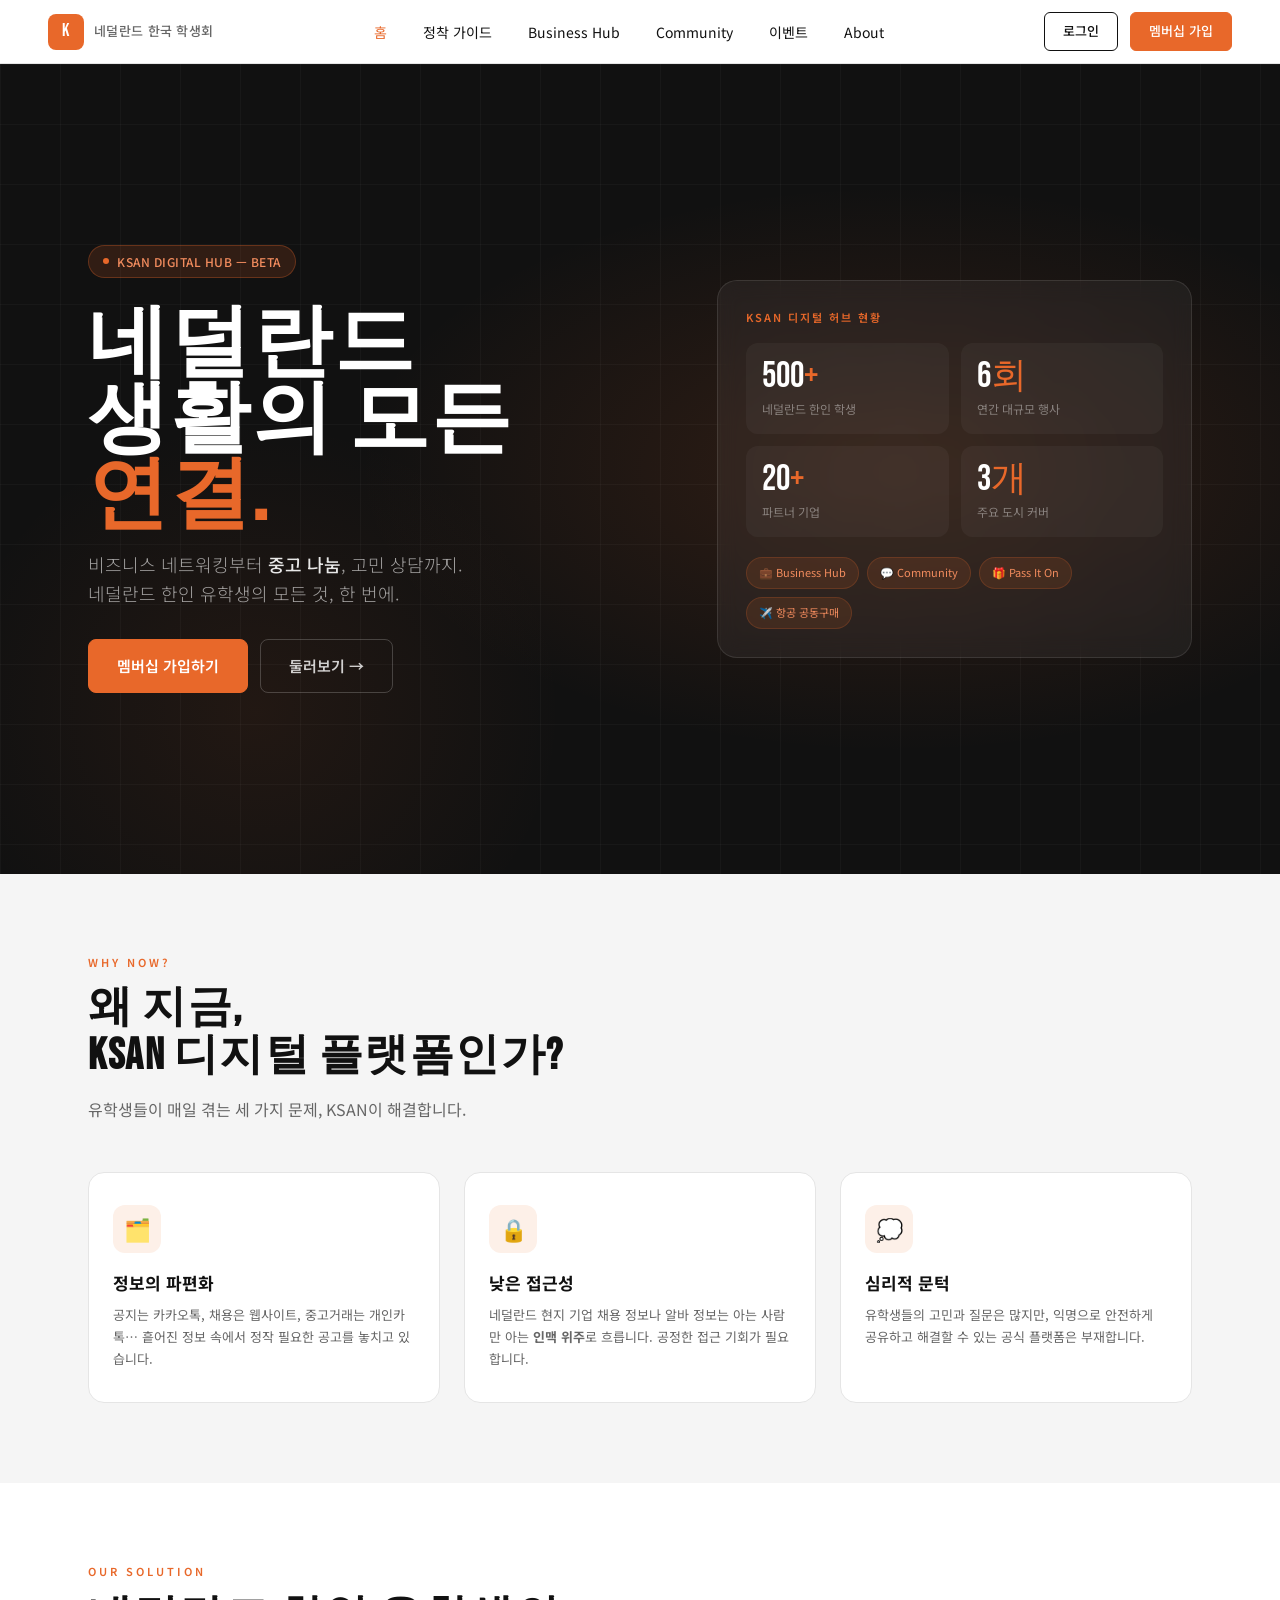
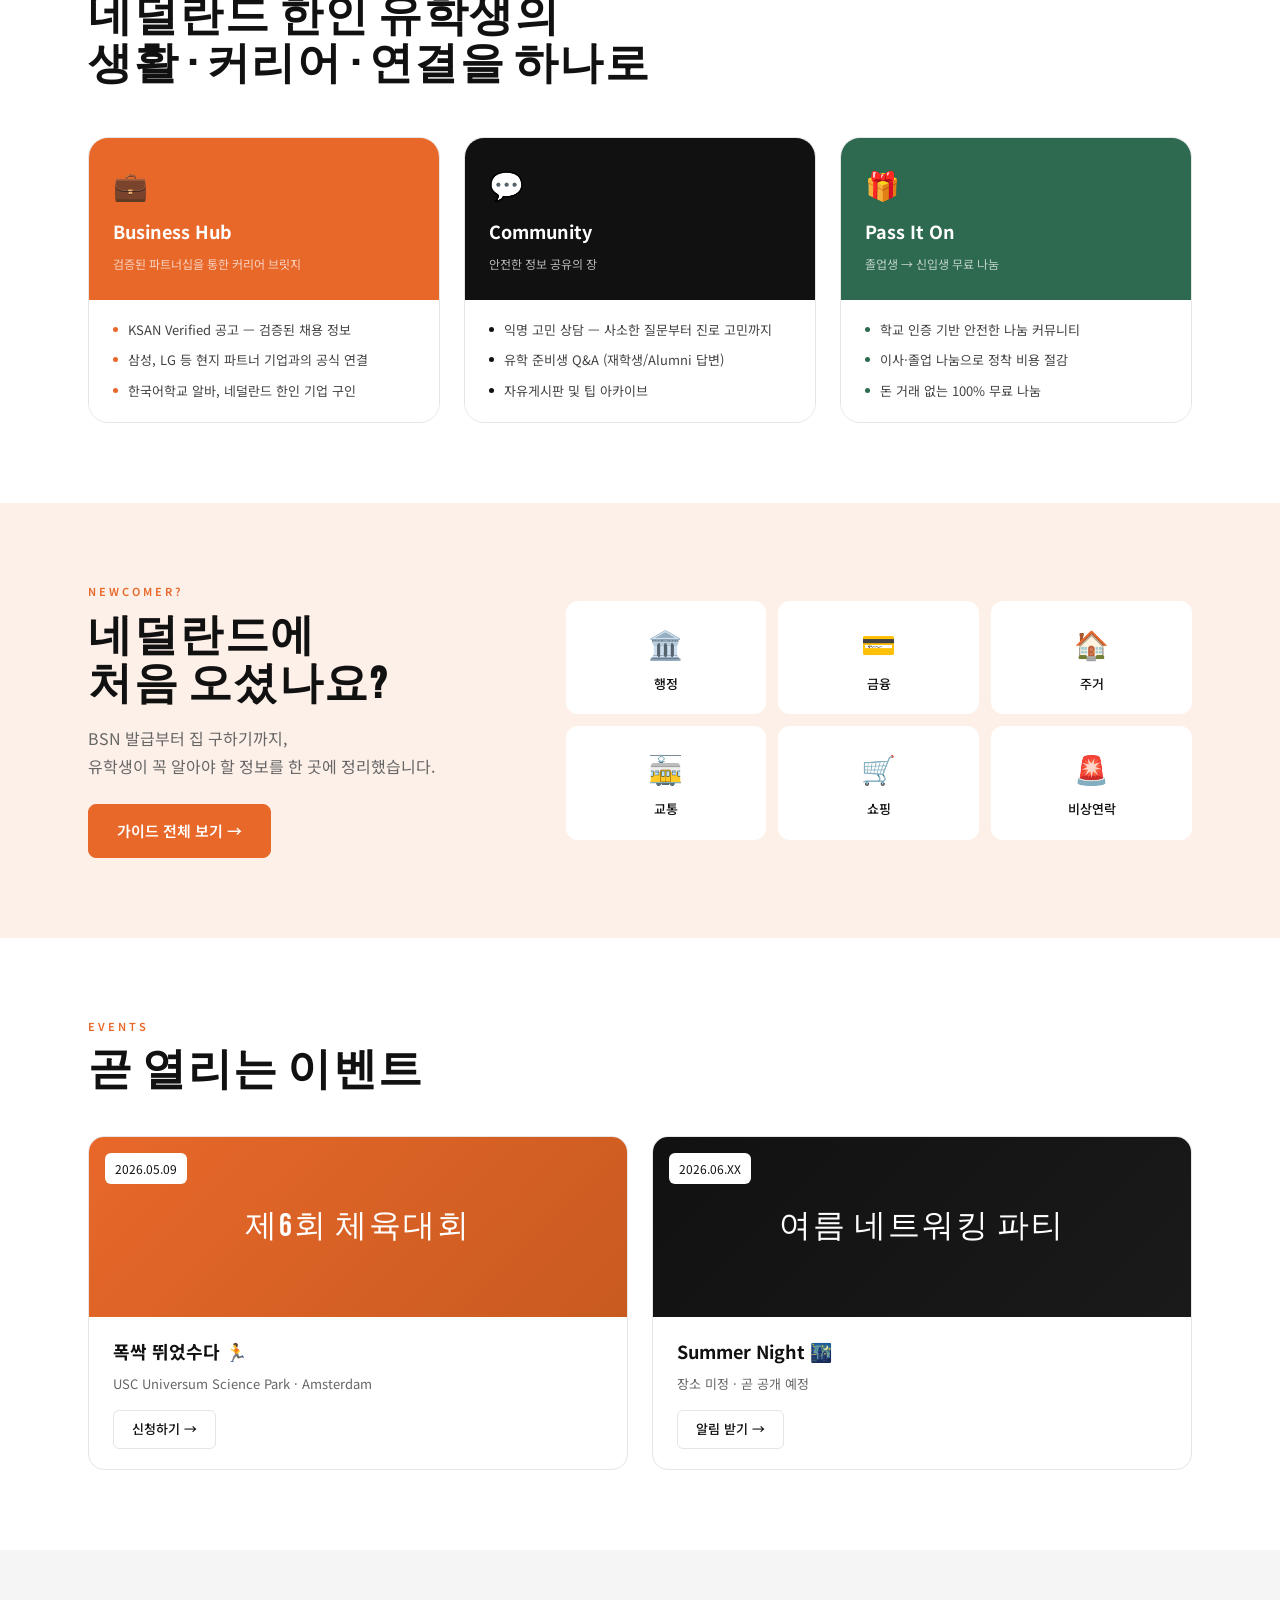
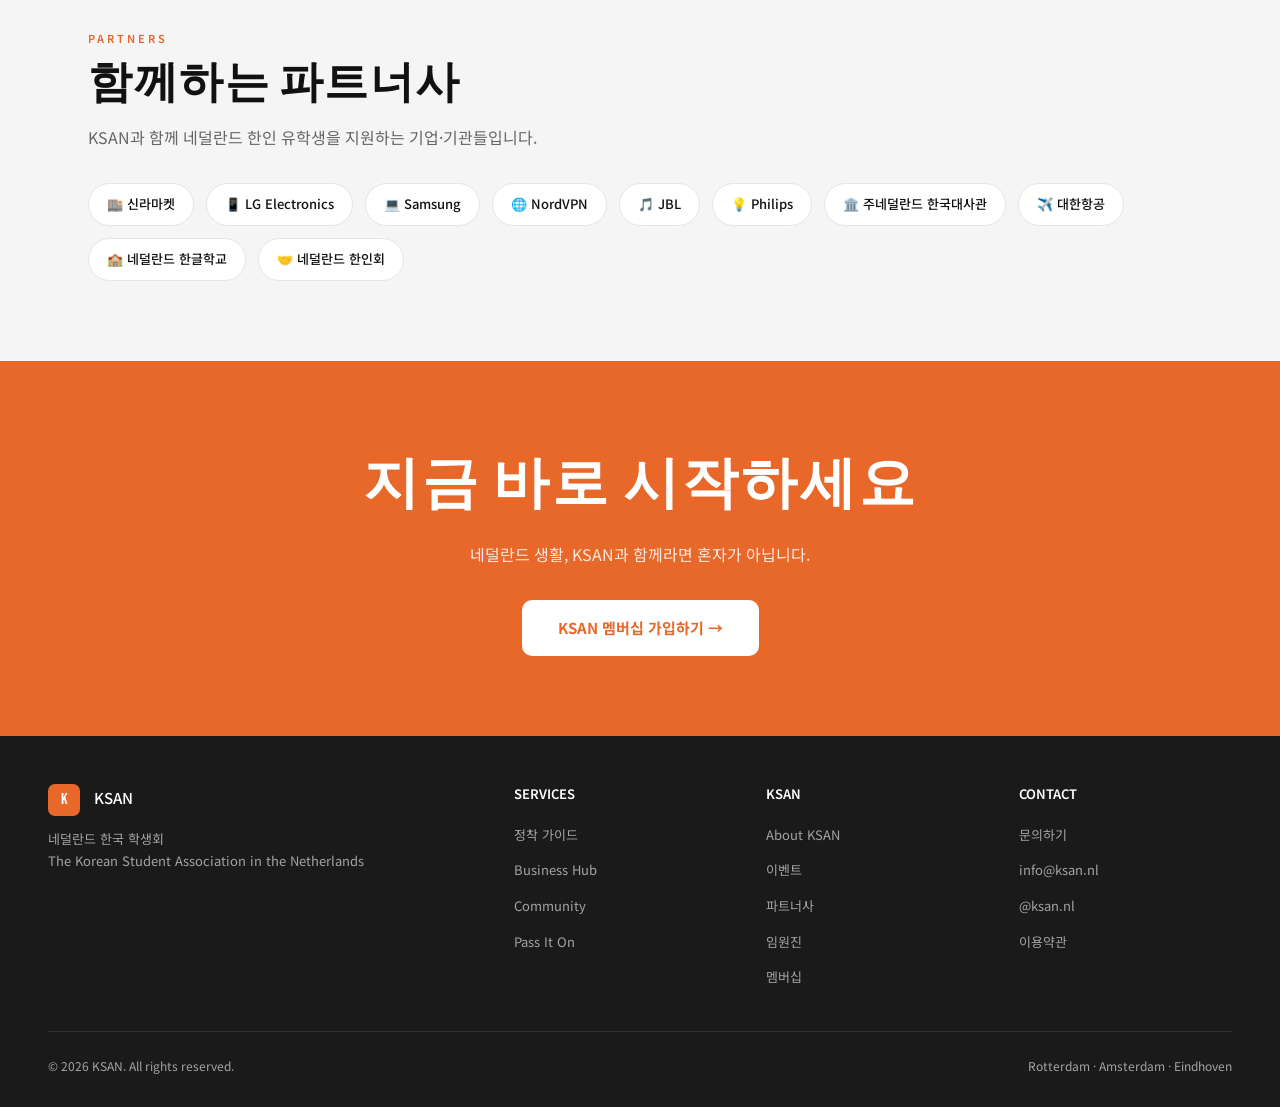
<file: index.html>
<!DOCTYPE html>
<html lang="ko">
<head>
<meta charset="UTF-8">
<meta name="viewport" content="width=device-width, initial-scale=1.0">
<title>KSAN — 네덜란드 한국 학생회</title>
<link href="https://fonts.googleapis.com/css2?family=Noto+Sans+KR:wght@300;400;500;700;900&family=Bebas+Neue&family=DM+Sans:wght@300;400;500&display=swap" rel="stylesheet">
<link rel="stylesheet" href="styles.css">
<style>
  /* 홈 전용 스타일 */
  .hero {
    min-height: 90vh;
    display: flex;
    align-items: center;
    background: var(--black);
    position: relative;
    overflow: hidden;
    padding: 80px 0;
  }

  .hero-bg {
    position: absolute; inset: 0;
    background: 
      radial-gradient(ellipse 60% 50% at 70% 50%, rgba(232,104,42,0.15) 0%, transparent 70%),
      radial-gradient(ellipse 40% 60% at 20% 80%, rgba(232,104,42,0.08) 0%, transparent 60%);
  }

  .hero-grid {
    position: absolute; inset: 0;
    background-image: 
      linear-gradient(rgba(255,255,255,0.03) 1px, transparent 1px),
      linear-gradient(90deg, rgba(255,255,255,0.03) 1px, transparent 1px);
    background-size: 60px 60px;
  }

  .hero-content {
    position: relative; z-index: 2;
    display: grid;
    grid-template-columns: 1.2fr 1fr;
    gap: 60px;
    align-items: center;
  }

  .hero-badge {
    display: inline-flex;
    align-items: center; gap: 8px;
    background: rgba(232,104,42,0.15);
    border: 1px solid rgba(232,104,42,0.3);
    border-radius: 100px;
    padding: 6px 14px;
    margin-bottom: 28px;
  }

  .hero-badge-dot {
    width: 6px; height: 6px;
    background: var(--orange);
    border-radius: 50%;
    animation: pulse 2s infinite;
  }

  @keyframes pulse {
    0%, 100% { opacity: 1; }
    50% { opacity: 0.4; }
  }

  .hero-badge span {
    font-size: 12px;
    color: var(--orange-light);
    font-weight: 500;
    letter-spacing: 0.5px;
  }

  .hero-title {
    font-family: 'Bebas Neue', sans-serif;
    font-size: 80px;
    line-height: 0.95;
    color: white;
    letter-spacing: 2px;
    margin-bottom: 16px;
  }

  .hero-title .accent { color: var(--orange); }

  .hero-subtitle {
    font-size: 18px;
    color: rgba(255,255,255,0.6);
    font-weight: 300;
    margin-bottom: 32px;
    line-height: 1.6;
  }

  .hero-subtitle strong {
    color: rgba(255,255,255,0.9);
    font-weight: 500;
  }

  .hero-cta { display: flex; gap: 12px; }

  .btn-hero-ghost {
    background: transparent;
    border: 1.5px solid rgba(255,255,255,0.2);
    color: rgba(255,255,255,0.8);
  }

  .btn-hero-ghost:hover {
    border-color: rgba(255,255,255,0.5);
    color: white;
  }

  .hero-card {
    background: rgba(255,255,255,0.05);
    border: 1px solid rgba(255,255,255,0.1);
    border-radius: 20px;
    padding: 28px;
    backdrop-filter: blur(10px);
  }

  .hero-card-label {
    font-size: 11px;
    text-transform: uppercase;
    letter-spacing: 2px;
    color: var(--orange);
    font-weight: 600;
    margin-bottom: 16px;
  }

  .hero-stats {
    display: grid;
    grid-template-columns: 1fr 1fr;
    gap: 12px;
    margin-bottom: 20px;
  }

  .hero-stat {
    background: rgba(255,255,255,0.04);
    border-radius: 12px;
    padding: 16px;
  }

  .hero-stat-num {
    font-family: 'Bebas Neue', sans-serif;
    font-size: 36px;
    color: white;
    line-height: 1;
    margin-bottom: 4px;
  }

  .hero-stat-num .stat-accent { color: var(--orange); }

  .hero-stat-label {
    font-size: 12px;
    color: rgba(255,255,255,0.4);
  }

  .hero-tags {
    display: flex;
    flex-wrap: wrap;
    gap: 8px;
  }

  .hero-tag {
    padding: 6px 12px;
    background: rgba(232,104,42,0.12);
    border: 1px solid rgba(232,104,42,0.2);
    border-radius: 100px;
    font-size: 11px;
    color: var(--orange-light);
  }

  /* WHY */
  .why { background: var(--light); }
  .why-grid {
    display: grid;
    grid-template-columns: repeat(3, 1fr);
    gap: 24px;
    margin-top: 48px;
  }

  .why-card {
    background: white;
    border-radius: 16px;
    padding: 32px 24px;
    border: 1px solid var(--border);
  }

  .why-icon {
    width: 48px; height: 48px;
    background: var(--orange-pale);
    border-radius: 12px;
    display: flex; align-items: center; justify-content: center;
    margin-bottom: 16px;
    font-size: 22px;
  }

  .why-card h3 {
    font-size: 17px;
    font-weight: 700;
    margin-bottom: 8px;
  }

  .why-card p {
    font-size: 13px;
    color: var(--gray);
    line-height: 1.7;
  }

  /* SOLUTION */
  .solution-grid {
    display: grid;
    grid-template-columns: repeat(3, 1fr);
    gap: 24px;
    margin-top: 48px;
  }

  .solution-card {
    border-radius: 20px;
    overflow: hidden;
    border: 1px solid var(--border);
    transition: transform 0.3s;
    text-decoration: none;
    color: inherit;
    display: block;
  }

  .solution-card:hover { transform: translateY(-4px); }

  .solution-card-header {
    padding: 24px;
    background: var(--orange);
  }

  .solution-card:nth-child(2) .solution-card-header { background: var(--black); }
  .solution-card:nth-child(3) .solution-card-header { background: var(--green); }

  .solution-card-icon {
    font-size: 28px;
    margin-bottom: 10px;
  }

  .solution-card-header h3 {
    font-size: 18px;
    color: white;
    margin-bottom: 4px;
  }

  .solution-card-header span {
    font-size: 12px;
    color: rgba(255,255,255,0.7);
  }

  .solution-card-body {
    padding: 20px 24px;
    background: white;
  }

  .solution-item {
    display: flex;
    align-items: flex-start;
    gap: 10px;
    margin-bottom: 10px;
  }

  .solution-item:last-child { margin-bottom: 0; }

  .solution-dot {
    width: 5px; height: 5px;
    background: var(--orange);
    border-radius: 50%;
    margin-top: 7px; flex-shrink: 0;
  }

  .solution-card:nth-child(2) .solution-dot { background: var(--black); }
  .solution-card:nth-child(3) .solution-dot { background: var(--green); }

  .solution-item p {
    font-size: 13px;
    color: #444;
  }

  /* GUIDE PREVIEW */
  .guide-preview {
    background: var(--orange-pale);
  }

  .guide-preview-inner {
    display: grid;
    grid-template-columns: 1fr 1.5fr;
    gap: 60px;
    align-items: center;
  }

  .guide-cats {
    display: grid;
    grid-template-columns: 1fr 1fr 1fr;
    gap: 12px;
  }

  .guide-cat {
    background: white;
    padding: 20px 16px;
    border-radius: 12px;
    text-align: center;
    text-decoration: none;
    color: inherit;
    transition: all 0.2s;
  }

  .guide-cat:hover {
    transform: translateY(-2px);
    box-shadow: 0 8px 20px rgba(0,0,0,0.05);
  }

  .guide-cat-icon { font-size: 28px; margin-bottom: 8px; }
  .guide-cat-name { font-size: 13px; font-weight: 500; }

  /* EVENTS */
  .events-grid {
    display: grid;
    grid-template-columns: 1fr 1fr;
    gap: 24px;
    margin-top: 40px;
  }

  .event-card {
    border: 1px solid var(--border);
    border-radius: 16px;
    overflow: hidden;
    transition: all 0.2s;
    text-decoration: none;
    color: inherit;
    display: block;
  }

  .event-card:hover {
    border-color: var(--orange);
    transform: translateY(-2px);
  }

  .event-image {
    height: 180px;
    background: linear-gradient(135deg, var(--orange), var(--orange-dark));
    position: relative;
    display: flex; align-items: center; justify-content: center;
    color: white;
    font-family: 'Bebas Neue', sans-serif;
    font-size: 32px;
    letter-spacing: 2px;
  }

  .event-card:nth-child(2) .event-image {
    background: linear-gradient(135deg, var(--black), var(--dark));
  }

  .event-date {
    position: absolute; top: 16px; left: 16px;
    background: white;
    color: var(--black);
    padding: 6px 10px;
    border-radius: 6px;
    font-family: 'Noto Sans KR';
    font-size: 12px;
    letter-spacing: 0;
  }

  .event-body { padding: 20px 24px; }

  .event-body h3 {
    font-size: 18px;
    margin-bottom: 8px;
  }

  .event-body p {
    font-size: 13px;
    color: var(--gray);
    margin-bottom: 16px;
  }

  /* PARTNERS */
  .partners-list {
    display: flex;
    flex-wrap: wrap;
    gap: 12px;
    margin-top: 32px;
  }

  .partner-chip {
    padding: 10px 18px;
    background: white;
    border: 1px solid var(--border);
    border-radius: 100px;
    font-size: 13px;
    font-weight: 500;
  }

  /* CTA */
  .cta-section {
    background: var(--orange);
    text-align: center;
    padding: 80px 48px;
  }

  .cta-section h2 {
    font-family: 'Bebas Neue', sans-serif;
    font-size: 56px;
    color: white;
    letter-spacing: 3px;
    margin-bottom: 12px;
  }

  .cta-section p {
    font-size: 16px;
    color: rgba(255,255,255,0.85);
    margin-bottom: 32px;
  }

  .btn-cta {
    padding: 16px 36px;
    background: white;
    color: var(--orange);
    border-radius: 10px;
    font-size: 15px;
    font-weight: 700;
    text-decoration: none;
    display: inline-block;
    transition: transform 0.2s;
  }

  .btn-cta:hover { transform: translateY(-2px); }

  @media (max-width: 768px) {
    .hero-content { grid-template-columns: 1fr; }
    .hero-title { font-size: 56px; }
    .why-grid, .solution-grid { grid-template-columns: 1fr; }
    .guide-preview-inner { grid-template-columns: 1fr; }
    .events-grid { grid-template-columns: 1fr; }
  }
</style>
</head>
<body>

<!-- NAV -->
<nav>
  <a href="index.html" class="nav-logo">
    <div class="nav-logo-box"><span>K</span></div>
    <span class="nav-logo-text">네덜란드 한국 학생회</span>
  </a>
  <ul class="nav-links">
    <li><a href="index.html" class="active">홈</a></li>
    <li><a href="guide.html">정착 가이드</a></li>
    <li><a href="business.html">Business Hub</a></li>
    <li><a href="community.html">Community</a></li>
    <li><a href="events.html">이벤트</a></li>
    <li><a href="about.html">About</a></li>
  </ul>
  <div class="nav-actions">
    <!-- shared.js가 자동 채움 -->
  </div>
</nav>

<!-- HERO -->
<section class="hero">
  <div class="hero-bg"></div>
  <div class="hero-grid"></div>
  <div class="container">
    <div class="hero-content">
      <div>
        <div class="hero-badge">
          <div class="hero-badge-dot"></div>
          <span>KSAN DIGITAL HUB — BETA</span>
        </div>
        <h1 class="hero-title">
          네덜란드<br>
          생활의 모든<br>
          <span class="accent">연결.</span>
        </h1>
        <p class="hero-subtitle">
          비즈니스 네트워킹부터 <strong>중고 나눔</strong>, 고민 상담까지.<br>
          네덜란드 한인 유학생의 모든 것, 한 번에.
        </p>
        <div class="hero-cta">
          <a href="signup.html" class="btn btn-primary btn-lg">멤버십 가입하기</a>
          <a href="#why" class="btn btn-hero-ghost btn-lg">둘러보기 →</a>
        </div>
      </div>

      <div class="hero-card">
        <div class="hero-card-label">KSAN 디지털 허브 현황</div>
        <div class="hero-stats">
          <div class="hero-stat">
            <div class="hero-stat-num">500<span class="stat-accent">+</span></div>
            <div class="hero-stat-label">네덜란드 한인 학생</div>
          </div>
          <div class="hero-stat">
            <div class="hero-stat-num">6<span class="stat-accent">회</span></div>
            <div class="hero-stat-label">연간 대규모 행사</div>
          </div>
          <div class="hero-stat">
            <div class="hero-stat-num">20<span class="stat-accent">+</span></div>
            <div class="hero-stat-label">파트너 기업</div>
          </div>
          <div class="hero-stat">
            <div class="hero-stat-num">3<span class="stat-accent">개</span></div>
            <div class="hero-stat-label">주요 도시 커버</div>
          </div>
        </div>
        <div class="hero-tags">
          <span class="hero-tag">💼 Business Hub</span>
          <span class="hero-tag">💬 Community</span>
          <span class="hero-tag">🎁 Pass It On</span>
          <span class="hero-tag">✈️ 항공 공동구매</span>
        </div>
      </div>
    </div>
  </div>
</section>

<!-- WHY -->
<section class="why" id="why">
  <div class="container">
    <div class="section-label">WHY NOW?</div>
    <h2 class="section-title">왜 지금,<br>KSAN 디지털 플랫폼인가?</h2>
    <p class="section-desc">유학생들이 매일 겪는 세 가지 문제, KSAN이 해결합니다.</p>

    <div class="why-grid">
      <div class="why-card">
        <div class="why-icon">🗂️</div>
        <h3>정보의 파편화</h3>
        <p>공지는 카카오톡, 채용은 웹사이트, 중고거래는 개인카톡… 흩어진 정보 속에서 정작 필요한 공고를 놓치고 있습니다.</p>
      </div>
      <div class="why-card">
        <div class="why-icon">🔒</div>
        <h3>낮은 접근성</h3>
        <p>네덜란드 현지 기업 채용 정보나 알바 정보는 아는 사람만 아는 <strong>인맥 위주</strong>로 흐릅니다. 공정한 접근 기회가 필요합니다.</p>
      </div>
      <div class="why-card">
        <div class="why-icon">💭</div>
        <h3>심리적 문턱</h3>
        <p>유학생들의 고민과 질문은 많지만, 익명으로 안전하게 공유하고 해결할 수 있는 공식 플랫폼은 부재합니다.</p>
      </div>
    </div>
  </div>
</section>

<!-- SOLUTION -->
<section>
  <div class="container">
    <div class="section-label">OUR SOLUTION</div>
    <h2 class="section-title">네덜란드 한인 유학생의<br>생활 · 커리어 · 연결을 하나로</h2>

    <div class="solution-grid">
      <a href="business.html" class="solution-card">
        <div class="solution-card-header">
          <div class="solution-card-icon">💼</div>
          <h3>Business Hub</h3>
          <span>검증된 파트너십을 통한 커리어 브릿지</span>
        </div>
        <div class="solution-card-body">
          <div class="solution-item">
            <div class="solution-dot"></div>
            <p>KSAN Verified 공고 — 검증된 채용 정보</p>
          </div>
          <div class="solution-item">
            <div class="solution-dot"></div>
            <p>삼성, LG 등 현지 파트너 기업과의 공식 연결</p>
          </div>
          <div class="solution-item">
            <div class="solution-dot"></div>
            <p>한국어학교 알바, 네덜란드 한인 기업 구인</p>
          </div>
        </div>
      </a>

      <a href="community.html" class="solution-card">
        <div class="solution-card-header">
          <div class="solution-card-icon">💬</div>
          <h3>Community</h3>
          <span>안전한 정보 공유의 장</span>
        </div>
        <div class="solution-card-body">
          <div class="solution-item">
            <div class="solution-dot"></div>
            <p>익명 고민 상담 — 사소한 질문부터 진로 고민까지</p>
          </div>
          <div class="solution-item">
            <div class="solution-dot"></div>
            <p>유학 준비생 Q&A (재학생/Alumni 답변)</p>
          </div>
          <div class="solution-item">
            <div class="solution-dot"></div>
            <p>자유게시판 및 팁 아카이브</p>
          </div>
        </div>
      </a>

      <a href="pass-it-on.html" class="solution-card">
        <div class="solution-card-header">
          <div class="solution-card-icon">🎁</div>
          <h3>Pass It On</h3>
          <span>졸업생 → 신입생 무료 나눔</span>
        </div>
        <div class="solution-card-body">
          <div class="solution-item">
            <div class="solution-dot"></div>
            <p>학교 인증 기반 안전한 나눔 커뮤니티</p>
          </div>
          <div class="solution-item">
            <div class="solution-dot"></div>
            <p>이사·졸업 나눔으로 정착 비용 절감</p>
          </div>
          <div class="solution-item">
            <div class="solution-dot"></div>
            <p>돈 거래 없는 100% 무료 나눔</p>
          </div>
        </div>
      </a>
    </div>
  </div>
</section>

<!-- GUIDE PREVIEW -->
<section class="guide-preview">
  <div class="container">
    <div class="guide-preview-inner">
      <div>
        <div class="section-label">NEWCOMER?</div>
        <h2 class="section-title">네덜란드에<br>처음 오셨나요?</h2>
        <p class="section-desc mb-24">
          BSN 발급부터 집 구하기까지,<br>
          유학생이 꼭 알아야 할 정보를 한 곳에 정리했습니다.
        </p>
        <a href="guide.html" class="btn btn-primary btn-lg">가이드 전체 보기 →</a>
      </div>
      <div class="guide-cats">
        <a href="guide.html" class="guide-cat">
          <div class="guide-cat-icon">🏛️</div>
          <div class="guide-cat-name">행정</div>
        </a>
        <a href="guide.html" class="guide-cat">
          <div class="guide-cat-icon">💳</div>
          <div class="guide-cat-name">금융</div>
        </a>
        <a href="guide.html" class="guide-cat">
          <div class="guide-cat-icon">🏠</div>
          <div class="guide-cat-name">주거</div>
        </a>
        <a href="guide.html" class="guide-cat">
          <div class="guide-cat-icon">🚋</div>
          <div class="guide-cat-name">교통</div>
        </a>
        <a href="guide.html" class="guide-cat">
          <div class="guide-cat-icon">🛒</div>
          <div class="guide-cat-name">쇼핑</div>
        </a>
        <a href="guide.html" class="guide-cat">
          <div class="guide-cat-icon">🚨</div>
          <div class="guide-cat-name">비상연락</div>
        </a>
      </div>
    </div>
  </div>
</section>

<!-- EVENTS -->
<section>
  <div class="container">
    <div class="section-label">EVENTS</div>
    <h2 class="section-title">곧 열리는 이벤트</h2>

    <div class="events-grid">
      <a href="events.html" class="event-card">
        <div class="event-image">
          <div class="event-date">2026.05.09</div>
          제6회 체육대회
        </div>
        <div class="event-body">
          <h3>폭싹 뛰었수다 🏃</h3>
          <p>USC Universum Science Park · Amsterdam</p>
          <span class="btn btn-ghost">신청하기 →</span>
        </div>
      </a>
      <a href="events.html" class="event-card">
        <div class="event-image">
          <div class="event-date">2026.06.XX</div>
          여름 네트워킹 파티
        </div>
        <div class="event-body">
          <h3>Summer Night 🌃</h3>
          <p>장소 미정 · 곧 공개 예정</p>
          <span class="btn btn-ghost">알림 받기 →</span>
        </div>
      </a>
    </div>
  </div>
</section>

<!-- PARTNERS -->
<section class="why">
  <div class="container">
    <div class="section-label">PARTNERS</div>
    <h2 class="section-title">함께하는 파트너사</h2>
    <p class="section-desc">KSAN과 함께 네덜란드 한인 유학생을 지원하는 기업·기관들입니다.</p>

    <div class="partners-list">
      <div class="partner-chip">🏬 신라마켓</div>
      <div class="partner-chip">📱 LG Electronics</div>
      <div class="partner-chip">💻 Samsung</div>
      <div class="partner-chip">🌐 NordVPN</div>
      <div class="partner-chip">🎵 JBL</div>
      <div class="partner-chip">💡 Philips</div>
      <div class="partner-chip">🏛️ 주네덜란드 한국대사관</div>
      <div class="partner-chip">✈️ 대한항공</div>
      <div class="partner-chip">🏫 네덜란드 한글학교</div>
      <div class="partner-chip">🤝 네덜란드 한인회</div>
    </div>
  </div>
</section>

<!-- CTA -->
<div class="cta-section">
  <h2>지금 바로 시작하세요</h2>
  <p>네덜란드 생활, KSAN과 함께라면 혼자가 아닙니다.</p>
  <a href="signup.html" class="btn-cta">KSAN 멤버십 가입하기 →</a>
</div>

<!-- FOOTER -->
<footer>
  <div class="footer-container">
    <div class="footer-brand">
      <div>
        <span class="footer-logo-box"><span>K</span></span>
        <span style="color: white; font-size: 15px; font-weight: 500;">KSAN</span>
      </div>
      <p>네덜란드 한국 학생회<br>The Korean Student Association in the Netherlands</p>
    </div>
    <div class="footer-col">
      <h4>SERVICES</h4>
      <ul>
        <li><a href="guide.html">정착 가이드</a></li>
        <li><a href="business.html">Business Hub</a></li>
        <li><a href="community.html">Community</a></li>
        <li><a href="pass-it-on.html">Pass It On</a></li>
      </ul>
    </div>
    <div class="footer-col">
      <h4>KSAN</h4>
      <ul>
        <li><a href="about.html">About KSAN</a></li>
        <li><a href="events.html">이벤트</a></li>
        <li><a href="partners.html">파트너사</a></li>
        <li><a href="team.html">임원진</a></li>
        <li><a href="membership.html">멤버십</a></li>
      </ul>
    </div>
    <div class="footer-col">
      <h4>CONTACT</h4>
      <ul>
        <li><a href="contact.html">문의하기</a></li>
        <li><a href="#">info@ksan.nl</a></li>
        <li><a href="#">@ksan.nl</a></li>
        <li><a href="#">이용약관</a></li>
      </ul>
    </div>
  </div>
  <div class="footer-bottom">
    <div>© 2026 KSAN. All rights reserved.</div>
    <div>Rotterdam · Amsterdam · Eindhoven</div>
  </div>
</footer>

<script src="shared.js"></script>
</body>
</html>
</file>
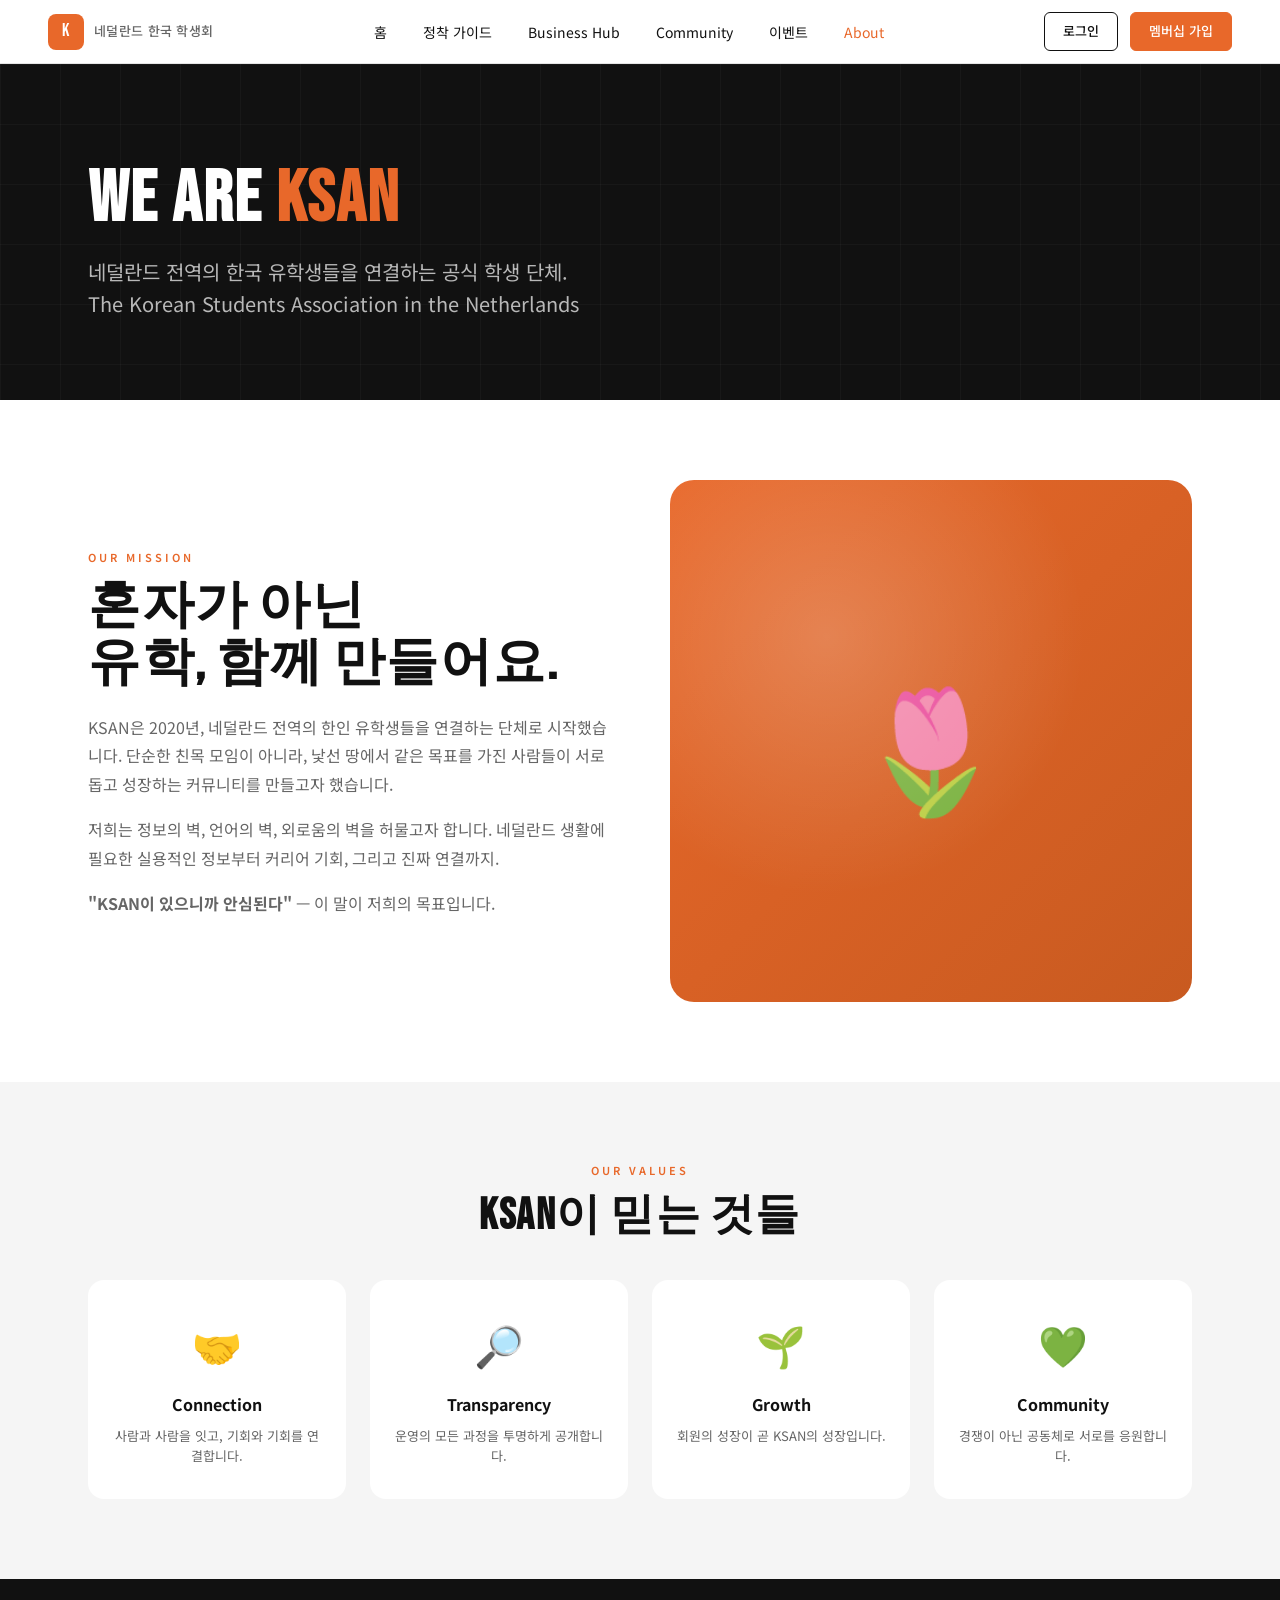
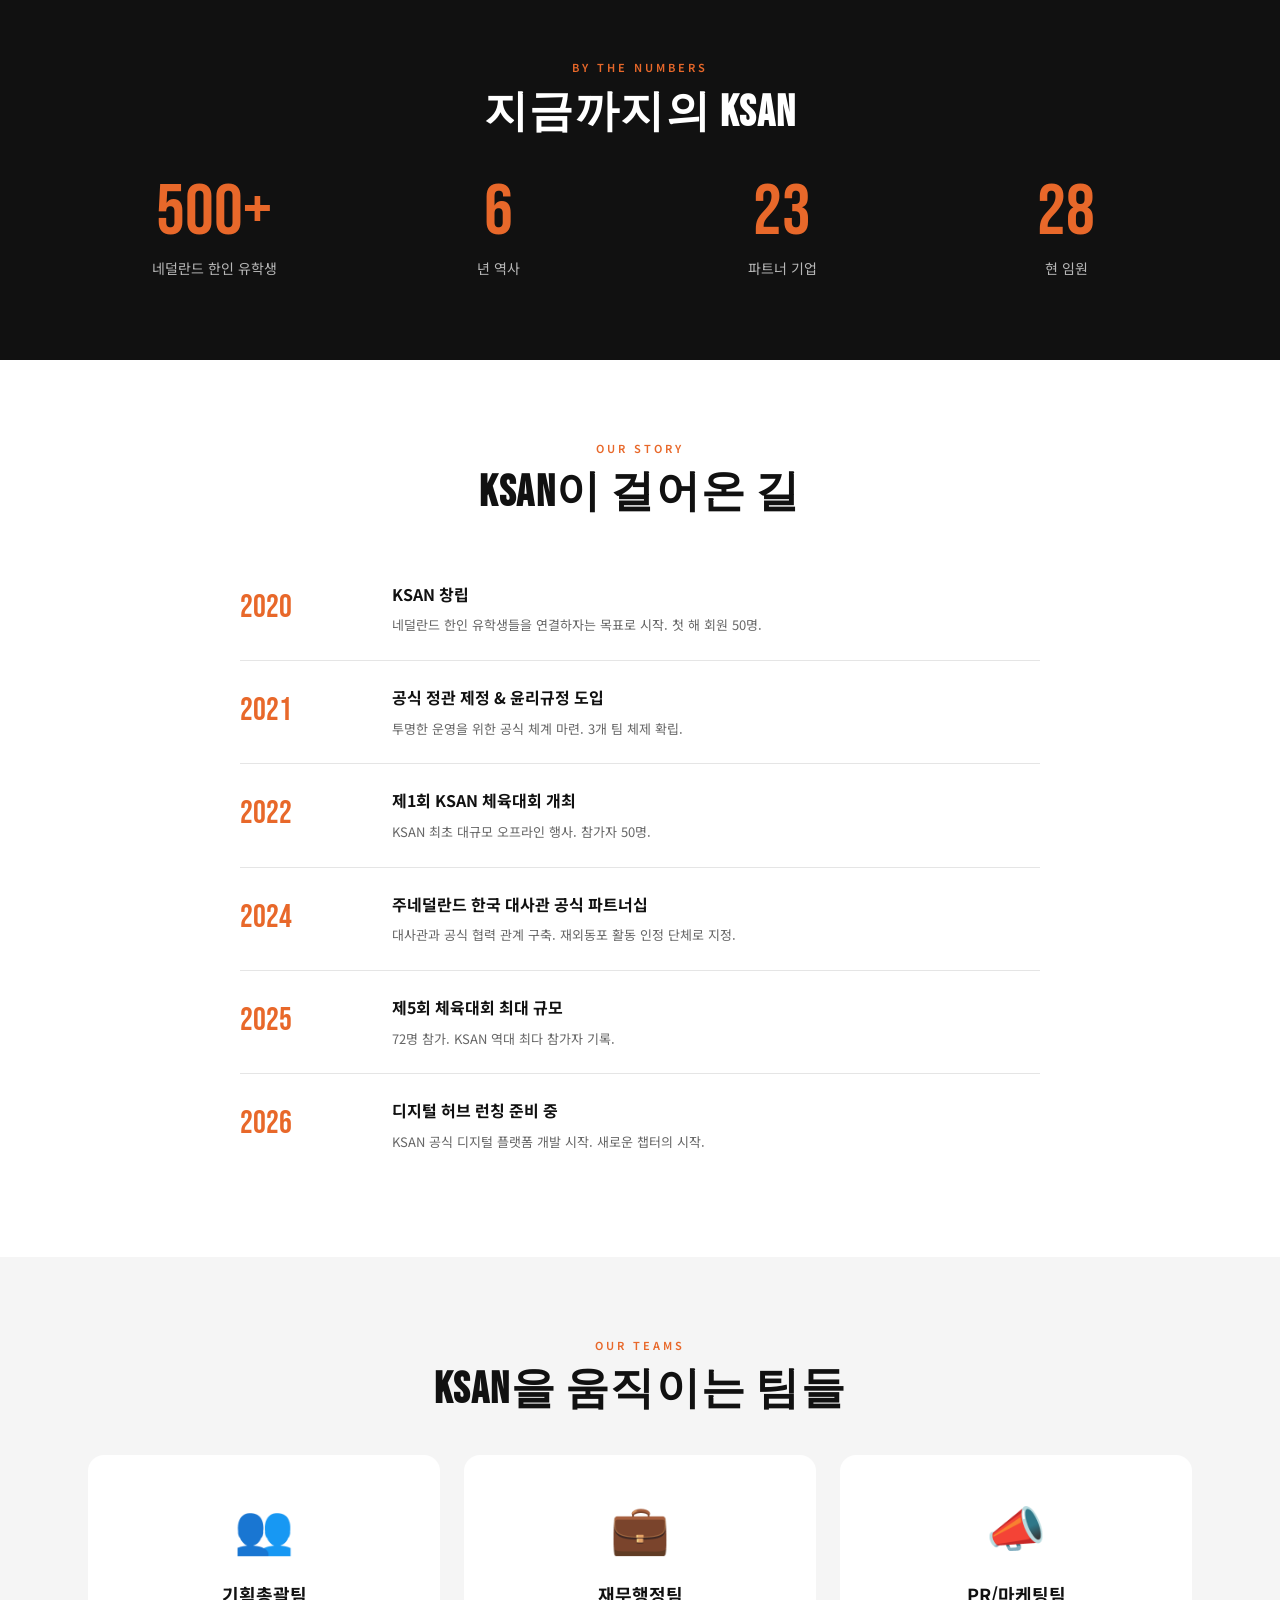
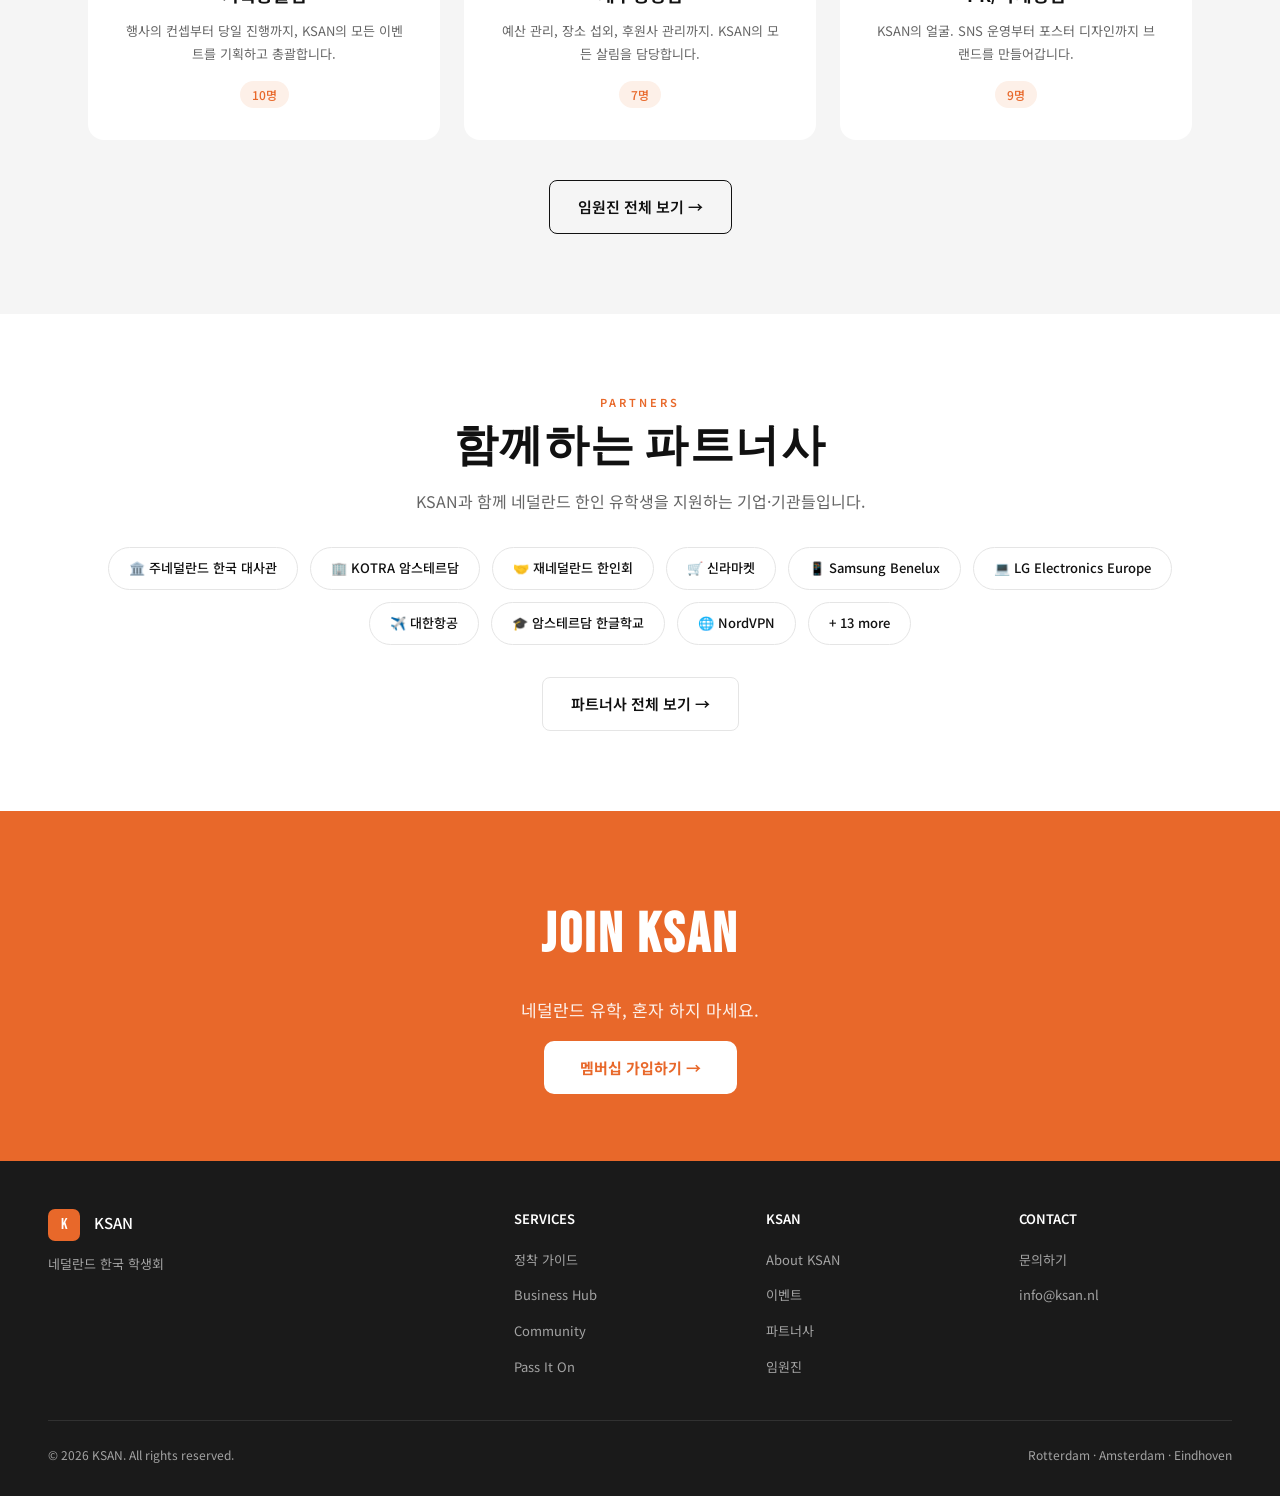
<file: about.html>
<!DOCTYPE html>
<html lang="ko">
<head>
<meta charset="UTF-8">
<meta name="viewport" content="width=device-width, initial-scale=1.0">
<title>About KSAN — 네덜란드 한국 학생회</title>
<link href="https://fonts.googleapis.com/css2?family=Noto+Sans+KR:wght@300;400;500;700;900&family=Bebas+Neue&display=swap" rel="stylesheet">
<link rel="stylesheet" href="styles.css">
<style>
  .about-hero {
    background: var(--black);
    color: white;
    padding: 100px 0 80px;
    position: relative;
    overflow: hidden;
  }
  .about-hero::before {
    content: '';
    position: absolute;
    inset: 0;
    background-image: 
      linear-gradient(rgba(255,255,255,0.03) 1px, transparent 1px),
      linear-gradient(90deg, rgba(255,255,255,0.03) 1px, transparent 1px);
    background-size: 60px 60px;
  }
  .about-hero-content { position: relative; z-index: 2; }
  .about-hero h1 {
    font-family: 'Bebas Neue', sans-serif;
    font-size: 72px;
    letter-spacing: 2px;
    line-height: 1;
    margin-bottom: 20px;
  }
  .about-hero h1 .accent { color: var(--orange); }
  .about-hero .subtitle {
    font-size: 20px;
    color: rgba(255,255,255,0.7);
    max-width: 700px;
    line-height: 1.6;
  }

  .section-block {
    padding: 80px 0;
  }

  .mission-grid {
    display: grid;
    grid-template-columns: 1fr 1fr;
    gap: 60px;
    align-items: center;
  }
  .mission-grid h2 {
    font-family: 'Bebas Neue', sans-serif;
    font-size: 52px;
    letter-spacing: 1.5px;
    line-height: 1.1;
    margin-bottom: 20px;
  }
  .mission-grid p {
    font-size: 16px;
    color: var(--gray);
    line-height: 1.8;
    margin-bottom: 16px;
  }

  .mission-visual {
    aspect-ratio: 1;
    background: linear-gradient(135deg, var(--orange), var(--orange-dark));
    border-radius: 24px;
    display: flex;
    align-items: center;
    justify-content: center;
    font-size: 120px;
    position: relative;
    overflow: hidden;
  }
  .mission-visual::before {
    content: '';
    position: absolute;
    inset: 0;
    background: radial-gradient(circle at 30% 30%, rgba(255,255,255,0.2), transparent 50%);
  }

  .values-section {
    background: var(--light);
  }
  .values-grid {
    display: grid;
    grid-template-columns: repeat(4, 1fr);
    gap: 24px;
    margin-top: 40px;
  }
  .value-card {
    background: white;
    padding: 32px 24px;
    border-radius: 16px;
    text-align: center;
  }
  .value-icon {
    font-size: 40px;
    margin-bottom: 16px;
  }
  .value-card h3 {
    font-size: 16px;
    margin-bottom: 8px;
  }
  .value-card p {
    font-size: 13px;
    color: var(--gray);
    line-height: 1.6;
  }

  .numbers-section {
    background: var(--black);
    color: white;
  }
  .numbers-grid {
    display: grid;
    grid-template-columns: repeat(4, 1fr);
    gap: 32px;
    margin-top: 40px;
  }
  .number-item {
    text-align: center;
  }
  .number-big {
    font-family: 'Bebas Neue', sans-serif;
    font-size: 72px;
    color: var(--orange);
    line-height: 1;
    margin-bottom: 8px;
  }
  .number-label {
    font-size: 14px;
    color: rgba(255,255,255,0.7);
  }

  .history-timeline {
    max-width: 800px;
    margin: 40px auto 0;
  }
  .timeline-item {
    display: grid;
    grid-template-columns: 120px 1fr;
    gap: 32px;
    padding: 24px 0;
    border-bottom: 1px solid var(--border);
  }
  .timeline-item:last-child { border-bottom: none; }
  .timeline-year {
    font-family: 'Bebas Neue', sans-serif;
    font-size: 32px;
    color: var(--orange);
  }
  .timeline-content h4 {
    font-size: 16px;
    margin-bottom: 8px;
  }
  .timeline-content p {
    font-size: 13px;
    color: var(--gray);
    line-height: 1.6;
  }

  .teams-section {
    background: var(--light);
  }
  .teams-grid {
    display: grid;
    grid-template-columns: repeat(3, 1fr);
    gap: 24px;
    margin-top: 40px;
  }
  .team-card {
    background: white;
    border-radius: 16px;
    padding: 32px;
    text-align: center;
  }
  .team-emoji {
    font-size: 48px;
    margin-bottom: 16px;
  }
  .team-card h3 {
    font-size: 18px;
    margin-bottom: 12px;
  }
  .team-card p {
    font-size: 13px;
    color: var(--gray);
    line-height: 1.7;
    margin-bottom: 16px;
  }
  .team-size {
    display: inline-block;
    padding: 4px 12px;
    background: var(--orange-pale);
    color: var(--orange);
    border-radius: 20px;
    font-size: 12px;
    font-weight: 500;
  }

  .partners-preview {
    padding: 80px 0;
    text-align: center;
  }
  .partners-strip {
    display: flex;
    gap: 12px;
    flex-wrap: wrap;
    justify-content: center;
    margin: 32px 0;
  }
  .partner-pill {
    padding: 10px 20px;
    background: white;
    border: 1px solid var(--border);
    border-radius: 100px;
    font-size: 13px;
    font-weight: 500;
  }

  .cta-final {
    background: var(--orange);
    color: white;
    padding: 80px 0;
    text-align: center;
  }
  .cta-final h2 {
    font-family: 'Bebas Neue', sans-serif;
    font-size: 56px;
    letter-spacing: 3px;
    margin-bottom: 16px;
  }
  .cta-final p {
    font-size: 17px;
    opacity: 0.9;
    margin-bottom: 32px;
  }
  .btn-cta-final {
    padding: 16px 36px;
    background: white;
    color: var(--orange);
    border: none;
    border-radius: 10px;
    font-size: 15px;
    font-weight: 700;
    cursor: pointer;
    font-family: inherit;
  }

  @media (max-width: 768px) {
    .mission-grid { grid-template-columns: 1fr; }
    .values-grid { grid-template-columns: 1fr 1fr; }
    .numbers-grid { grid-template-columns: 1fr 1fr; }
    .teams-grid { grid-template-columns: 1fr; }
  }
</style>
</head>
<body>

<nav>
  <a href="index.html" class="nav-logo">
    <div class="nav-logo-box"><span>K</span></div>
    <span class="nav-logo-text">네덜란드 한국 학생회</span>
  </a>
  <ul class="nav-links">
    <li><a href="index.html">홈</a></li>
    <li><a href="guide.html">정착 가이드</a></li>
    <li><a href="business.html">Business Hub</a></li>
    <li><a href="community.html">Community</a></li>
    <li><a href="events.html">이벤트</a></li>
    <li><a href="about.html" class="active">About</a></li>
  </ul>
  <div class="nav-actions"></div>
</nav>

<section class="about-hero">
  <div class="container">
    <div class="about-hero-content">
      <h1>WE ARE <span class="accent">KSAN</span></h1>
      <p class="subtitle">네덜란드 전역의 한국 유학생들을 연결하는 공식 학생 단체.<br>
      The Korean Students Association in the Netherlands</p>
    </div>
  </div>
</section>

<section class="section-block">
  <div class="container">
    <div class="mission-grid">
      <div>
        <div class="section-label">OUR MISSION</div>
        <h2>혼자가 아닌<br>유학, 함께 만들어요.</h2>
        <p>
          KSAN은 2020년, 네덜란드 전역의 한인 유학생들을 연결하는 단체로 시작했습니다. 
          단순한 친목 모임이 아니라, 낯선 땅에서 같은 목표를 가진 사람들이 서로 돕고 성장하는 커뮤니티를 만들고자 했습니다.
        </p>
        <p>
          저희는 정보의 벽, 언어의 벽, 외로움의 벽을 허물고자 합니다. 
          네덜란드 생활에 필요한 실용적인 정보부터 커리어 기회, 그리고 진짜 연결까지.
        </p>
        <p>
          <strong>"KSAN이 있으니까 안심된다"</strong> — 이 말이 저희의 목표입니다.
        </p>
      </div>
      <div class="mission-visual">
        🌷
      </div>
    </div>
  </div>
</section>

<section class="section-block values-section">
  <div class="container">
    <div style="text-align: center; max-width: 600px; margin: 0 auto;">
      <div class="section-label">OUR VALUES</div>
      <h2 class="section-title">KSAN이 믿는 것들</h2>
    </div>

    <div class="values-grid">
      <div class="value-card">
        <div class="value-icon">🤝</div>
        <h3>Connection</h3>
        <p>사람과 사람을 잇고, 기회와 기회를 연결합니다.</p>
      </div>
      <div class="value-card">
        <div class="value-icon">🔎</div>
        <h3>Transparency</h3>
        <p>운영의 모든 과정을 투명하게 공개합니다.</p>
      </div>
      <div class="value-card">
        <div class="value-icon">🌱</div>
        <h3>Growth</h3>
        <p>회원의 성장이 곧 KSAN의 성장입니다.</p>
      </div>
      <div class="value-card">
        <div class="value-icon">💚</div>
        <h3>Community</h3>
        <p>경쟁이 아닌 공동체로 서로를 응원합니다.</p>
      </div>
    </div>
  </div>
</section>

<section class="section-block numbers-section">
  <div class="container">
    <div style="text-align: center; max-width: 600px; margin: 0 auto;">
      <div class="section-label" style="color: var(--orange);">BY THE NUMBERS</div>
      <h2 class="section-title" style="color: white;">지금까지의 KSAN</h2>
    </div>

    <div class="numbers-grid">
      <div class="number-item">
        <div class="number-big">500+</div>
        <div class="number-label">네덜란드 한인 유학생</div>
      </div>
      <div class="number-item">
        <div class="number-big">6</div>
        <div class="number-label">년 역사</div>
      </div>
      <div class="number-item">
        <div class="number-big">23</div>
        <div class="number-label">파트너 기업</div>
      </div>
      <div class="number-item">
        <div class="number-big">28</div>
        <div class="number-label">현 임원</div>
      </div>
    </div>
  </div>
</section>

<section class="section-block">
  <div class="container">
    <div style="text-align: center; max-width: 600px; margin: 0 auto;">
      <div class="section-label">OUR STORY</div>
      <h2 class="section-title">KSAN이 걸어온 길</h2>
    </div>

    <div class="history-timeline">
      <div class="timeline-item">
        <div class="timeline-year">2020</div>
        <div class="timeline-content">
          <h4>KSAN 창립</h4>
          <p>네덜란드 한인 유학생들을 연결하자는 목표로 시작. 첫 해 회원 50명.</p>
        </div>
      </div>
      <div class="timeline-item">
        <div class="timeline-year">2021</div>
        <div class="timeline-content">
          <h4>공식 정관 제정 & 윤리규정 도입</h4>
          <p>투명한 운영을 위한 공식 체계 마련. 3개 팀 체제 확립.</p>
        </div>
      </div>
      <div class="timeline-item">
        <div class="timeline-year">2022</div>
        <div class="timeline-content">
          <h4>제1회 KSAN 체육대회 개최</h4>
          <p>KSAN 최초 대규모 오프라인 행사. 참가자 50명.</p>
        </div>
      </div>
      <div class="timeline-item">
        <div class="timeline-year">2024</div>
        <div class="timeline-content">
          <h4>주네덜란드 한국 대사관 공식 파트너십</h4>
          <p>대사관과 공식 협력 관계 구축. 재외동포 활동 인정 단체로 지정.</p>
        </div>
      </div>
      <div class="timeline-item">
        <div class="timeline-year">2025</div>
        <div class="timeline-content">
          <h4>제5회 체육대회 최대 규모</h4>
          <p>72명 참가. KSAN 역대 최다 참가자 기록.</p>
        </div>
      </div>
      <div class="timeline-item">
        <div class="timeline-year">2026</div>
        <div class="timeline-content">
          <h4>디지털 허브 런칭 준비 중</h4>
          <p>KSAN 공식 디지털 플랫폼 개발 시작. 새로운 챕터의 시작.</p>
        </div>
      </div>
    </div>
  </div>
</section>

<section class="section-block teams-section">
  <div class="container">
    <div style="text-align: center; max-width: 600px; margin: 0 auto;">
      <div class="section-label">OUR TEAMS</div>
      <h2 class="section-title">KSAN을 움직이는 팀들</h2>
    </div>

    <div class="teams-grid">
      <div class="team-card">
        <div class="team-emoji">👥</div>
        <h3>기획총괄팀</h3>
        <p>행사의 컨셉부터 당일 진행까지, KSAN의 모든 이벤트를 기획하고 총괄합니다.</p>
        <span class="team-size">10명</span>
      </div>
      <div class="team-card">
        <div class="team-emoji">💼</div>
        <h3>재무행정팀</h3>
        <p>예산 관리, 장소 섭외, 후원사 관리까지. KSAN의 모든 살림을 담당합니다.</p>
        <span class="team-size">7명</span>
      </div>
      <div class="team-card">
        <div class="team-emoji">📣</div>
        <h3>PR/마케팅팀</h3>
        <p>KSAN의 얼굴. SNS 운영부터 포스터 디자인까지 브랜드를 만들어갑니다.</p>
        <span class="team-size">9명</span>
      </div>
    </div>

    <div style="text-align: center; margin-top: 40px;">
      <a href="team.html" class="btn btn-outline btn-lg">임원진 전체 보기 →</a>
    </div>
  </div>
</section>

<section class="partners-preview">
  <div class="container">
    <div class="section-label">PARTNERS</div>
    <h2 class="section-title">함께하는 파트너사</h2>
    <p class="section-desc" style="margin: 16px auto;">KSAN과 함께 네덜란드 한인 유학생을 지원하는 기업·기관들입니다.</p>
    
    <div class="partners-strip">
      <div class="partner-pill">🏛️ 주네덜란드 한국 대사관</div>
      <div class="partner-pill">🏢 KOTRA 암스테르담</div>
      <div class="partner-pill">🤝 재네덜란드 한인회</div>
      <div class="partner-pill">🛒 신라마켓</div>
      <div class="partner-pill">📱 Samsung Benelux</div>
      <div class="partner-pill">💻 LG Electronics Europe</div>
      <div class="partner-pill">✈️ 대한항공</div>
      <div class="partner-pill">🎓 암스테르담 한글학교</div>
      <div class="partner-pill">🌐 NordVPN</div>
      <div class="partner-pill">+ 13 more</div>
    </div>

    <a href="partners.html" class="btn btn-ghost btn-lg">파트너사 전체 보기 →</a>
  </div>
</section>

<section class="cta-final">
  <div class="container">
    <h2>JOIN KSAN</h2>
    <p>네덜란드 유학, 혼자 하지 마세요.</p>
    <a href="signup.html" class="btn-cta-final">멤버십 가입하기 →</a>
  </div>
</section>

<footer>
  <div class="footer-container">
    <div class="footer-brand">
      <div>
        <span class="footer-logo-box"><span>K</span></span>
        <span style="color: white; font-size: 15px; font-weight: 500;">KSAN</span>
      </div>
      <p>네덜란드 한국 학생회</p>
    </div>
    <div class="footer-col">
      <h4>SERVICES</h4>
      <ul>
        <li><a href="guide.html">정착 가이드</a></li>
        <li><a href="business.html">Business Hub</a></li>
        <li><a href="community.html">Community</a></li>
        <li><a href="pass-it-on.html">Pass It On</a></li>
      </ul>
    </div>
    <div class="footer-col">
      <h4>KSAN</h4>
      <ul>
        <li><a href="about.html">About KSAN</a></li>
        <li><a href="events.html">이벤트</a></li>
        <li><a href="partners.html">파트너사</a></li>
        <li><a href="team.html">임원진</a></li>
      </ul>
    </div>
    <div class="footer-col">
      <h4>CONTACT</h4>
      <ul>
        <li><a href="contact.html">문의하기</a></li>
        <li><a href="#">info@ksan.nl</a></li>
      </ul>
    </div>
  </div>
  <div class="footer-bottom">
    <div>© 2026 KSAN. All rights reserved.</div>
    <div>Rotterdam · Amsterdam · Eindhoven</div>
  </div>
</footer>

<script src="shared.js"></script>
</body>
</html>
</file>
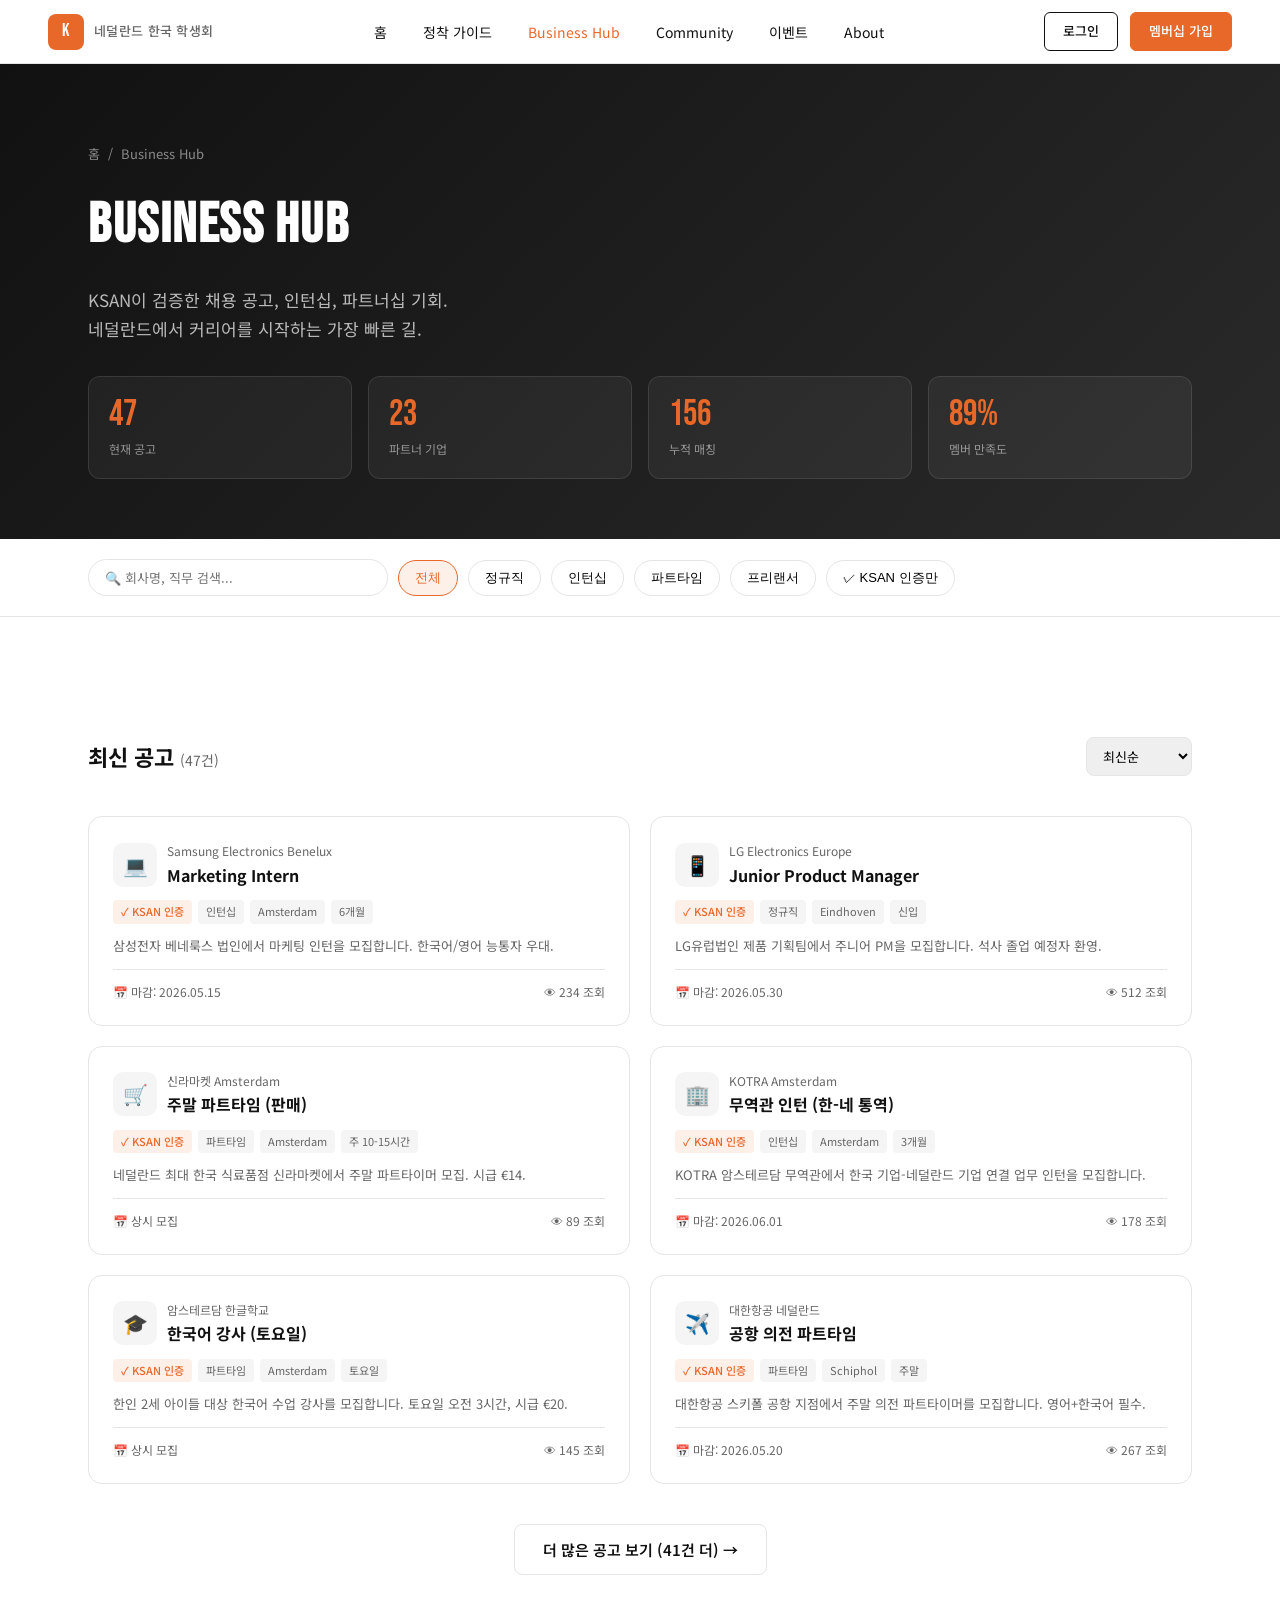
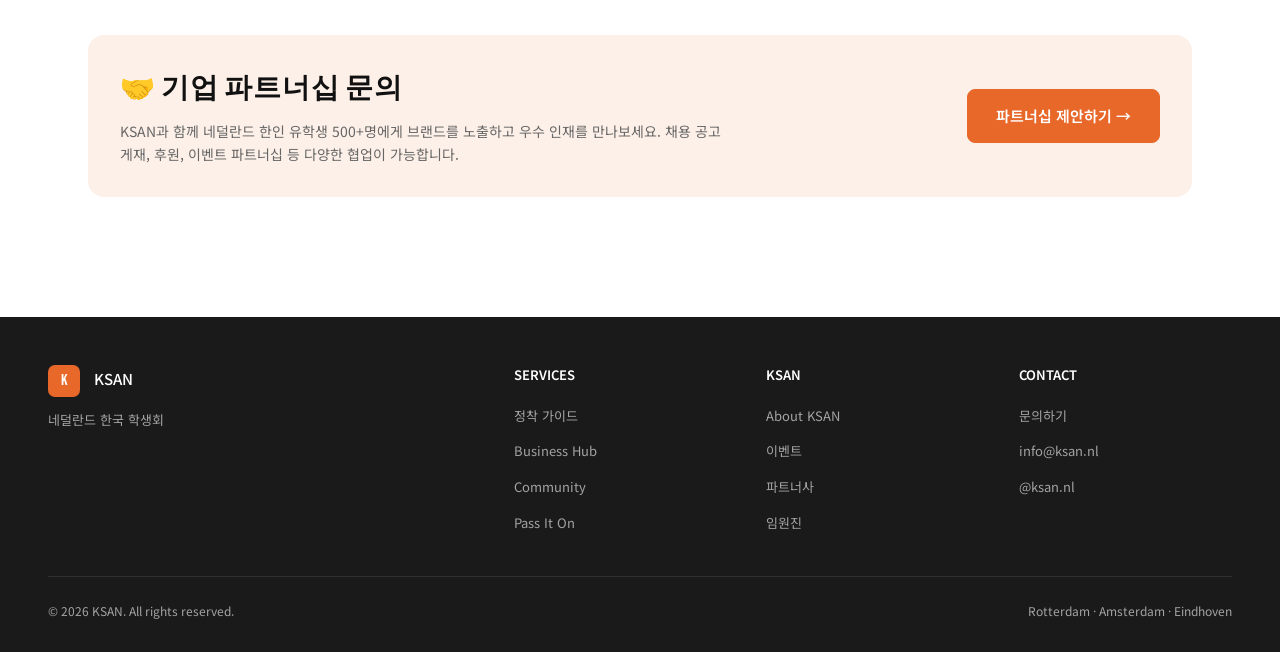
<file: business.html>
<!DOCTYPE html>
<html lang="ko">
<head>
<meta charset="UTF-8">
<meta name="viewport" content="width=device-width, initial-scale=1.0">
<title>Business Hub — KSAN</title>
<link href="https://fonts.googleapis.com/css2?family=Noto+Sans+KR:wght@300;400;500;700;900&family=Bebas+Neue&display=swap" rel="stylesheet">
<link rel="stylesheet" href="styles.css">
<style>
  .biz-hero {
    background: linear-gradient(135deg, var(--black), #2A2A2A);
    color: white;
    padding: 80px 0 60px;
  }
  .biz-hero h1 {
    font-family: 'Bebas Neue', sans-serif;
    font-size: 56px;
    letter-spacing: 1.5px;
    margin-bottom: 16px;
  }
  .biz-hero p {
    font-size: 17px;
    color: rgba(255,255,255,0.7);
    max-width: 600px;
    line-height: 1.7;
  }
  .biz-stats {
    display: grid;
    grid-template-columns: repeat(4, 1fr);
    gap: 16px;
    margin-top: 32px;
  }
  .biz-stat {
    background: rgba(255,255,255,0.05);
    border: 1px solid rgba(255,255,255,0.1);
    border-radius: 12px;
    padding: 20px;
  }
  .biz-stat-num {
    font-family: 'Bebas Neue', sans-serif;
    font-size: 36px;
    color: var(--orange);
    line-height: 1;
    margin-bottom: 6px;
  }
  .biz-stat-label { font-size: 12px; color: rgba(255,255,255,0.5); }

  .filters {
    background: white;
    border-bottom: 1px solid var(--border);
    padding: 20px 0;
    position: sticky;
    top: 64px;
    z-index: 10;
  }
  .filter-row {
    display: flex;
    gap: 10px;
    flex-wrap: wrap;
    align-items: center;
  }
  .filter-chip {
    padding: 8px 16px;
    border: 1.5px solid var(--border);
    border-radius: 100px;
    background: white;
    font-size: 13px;
    cursor: pointer;
    transition: all 0.2s;
  }
  .filter-chip:hover, .filter-chip.active {
    border-color: var(--orange);
    color: var(--orange);
    background: var(--orange-pale);
  }
  .search-bar {
    flex: 1;
    max-width: 300px;
    padding: 8px 16px;
    border: 1.5px solid var(--border);
    border-radius: 100px;
    font-size: 13px;
    font-family: inherit;
  }

  .job-grid {
    display: grid;
    grid-template-columns: 1fr 1fr;
    gap: 20px;
    margin-top: 40px;
  }
  .job-card {
    background: white;
    border: 1px solid var(--border);
    border-radius: 14px;
    padding: 24px;
    transition: all 0.2s;
    cursor: pointer;
  }
  .job-card:hover {
    border-color: var(--orange);
    transform: translateY(-2px);
    box-shadow: 0 8px 24px rgba(0,0,0,0.05);
  }
  .job-header {
    display: flex;
    justify-content: space-between;
    align-items: flex-start;
    margin-bottom: 12px;
  }
  .job-company {
    display: flex;
    align-items: center;
    gap: 10px;
  }
  .company-logo {
    width: 44px;
    height: 44px;
    background: var(--light);
    border-radius: 10px;
    display: flex;
    align-items: center;
    justify-content: center;
    font-size: 20px;
    flex-shrink: 0;
  }
  .job-company-name {
    font-size: 12px;
    color: var(--gray);
    display: block;
  }
  .job-title {
    font-size: 16px;
    font-weight: 700;
    margin-top: 2px;
  }
  .job-tags {
    display: flex;
    gap: 6px;
    flex-wrap: wrap;
    margin-bottom: 12px;
  }
  .job-tag {
    padding: 3px 8px;
    background: var(--light);
    border-radius: 4px;
    font-size: 11px;
    color: var(--gray);
  }
  .job-tag.verified {
    background: var(--orange-pale);
    color: var(--orange);
    font-weight: 500;
  }
  .job-meta {
    display: flex;
    justify-content: space-between;
    font-size: 12px;
    color: var(--gray);
    margin-top: 12px;
    padding-top: 12px;
    border-top: 1px solid var(--border);
  }

  .partner-cta {
    background: var(--orange-pale);
    border-radius: 16px;
    padding: 32px;
    margin: 60px 0 40px;
    display: grid;
    grid-template-columns: 1.5fr 1fr;
    gap: 32px;
    align-items: center;
  }
  .partner-cta h3 {
    font-family: 'Bebas Neue', sans-serif;
    font-size: 28px;
    letter-spacing: 1px;
    margin-bottom: 8px;
  }
  .partner-cta p {
    color: var(--gray);
    font-size: 14px;
    line-height: 1.6;
  }

  @media (max-width: 768px) {
    .job-grid { grid-template-columns: 1fr; }
    .biz-stats { grid-template-columns: 1fr 1fr; }
    .partner-cta { grid-template-columns: 1fr; }
  }
</style>
</head>
<body>

<nav>
  <a href="index.html" class="nav-logo">
    <div class="nav-logo-box"><span>K</span></div>
    <span class="nav-logo-text">네덜란드 한국 학생회</span>
  </a>
  <ul class="nav-links">
    <li><a href="index.html">홈</a></li>
    <li><a href="guide.html">정착 가이드</a></li>
    <li><a href="business.html" class="active">Business Hub</a></li>
    <li><a href="community.html">Community</a></li>
    <li><a href="events.html">이벤트</a></li>
    <li><a href="about.html">About</a></li>
  </ul>
  <div class="nav-actions"></div>
</nav>

<section class="biz-hero">
  <div class="container">
    <div class="breadcrumb" style="color: rgba(255,255,255,0.5);">
      <a href="index.html" style="color: rgba(255,255,255,0.5);">홈</a> / <span>Business Hub</span>
    </div>
    <h1>Business Hub</h1>
    <p>KSAN이 검증한 채용 공고, 인턴십, 파트너십 기회.<br>
    네덜란드에서 커리어를 시작하는 가장 빠른 길.</p>

    <div class="biz-stats">
      <div class="biz-stat">
        <div class="biz-stat-num">47</div>
        <div class="biz-stat-label">현재 공고</div>
      </div>
      <div class="biz-stat">
        <div class="biz-stat-num">23</div>
        <div class="biz-stat-label">파트너 기업</div>
      </div>
      <div class="biz-stat">
        <div class="biz-stat-num">156</div>
        <div class="biz-stat-label">누적 매칭</div>
      </div>
      <div class="biz-stat">
        <div class="biz-stat-num">89%</div>
        <div class="biz-stat-label">멤버 만족도</div>
      </div>
    </div>
  </div>
</section>

<div class="filters">
  <div class="container">
    <div class="filter-row">
      <input type="text" class="search-bar" placeholder="🔍 회사명, 직무 검색...">
      <button class="filter-chip active">전체</button>
      <button class="filter-chip">정규직</button>
      <button class="filter-chip">인턴십</button>
      <button class="filter-chip">파트타임</button>
      <button class="filter-chip">프리랜서</button>
      <button class="filter-chip">✓ KSAN 인증만</button>
    </div>
  </div>
</div>

<section>
  <div class="container">
    <div style="display: flex; justify-content: space-between; align-items: center; margin-top: 40px;">
      <h2 style="font-size: 22px;">최신 공고 <span style="color: var(--gray); font-weight: 400; font-size: 14px;">(47건)</span></h2>
      <select style="padding: 8px 12px; border: 1px solid var(--border); border-radius: 8px; font-size: 13px; font-family: inherit;">
        <option>최신순</option>
        <option>인기순</option>
        <option>마감임박순</option>
      </select>
    </div>

    <div class="job-grid">
      <div class="job-card">
        <div class="job-header">
          <div class="job-company">
            <div class="company-logo">💻</div>
            <div>
              <span class="job-company-name">Samsung Electronics Benelux</span>
              <div class="job-title">Marketing Intern</div>
            </div>
          </div>
        </div>
        <div class="job-tags">
          <span class="job-tag verified">✓ KSAN 인증</span>
          <span class="job-tag">인턴십</span>
          <span class="job-tag">Amsterdam</span>
          <span class="job-tag">6개월</span>
        </div>
        <p style="font-size: 13px; color: var(--gray); line-height: 1.6;">삼성전자 베네룩스 법인에서 마케팅 인턴을 모집합니다. 한국어/영어 능통자 우대.</p>
        <div class="job-meta">
          <span>📅 마감: 2026.05.15</span>
          <span>👁 234 조회</span>
        </div>
      </div>

      <div class="job-card">
        <div class="job-header">
          <div class="job-company">
            <div class="company-logo">📱</div>
            <div>
              <span class="job-company-name">LG Electronics Europe</span>
              <div class="job-title">Junior Product Manager</div>
            </div>
          </div>
        </div>
        <div class="job-tags">
          <span class="job-tag verified">✓ KSAN 인증</span>
          <span class="job-tag">정규직</span>
          <span class="job-tag">Eindhoven</span>
          <span class="job-tag">신입</span>
        </div>
        <p style="font-size: 13px; color: var(--gray); line-height: 1.6;">LG유럽법인 제품 기획팀에서 주니어 PM을 모집합니다. 석사 졸업 예정자 환영.</p>
        <div class="job-meta">
          <span>📅 마감: 2026.05.30</span>
          <span>👁 512 조회</span>
        </div>
      </div>

      <div class="job-card">
        <div class="job-header">
          <div class="job-company">
            <div class="company-logo">🛒</div>
            <div>
              <span class="job-company-name">신라마켓 Amsterdam</span>
              <div class="job-title">주말 파트타임 (판매)</div>
            </div>
          </div>
        </div>
        <div class="job-tags">
          <span class="job-tag verified">✓ KSAN 인증</span>
          <span class="job-tag">파트타임</span>
          <span class="job-tag">Amsterdam</span>
          <span class="job-tag">주 10-15시간</span>
        </div>
        <p style="font-size: 13px; color: var(--gray); line-height: 1.6;">네덜란드 최대 한국 식료품점 신라마켓에서 주말 파트타이머 모집. 시급 €14.</p>
        <div class="job-meta">
          <span>📅 상시 모집</span>
          <span>👁 89 조회</span>
        </div>
      </div>

      <div class="job-card">
        <div class="job-header">
          <div class="job-company">
            <div class="company-logo">🏢</div>
            <div>
              <span class="job-company-name">KOTRA Amsterdam</span>
              <div class="job-title">무역관 인턴 (한-네 통역)</div>
            </div>
          </div>
        </div>
        <div class="job-tags">
          <span class="job-tag verified">✓ KSAN 인증</span>
          <span class="job-tag">인턴십</span>
          <span class="job-tag">Amsterdam</span>
          <span class="job-tag">3개월</span>
        </div>
        <p style="font-size: 13px; color: var(--gray); line-height: 1.6;">KOTRA 암스테르담 무역관에서 한국 기업-네덜란드 기업 연결 업무 인턴을 모집합니다.</p>
        <div class="job-meta">
          <span>📅 마감: 2026.06.01</span>
          <span>👁 178 조회</span>
        </div>
      </div>

      <div class="job-card">
        <div class="job-header">
          <div class="job-company">
            <div class="company-logo">🎓</div>
            <div>
              <span class="job-company-name">암스테르담 한글학교</span>
              <div class="job-title">한국어 강사 (토요일)</div>
            </div>
          </div>
        </div>
        <div class="job-tags">
          <span class="job-tag verified">✓ KSAN 인증</span>
          <span class="job-tag">파트타임</span>
          <span class="job-tag">Amsterdam</span>
          <span class="job-tag">토요일</span>
        </div>
        <p style="font-size: 13px; color: var(--gray); line-height: 1.6;">한인 2세 아이들 대상 한국어 수업 강사를 모집합니다. 토요일 오전 3시간, 시급 €20.</p>
        <div class="job-meta">
          <span>📅 상시 모집</span>
          <span>👁 145 조회</span>
        </div>
      </div>

      <div class="job-card">
        <div class="job-header">
          <div class="job-company">
            <div class="company-logo">✈️</div>
            <div>
              <span class="job-company-name">대한항공 네덜란드</span>
              <div class="job-title">공항 의전 파트타임</div>
            </div>
          </div>
        </div>
        <div class="job-tags">
          <span class="job-tag verified">✓ KSAN 인증</span>
          <span class="job-tag">파트타임</span>
          <span class="job-tag">Schiphol</span>
          <span class="job-tag">주말</span>
        </div>
        <p style="font-size: 13px; color: var(--gray); line-height: 1.6;">대한항공 스키폴 공항 지점에서 주말 의전 파트타이머를 모집합니다. 영어+한국어 필수.</p>
        <div class="job-meta">
          <span>📅 마감: 2026.05.20</span>
          <span>👁 267 조회</span>
        </div>
      </div>
    </div>

    <div style="text-align: center; margin: 40px 0;">
      <button class="btn btn-ghost btn-lg">더 많은 공고 보기 (41건 더) →</button>
    </div>

    <div class="partner-cta">
      <div>
        <h3>🤝 기업 파트너십 문의</h3>
        <p>KSAN과 함께 네덜란드 한인 유학생 500+명에게 브랜드를 노출하고 우수 인재를 만나보세요. 채용 공고 게재, 후원, 이벤트 파트너십 등 다양한 협업이 가능합니다.</p>
      </div>
      <div style="text-align: right;">
        <a href="contact.html" class="btn btn-primary btn-lg">파트너십 제안하기 →</a>
      </div>
    </div>
  </div>
</section>

<footer>
  <div class="footer-container">
    <div class="footer-brand">
      <div>
        <span class="footer-logo-box"><span>K</span></span>
        <span style="color: white; font-size: 15px; font-weight: 500;">KSAN</span>
      </div>
      <p>네덜란드 한국 학생회</p>
    </div>
    <div class="footer-col">
      <h4>SERVICES</h4>
      <ul>
        <li><a href="guide.html">정착 가이드</a></li>
        <li><a href="business.html">Business Hub</a></li>
        <li><a href="community.html">Community</a></li>
        <li><a href="pass-it-on.html">Pass It On</a></li>
      </ul>
    </div>
    <div class="footer-col">
      <h4>KSAN</h4>
      <ul>
        <li><a href="about.html">About KSAN</a></li>
        <li><a href="events.html">이벤트</a></li>
        <li><a href="partners.html">파트너사</a></li>
        <li><a href="team.html">임원진</a></li>
      </ul>
    </div>
    <div class="footer-col">
      <h4>CONTACT</h4>
      <ul>
        <li><a href="contact.html">문의하기</a></li>
        <li><a href="#">info@ksan.nl</a></li>
        <li><a href="#">@ksan.nl</a></li>
      </ul>
    </div>
  </div>
  <div class="footer-bottom">
    <div>© 2026 KSAN. All rights reserved.</div>
    <div>Rotterdam · Amsterdam · Eindhoven</div>
  </div>
</footer>

<script src="shared.js"></script>
</body>
</html>
</file>
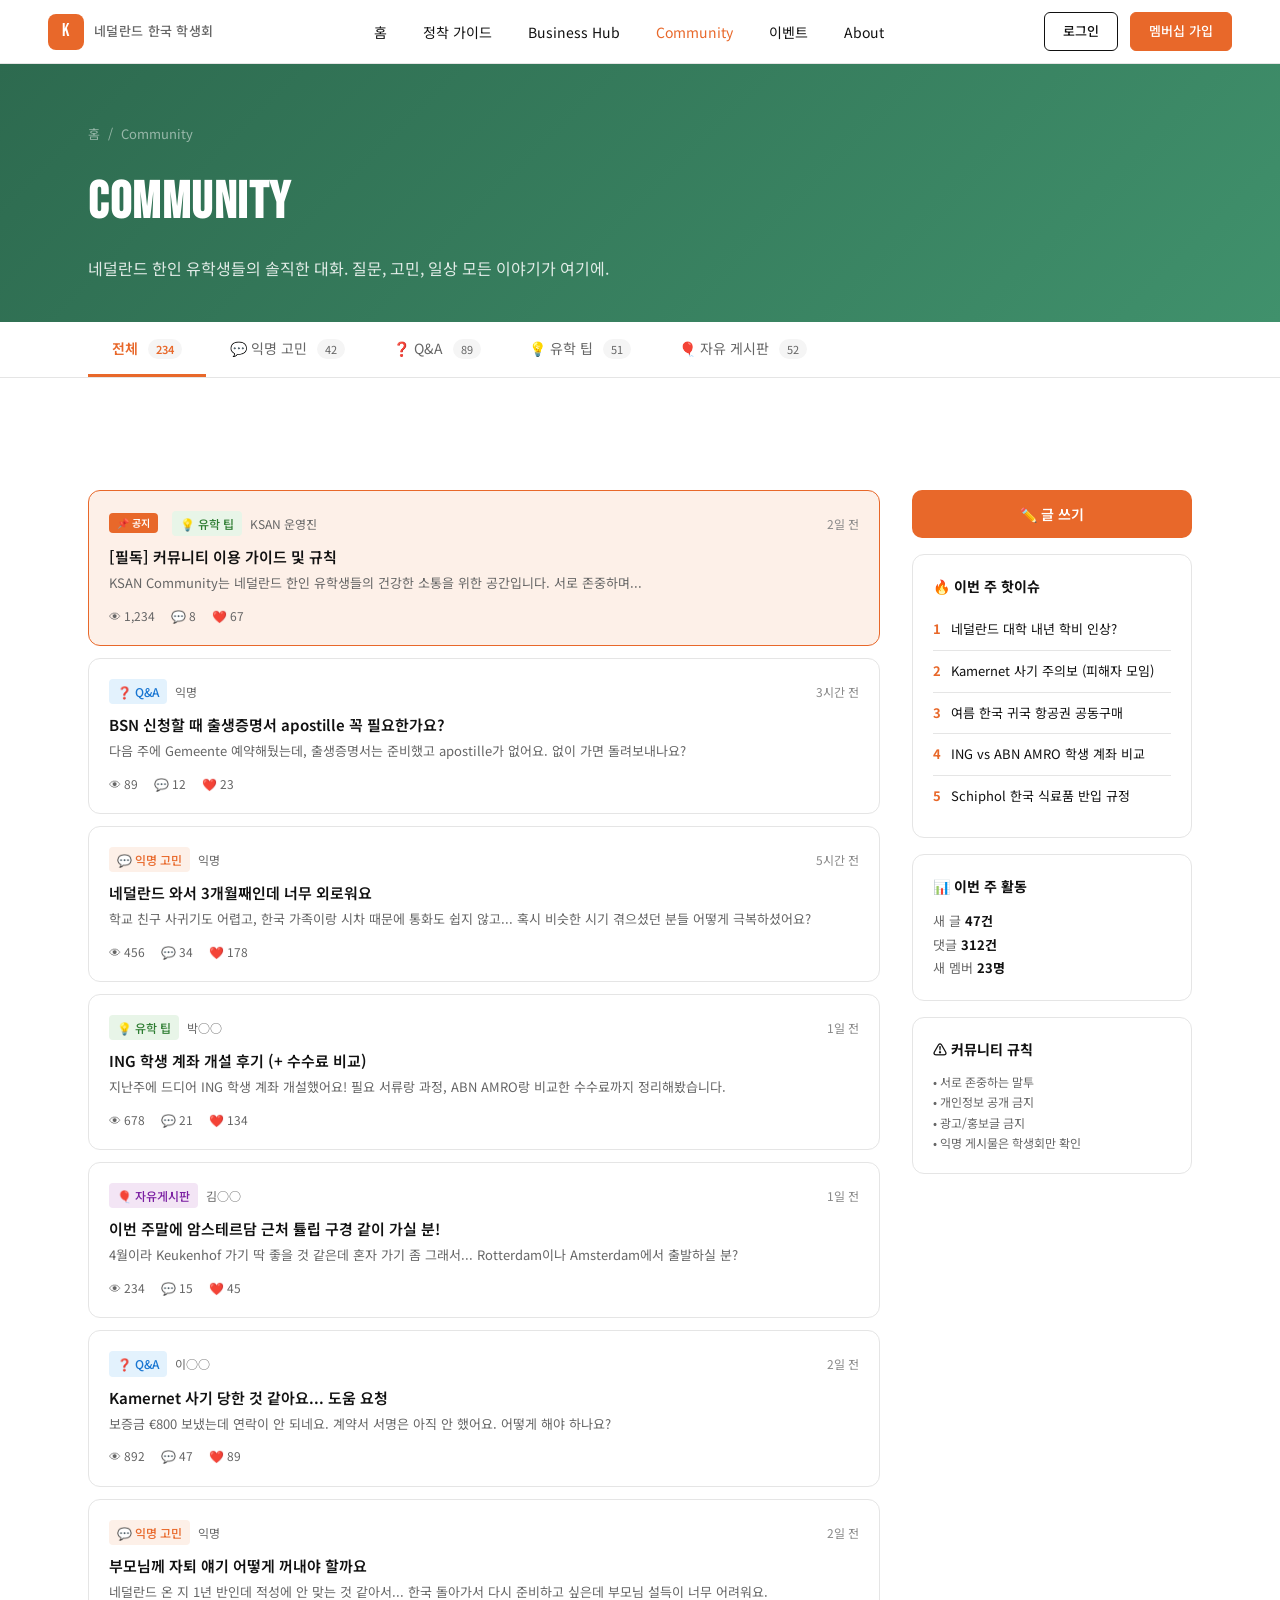
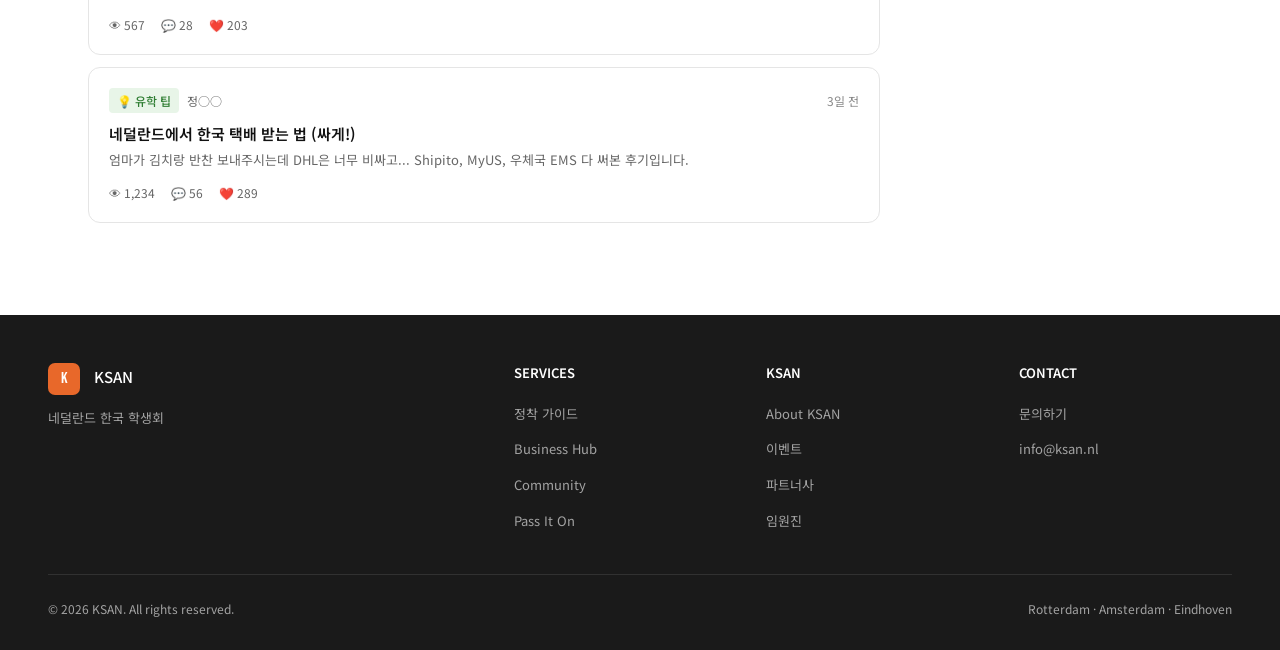
<file: community.html>
<!DOCTYPE html>
<html lang="ko">
<head>
<meta charset="UTF-8">
<meta name="viewport" content="width=device-width, initial-scale=1.0">
<title>Community — KSAN</title>
<link href="https://fonts.googleapis.com/css2?family=Noto+Sans+KR:wght@300;400;500;700;900&family=Bebas+Neue&display=swap" rel="stylesheet">
<link rel="stylesheet" href="styles.css">
<style>
  .comm-hero {
    background: linear-gradient(135deg, #2D6A4F, #40916C);
    color: white;
    padding: 60px 0 40px;
  }
  .comm-hero h1 {
    font-family: 'Bebas Neue', sans-serif;
    font-size: 52px;
    letter-spacing: 1.5px;
    margin-bottom: 12px;
  }
  .comm-hero p {
    color: rgba(255,255,255,0.85);
    font-size: 16px;
    max-width: 600px;
  }

  .comm-tabs {
    background: white;
    border-bottom: 1px solid var(--border);
    position: sticky;
    top: 64px;
    z-index: 10;
  }
  .comm-tab-row {
    display: flex;
    gap: 0;
    overflow-x: auto;
  }
  .comm-tab {
    padding: 16px 24px;
    font-size: 14px;
    color: var(--gray);
    cursor: pointer;
    border-bottom: 3px solid transparent;
    transition: all 0.2s;
    white-space: nowrap;
    font-family: inherit;
    background: none;
    border-top: none;
    border-left: none;
    border-right: none;
  }
  .comm-tab:hover { color: var(--black); }
  .comm-tab.active {
    color: var(--orange);
    border-bottom-color: var(--orange);
    font-weight: 600;
  }
  .comm-tab .count {
    margin-left: 6px;
    padding: 2px 8px;
    background: var(--light);
    border-radius: 12px;
    font-size: 11px;
  }

  .comm-main {
    display: grid;
    grid-template-columns: 1fr 280px;
    gap: 32px;
    margin-top: 32px;
  }

  .post-list { }

  .post-item {
    background: white;
    border: 1px solid var(--border);
    border-radius: 12px;
    padding: 20px;
    margin-bottom: 12px;
    cursor: pointer;
    transition: all 0.2s;
  }
  .post-item:hover {
    border-color: var(--orange);
    transform: translateY(-1px);
  }
  .post-meta {
    display: flex;
    align-items: center;
    gap: 8px;
    margin-bottom: 10px;
    font-size: 12px;
  }
  .post-category {
    padding: 3px 8px;
    border-radius: 4px;
    font-weight: 500;
  }
  .post-category.qna { background: #E3F2FD; color: #1976D2; }
  .post-category.life { background: var(--orange-pale); color: var(--orange); }
  .post-category.tips { background: #E8F5E8; color: #2E7D32; }
  .post-category.free { background: #F3E5F5; color: #7B1FA2; }
  .post-author { color: var(--gray); }
  .post-time { color: var(--gray-light); margin-left: auto; }

  .post-title {
    font-size: 15px;
    font-weight: 600;
    margin-bottom: 6px;
    line-height: 1.4;
  }
  .post-preview {
    font-size: 13px;
    color: var(--gray);
    line-height: 1.6;
    margin-bottom: 12px;
  }
  .post-stats {
    display: flex;
    gap: 16px;
    font-size: 12px;
    color: var(--gray);
  }
  .post-stats span { display: flex; align-items: center; gap: 4px; }

  .post-item.pinned {
    border-color: var(--orange);
    background: var(--orange-pale);
  }
  .pinned-label {
    display: inline-block;
    padding: 2px 8px;
    background: var(--orange);
    color: white;
    border-radius: 4px;
    font-size: 10px;
    font-weight: 600;
    margin-right: 6px;
  }

  .sidebar-card {
    background: white;
    border: 1px solid var(--border);
    border-radius: 12px;
    padding: 20px;
    margin-bottom: 16px;
  }
  .sidebar-card h3 {
    font-size: 14px;
    margin-bottom: 12px;
    display: flex;
    align-items: center;
    gap: 6px;
  }

  .hot-topic {
    display: flex;
    gap: 10px;
    padding: 10px 0;
    border-bottom: 1px solid var(--border);
    font-size: 13px;
  }
  .hot-topic:last-child { border-bottom: none; }
  .hot-num {
    color: var(--orange);
    font-weight: 700;
    flex-shrink: 0;
  }

  .write-btn {
    width: 100%;
    padding: 14px;
    background: var(--orange);
    color: white;
    border: none;
    border-radius: 10px;
    font-size: 14px;
    font-weight: 600;
    cursor: pointer;
    margin-bottom: 16px;
    font-family: inherit;
  }
  .write-btn:hover { background: var(--orange-dark); }

  @media (max-width: 768px) {
    .comm-main { grid-template-columns: 1fr; }
  }
</style>
</head>
<body>

<nav>
  <a href="index.html" class="nav-logo">
    <div class="nav-logo-box"><span>K</span></div>
    <span class="nav-logo-text">네덜란드 한국 학생회</span>
  </a>
  <ul class="nav-links">
    <li><a href="index.html">홈</a></li>
    <li><a href="guide.html">정착 가이드</a></li>
    <li><a href="business.html">Business Hub</a></li>
    <li><a href="community.html" class="active">Community</a></li>
    <li><a href="events.html">이벤트</a></li>
    <li><a href="about.html">About</a></li>
  </ul>
  <div class="nav-actions"></div>
</nav>

<section class="comm-hero">
  <div class="container">
    <div class="breadcrumb" style="color: rgba(255,255,255,0.5);">
      <a href="index.html" style="color: rgba(255,255,255,0.5);">홈</a> / <span>Community</span>
    </div>
    <h1>Community</h1>
    <p>네덜란드 한인 유학생들의 솔직한 대화. 질문, 고민, 일상 모든 이야기가 여기에.</p>
  </div>
</section>

<div class="comm-tabs">
  <div class="container">
    <div class="comm-tab-row">
      <button class="comm-tab active">전체 <span class="count">234</span></button>
      <button class="comm-tab">💬 익명 고민 <span class="count">42</span></button>
      <button class="comm-tab">❓ Q&A <span class="count">89</span></button>
      <button class="comm-tab">💡 유학 팁 <span class="count">51</span></button>
      <button class="comm-tab">🎈 자유 게시판 <span class="count">52</span></button>
    </div>
  </div>
</div>

<section>
  <div class="container">
    <div class="comm-main">
      <div class="post-list">
        <div class="post-item pinned">
          <div class="post-meta">
            <span class="pinned-label">📌 공지</span>
            <span class="post-category tips">💡 유학 팁</span>
            <span class="post-author">KSAN 운영진</span>
            <span class="post-time">2일 전</span>
          </div>
          <h3 class="post-title">[필독] 커뮤니티 이용 가이드 및 규칙</h3>
          <p class="post-preview">KSAN Community는 네덜란드 한인 유학생들의 건강한 소통을 위한 공간입니다. 서로 존중하며...</p>
          <div class="post-stats">
            <span>👁 1,234</span>
            <span>💬 8</span>
            <span>❤️ 67</span>
          </div>
        </div>

        <div class="post-item">
          <div class="post-meta">
            <span class="post-category qna">❓ Q&A</span>
            <span class="post-author">익명</span>
            <span class="post-time">3시간 전</span>
          </div>
          <h3 class="post-title">BSN 신청할 때 출생증명서 apostille 꼭 필요한가요?</h3>
          <p class="post-preview">다음 주에 Gemeente 예약해뒀는데, 출생증명서는 준비했고 apostille가 없어요. 없이 가면 돌려보내나요?</p>
          <div class="post-stats">
            <span>👁 89</span>
            <span>💬 12</span>
            <span>❤️ 23</span>
          </div>
        </div>

        <div class="post-item">
          <div class="post-meta">
            <span class="post-category life">💬 익명 고민</span>
            <span class="post-author">익명</span>
            <span class="post-time">5시간 전</span>
          </div>
          <h3 class="post-title">네덜란드 와서 3개월째인데 너무 외로워요</h3>
          <p class="post-preview">학교 친구 사귀기도 어렵고, 한국 가족이랑 시차 때문에 통화도 쉽지 않고... 혹시 비슷한 시기 겪으셨던 분들 어떻게 극복하셨어요?</p>
          <div class="post-stats">
            <span>👁 456</span>
            <span>💬 34</span>
            <span>❤️ 178</span>
          </div>
        </div>

        <div class="post-item">
          <div class="post-meta">
            <span class="post-category tips">💡 유학 팁</span>
            <span class="post-author">박○○</span>
            <span class="post-time">1일 전</span>
          </div>
          <h3 class="post-title">ING 학생 계좌 개설 후기 (+ 수수료 비교)</h3>
          <p class="post-preview">지난주에 드디어 ING 학생 계좌 개설했어요! 필요 서류랑 과정, ABN AMRO랑 비교한 수수료까지 정리해봤습니다.</p>
          <div class="post-stats">
            <span>👁 678</span>
            <span>💬 21</span>
            <span>❤️ 134</span>
          </div>
        </div>

        <div class="post-item">
          <div class="post-meta">
            <span class="post-category free">🎈 자유게시판</span>
            <span class="post-author">김○○</span>
            <span class="post-time">1일 전</span>
          </div>
          <h3 class="post-title">이번 주말에 암스테르담 근처 튤립 구경 같이 가실 분!</h3>
          <p class="post-preview">4월이라 Keukenhof 가기 딱 좋을 것 같은데 혼자 가기 좀 그래서... Rotterdam이나 Amsterdam에서 출발하실 분?</p>
          <div class="post-stats">
            <span>👁 234</span>
            <span>💬 15</span>
            <span>❤️ 45</span>
          </div>
        </div>

        <div class="post-item">
          <div class="post-meta">
            <span class="post-category qna">❓ Q&A</span>
            <span class="post-author">이○○</span>
            <span class="post-time">2일 전</span>
          </div>
          <h3 class="post-title">Kamernet 사기 당한 것 같아요... 도움 요청</h3>
          <p class="post-preview">보증금 €800 보냈는데 연락이 안 되네요. 계약서 서명은 아직 안 했어요. 어떻게 해야 하나요?</p>
          <div class="post-stats">
            <span>👁 892</span>
            <span>💬 47</span>
            <span>❤️ 89</span>
          </div>
        </div>

        <div class="post-item">
          <div class="post-meta">
            <span class="post-category life">💬 익명 고민</span>
            <span class="post-author">익명</span>
            <span class="post-time">2일 전</span>
          </div>
          <h3 class="post-title">부모님께 자퇴 얘기 어떻게 꺼내야 할까요</h3>
          <p class="post-preview">네덜란드 온 지 1년 반인데 적성에 안 맞는 것 같아서... 한국 돌아가서 다시 준비하고 싶은데 부모님 설득이 너무 어려워요.</p>
          <div class="post-stats">
            <span>👁 567</span>
            <span>💬 28</span>
            <span>❤️ 203</span>
          </div>
        </div>

        <div class="post-item">
          <div class="post-meta">
            <span class="post-category tips">💡 유학 팁</span>
            <span class="post-author">정○○</span>
            <span class="post-time">3일 전</span>
          </div>
          <h3 class="post-title">네덜란드에서 한국 택배 받는 법 (싸게!)</h3>
          <p class="post-preview">엄마가 김치랑 반찬 보내주시는데 DHL은 너무 비싸고... Shipito, MyUS, 우체국 EMS 다 써본 후기입니다.</p>
          <div class="post-stats">
            <span>👁 1,234</span>
            <span>💬 56</span>
            <span>❤️ 289</span>
          </div>
        </div>
      </div>

      <div>
        <button class="write-btn">✏️ 글 쓰기</button>

        <div class="sidebar-card">
          <h3>🔥 이번 주 핫이슈</h3>
          <div class="hot-topic">
            <span class="hot-num">1</span>
            <span>네덜란드 대학 내년 학비 인상?</span>
          </div>
          <div class="hot-topic">
            <span class="hot-num">2</span>
            <span>Kamernet 사기 주의보 (피해자 모임)</span>
          </div>
          <div class="hot-topic">
            <span class="hot-num">3</span>
            <span>여름 한국 귀국 항공권 공동구매</span>
          </div>
          <div class="hot-topic">
            <span class="hot-num">4</span>
            <span>ING vs ABN AMRO 학생 계좌 비교</span>
          </div>
          <div class="hot-topic">
            <span class="hot-num">5</span>
            <span>Schiphol 한국 식료품 반입 규정</span>
          </div>
        </div>

        <div class="sidebar-card">
          <h3>📊 이번 주 활동</h3>
          <div style="font-size: 13px; line-height: 1.8; color: var(--gray);">
            <div>새 글 <strong style="color: var(--black);">47건</strong></div>
            <div>댓글 <strong style="color: var(--black);">312건</strong></div>
            <div>새 멤버 <strong style="color: var(--black);">23명</strong></div>
          </div>
        </div>

        <div class="sidebar-card">
          <h3>⚠️ 커뮤니티 규칙</h3>
          <div style="font-size: 12px; line-height: 1.7; color: var(--gray);">
            <p>• 서로 존중하는 말투</p>
            <p>• 개인정보 공개 금지</p>
            <p>• 광고/홍보글 금지</p>
            <p>• 익명 게시물은 학생회만 확인</p>
          </div>
        </div>
      </div>
    </div>
  </div>
</section>

<footer>
  <div class="footer-container">
    <div class="footer-brand">
      <div>
        <span class="footer-logo-box"><span>K</span></span>
        <span style="color: white; font-size: 15px; font-weight: 500;">KSAN</span>
      </div>
      <p>네덜란드 한국 학생회</p>
    </div>
    <div class="footer-col">
      <h4>SERVICES</h4>
      <ul>
        <li><a href="guide.html">정착 가이드</a></li>
        <li><a href="business.html">Business Hub</a></li>
        <li><a href="community.html">Community</a></li>
        <li><a href="pass-it-on.html">Pass It On</a></li>
      </ul>
    </div>
    <div class="footer-col">
      <h4>KSAN</h4>
      <ul>
        <li><a href="about.html">About KSAN</a></li>
        <li><a href="events.html">이벤트</a></li>
        <li><a href="partners.html">파트너사</a></li>
        <li><a href="team.html">임원진</a></li>
      </ul>
    </div>
    <div class="footer-col">
      <h4>CONTACT</h4>
      <ul>
        <li><a href="contact.html">문의하기</a></li>
        <li><a href="#">info@ksan.nl</a></li>
      </ul>
    </div>
  </div>
  <div class="footer-bottom">
    <div>© 2026 KSAN. All rights reserved.</div>
    <div>Rotterdam · Amsterdam · Eindhoven</div>
  </div>
</footer>

<script src="shared.js"></script>
</body>
</html>
</file>
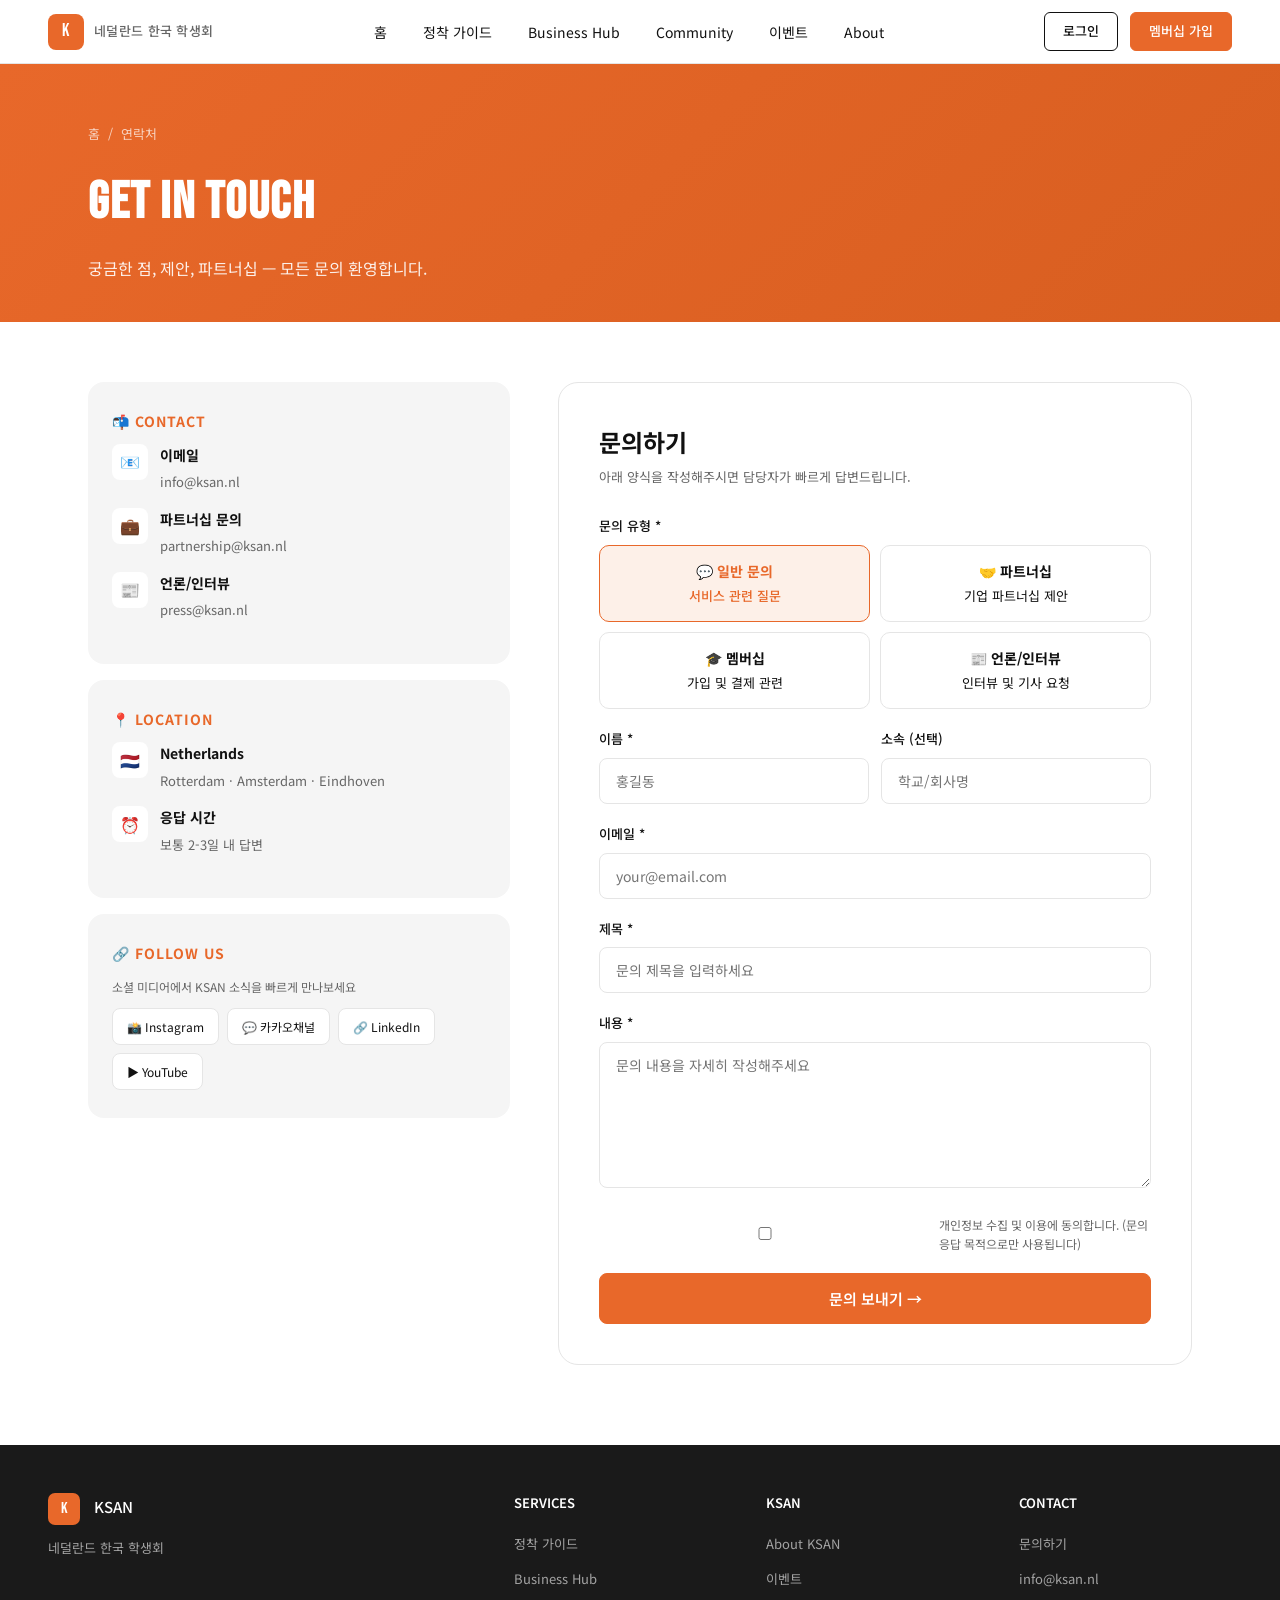
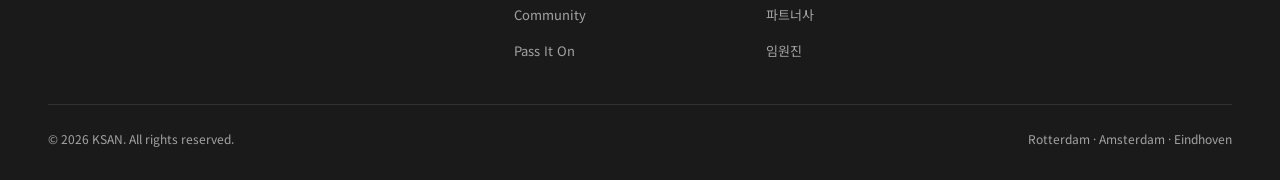
<file: contact.html>
<!DOCTYPE html>
<html lang="ko">
<head>
<meta charset="UTF-8">
<meta name="viewport" content="width=device-width, initial-scale=1.0">
<title>연락처 / 문의 — KSAN</title>
<link href="https://fonts.googleapis.com/css2?family=Noto+Sans+KR:wght@300;400;500;700;900&family=Bebas+Neue&display=swap" rel="stylesheet">
<link rel="stylesheet" href="styles.css">
<style>
  .contact-hero {
    background: linear-gradient(135deg, var(--orange), #D85E20);
    color: white;
    padding: 60px 0 40px;
  }
  .contact-hero h1 {
    font-family: 'Bebas Neue', sans-serif;
    font-size: 52px;
    letter-spacing: 1.5px;
    margin-bottom: 12px;
  }
  .contact-hero p {
    color: rgba(255,255,255,0.9);
    font-size: 16px;
    max-width: 500px;
  }

  .contact-main {
    padding: 60px 0 80px;
  }
  .contact-grid {
    display: grid;
    grid-template-columns: 1fr 1.5fr;
    gap: 48px;
  }

  .info-card {
    background: var(--light);
    border-radius: 16px;
    padding: 28px 24px;
    margin-bottom: 16px;
  }
  .info-card h3 {
    font-size: 14px;
    color: var(--orange);
    text-transform: uppercase;
    letter-spacing: 1px;
    margin-bottom: 12px;
  }
  .info-item {
    display: flex;
    gap: 12px;
    margin-bottom: 14px;
    align-items: flex-start;
  }
  .info-icon {
    width: 36px;
    height: 36px;
    background: white;
    border-radius: 8px;
    display: flex;
    align-items: center;
    justify-content: center;
    font-size: 16px;
    flex-shrink: 0;
  }
  .info-content strong {
    display: block;
    font-size: 14px;
    margin-bottom: 2px;
  }
  .info-content a, .info-content span {
    font-size: 13px;
    color: var(--gray);
  }
  .info-content a:hover { color: var(--orange); }

  .social-row {
    display: flex;
    gap: 8px;
    flex-wrap: wrap;
    margin-top: 12px;
  }
  .social-btn {
    padding: 8px 14px;
    background: white;
    border: 1px solid var(--border);
    border-radius: 8px;
    font-size: 12px;
    display: flex;
    align-items: center;
    gap: 6px;
    text-decoration: none;
    color: var(--black);
  }
  .social-btn:hover { border-color: var(--orange); }

  .contact-form {
    background: white;
    border: 1px solid var(--border);
    border-radius: 20px;
    padding: 40px;
  }
  .contact-form h2 {
    font-size: 24px;
    margin-bottom: 6px;
  }
  .contact-form .subtitle {
    font-size: 13px;
    color: var(--gray);
    margin-bottom: 28px;
  }

  .form-row {
    display: grid;
    grid-template-columns: 1fr 1fr;
    gap: 12px;
  }

  .inquiry-type {
    display: grid;
    grid-template-columns: 1fr 1fr;
    gap: 10px;
    margin-bottom: 20px;
  }
  .inquiry-option {
    padding: 14px 16px;
    border: 1.5px solid var(--border);
    border-radius: 10px;
    cursor: pointer;
    font-size: 13px;
    text-align: center;
    transition: all 0.2s;
  }
  .inquiry-option:hover, .inquiry-option.active {
    border-color: var(--orange);
    background: var(--orange-pale);
    color: var(--orange);
    font-weight: 500;
  }
  .inquiry-option strong { display: block; font-size: 14px; margin-bottom: 4px; }

  .success-msg {
    display: none;
    background: #E8F5E8;
    border: 1px solid #2E7D32;
    color: #2E7D32;
    padding: 16px 20px;
    border-radius: 10px;
    margin-bottom: 20px;
    font-size: 14px;
  }

  @media (max-width: 768px) {
    .contact-grid { grid-template-columns: 1fr; }
    .form-row { grid-template-columns: 1fr; }
    .inquiry-type { grid-template-columns: 1fr; }
  }
</style>
</head>
<body>

<nav>
  <a href="index.html" class="nav-logo">
    <div class="nav-logo-box"><span>K</span></div>
    <span class="nav-logo-text">네덜란드 한국 학생회</span>
  </a>
  <ul class="nav-links">
    <li><a href="index.html">홈</a></li>
    <li><a href="guide.html">정착 가이드</a></li>
    <li><a href="business.html">Business Hub</a></li>
    <li><a href="community.html">Community</a></li>
    <li><a href="events.html">이벤트</a></li>
    <li><a href="about.html">About</a></li>
  </ul>
  <div class="nav-actions"></div>
</nav>

<section class="contact-hero">
  <div class="container">
    <div class="breadcrumb" style="color: rgba(255,255,255,0.7);">
      <a href="index.html" style="color: rgba(255,255,255,0.7);">홈</a> / <span>연락처</span>
    </div>
    <h1>GET IN TOUCH</h1>
    <p>궁금한 점, 제안, 파트너십 — 모든 문의 환영합니다.</p>
  </div>
</section>

<section class="contact-main">
  <div class="container">
    <div class="contact-grid">
      <div>
        <div class="info-card">
          <h3>📬 Contact</h3>
          <div class="info-item">
            <div class="info-icon">📧</div>
            <div class="info-content">
              <strong>이메일</strong>
              <a href="mailto:info@ksan.nl">info@ksan.nl</a>
            </div>
          </div>
          <div class="info-item">
            <div class="info-icon">💼</div>
            <div class="info-content">
              <strong>파트너십 문의</strong>
              <a href="mailto:partnership@ksan.nl">partnership@ksan.nl</a>
            </div>
          </div>
          <div class="info-item">
            <div class="info-icon">📰</div>
            <div class="info-content">
              <strong>언론/인터뷰</strong>
              <a href="mailto:press@ksan.nl">press@ksan.nl</a>
            </div>
          </div>
        </div>

        <div class="info-card">
          <h3>📍 Location</h3>
          <div class="info-item">
            <div class="info-icon">🇳🇱</div>
            <div class="info-content">
              <strong>Netherlands</strong>
              <span>Rotterdam · Amsterdam · Eindhoven</span>
            </div>
          </div>
          <div class="info-item">
            <div class="info-icon">⏰</div>
            <div class="info-content">
              <strong>응답 시간</strong>
              <span>보통 2-3일 내 답변</span>
            </div>
          </div>
        </div>

        <div class="info-card">
          <h3>🔗 Follow Us</h3>
          <p style="font-size: 12px; color: var(--gray); margin-bottom: 12px;">소셜 미디어에서 KSAN 소식을 빠르게 만나보세요</p>
          <div class="social-row">
            <a href="#" class="social-btn">📸 Instagram</a>
            <a href="#" class="social-btn">💬 카카오채널</a>
            <a href="#" class="social-btn">🔗 LinkedIn</a>
            <a href="#" class="social-btn">▶️ YouTube</a>
          </div>
        </div>
      </div>

      <div class="contact-form">
        <h2>문의하기</h2>
        <p class="subtitle">아래 양식을 작성해주시면 담당자가 빠르게 답변드립니다.</p>

        <div class="success-msg" id="successMsg">
          ✓ 문의가 성공적으로 접수되었습니다. 2-3일 내에 답변드리겠습니다.
        </div>

        <form onsubmit="handleSubmit(event)">
          <div class="form-group">
            <label>문의 유형 *</label>
            <div class="inquiry-type">
              <div class="inquiry-option active" onclick="selectInquiry(this, 'general')">
                <strong>💬 일반 문의</strong>
                <span>서비스 관련 질문</span>
              </div>
              <div class="inquiry-option" onclick="selectInquiry(this, 'partnership')">
                <strong>🤝 파트너십</strong>
                <span>기업 파트너십 제안</span>
              </div>
              <div class="inquiry-option" onclick="selectInquiry(this, 'membership')">
                <strong>🎓 멤버십</strong>
                <span>가입 및 결제 관련</span>
              </div>
              <div class="inquiry-option" onclick="selectInquiry(this, 'press')">
                <strong>📰 언론/인터뷰</strong>
                <span>인터뷰 및 기사 요청</span>
              </div>
            </div>
          </div>

          <div class="form-row">
            <div class="form-group">
              <label>이름 *</label>
              <input type="text" placeholder="홍길동" required>
            </div>
            <div class="form-group">
              <label>소속 (선택)</label>
              <input type="text" placeholder="학교/회사명">
            </div>
          </div>

          <div class="form-group">
            <label>이메일 *</label>
            <input type="email" placeholder="your@email.com" required>
          </div>

          <div class="form-group">
            <label>제목 *</label>
            <input type="text" placeholder="문의 제목을 입력하세요" required>
          </div>

          <div class="form-group">
            <label>내용 *</label>
            <textarea rows="6" placeholder="문의 내용을 자세히 작성해주세요" required></textarea>
          </div>

          <div class="form-group">
            <label style="display: flex; align-items: center; gap: 8px; font-size: 12px; color: var(--gray); font-weight: 400;">
              <input type="checkbox" required>
              개인정보 수집 및 이용에 동의합니다. (문의 응답 목적으로만 사용됩니다)
            </label>
          </div>

          <button type="submit" class="btn btn-primary btn-lg btn-full">
            문의 보내기 →
          </button>
        </form>
      </div>
    </div>
  </div>
</section>

<footer>
  <div class="footer-container">
    <div class="footer-brand">
      <div>
        <span class="footer-logo-box"><span>K</span></span>
        <span style="color: white; font-size: 15px; font-weight: 500;">KSAN</span>
      </div>
      <p>네덜란드 한국 학생회</p>
    </div>
    <div class="footer-col">
      <h4>SERVICES</h4>
      <ul>
        <li><a href="guide.html">정착 가이드</a></li>
        <li><a href="business.html">Business Hub</a></li>
        <li><a href="community.html">Community</a></li>
        <li><a href="pass-it-on.html">Pass It On</a></li>
      </ul>
    </div>
    <div class="footer-col">
      <h4>KSAN</h4>
      <ul>
        <li><a href="about.html">About KSAN</a></li>
        <li><a href="events.html">이벤트</a></li>
        <li><a href="partners.html">파트너사</a></li>
        <li><a href="team.html">임원진</a></li>
      </ul>
    </div>
    <div class="footer-col">
      <h4>CONTACT</h4>
      <ul>
        <li><a href="contact.html">문의하기</a></li>
        <li><a href="#">info@ksan.nl</a></li>
      </ul>
    </div>
  </div>
  <div class="footer-bottom">
    <div>© 2026 KSAN. All rights reserved.</div>
    <div>Rotterdam · Amsterdam · Eindhoven</div>
  </div>
</footer>

<script src="shared.js"></script>
<script>
  let selectedInquiry = 'general';
  function selectInquiry(el, type) {
    document.querySelectorAll('.inquiry-option').forEach(o => o.classList.remove('active'));
    el.classList.add('active');
    selectedInquiry = type;
  }
  function handleSubmit(e) {
    e.preventDefault();
    document.getElementById('successMsg').style.display = 'block';
    e.target.reset();
    document.querySelectorAll('.inquiry-option').forEach(o => o.classList.remove('active'));
    document.querySelectorAll('.inquiry-option')[0].classList.add('active');
    window.scrollTo({ top: 0, behavior: 'smooth' });
    setTimeout(() => {
      document.getElementById('successMsg').style.display = 'none';
    }, 5000);
  }
</script>
</body>
</html>
</file>
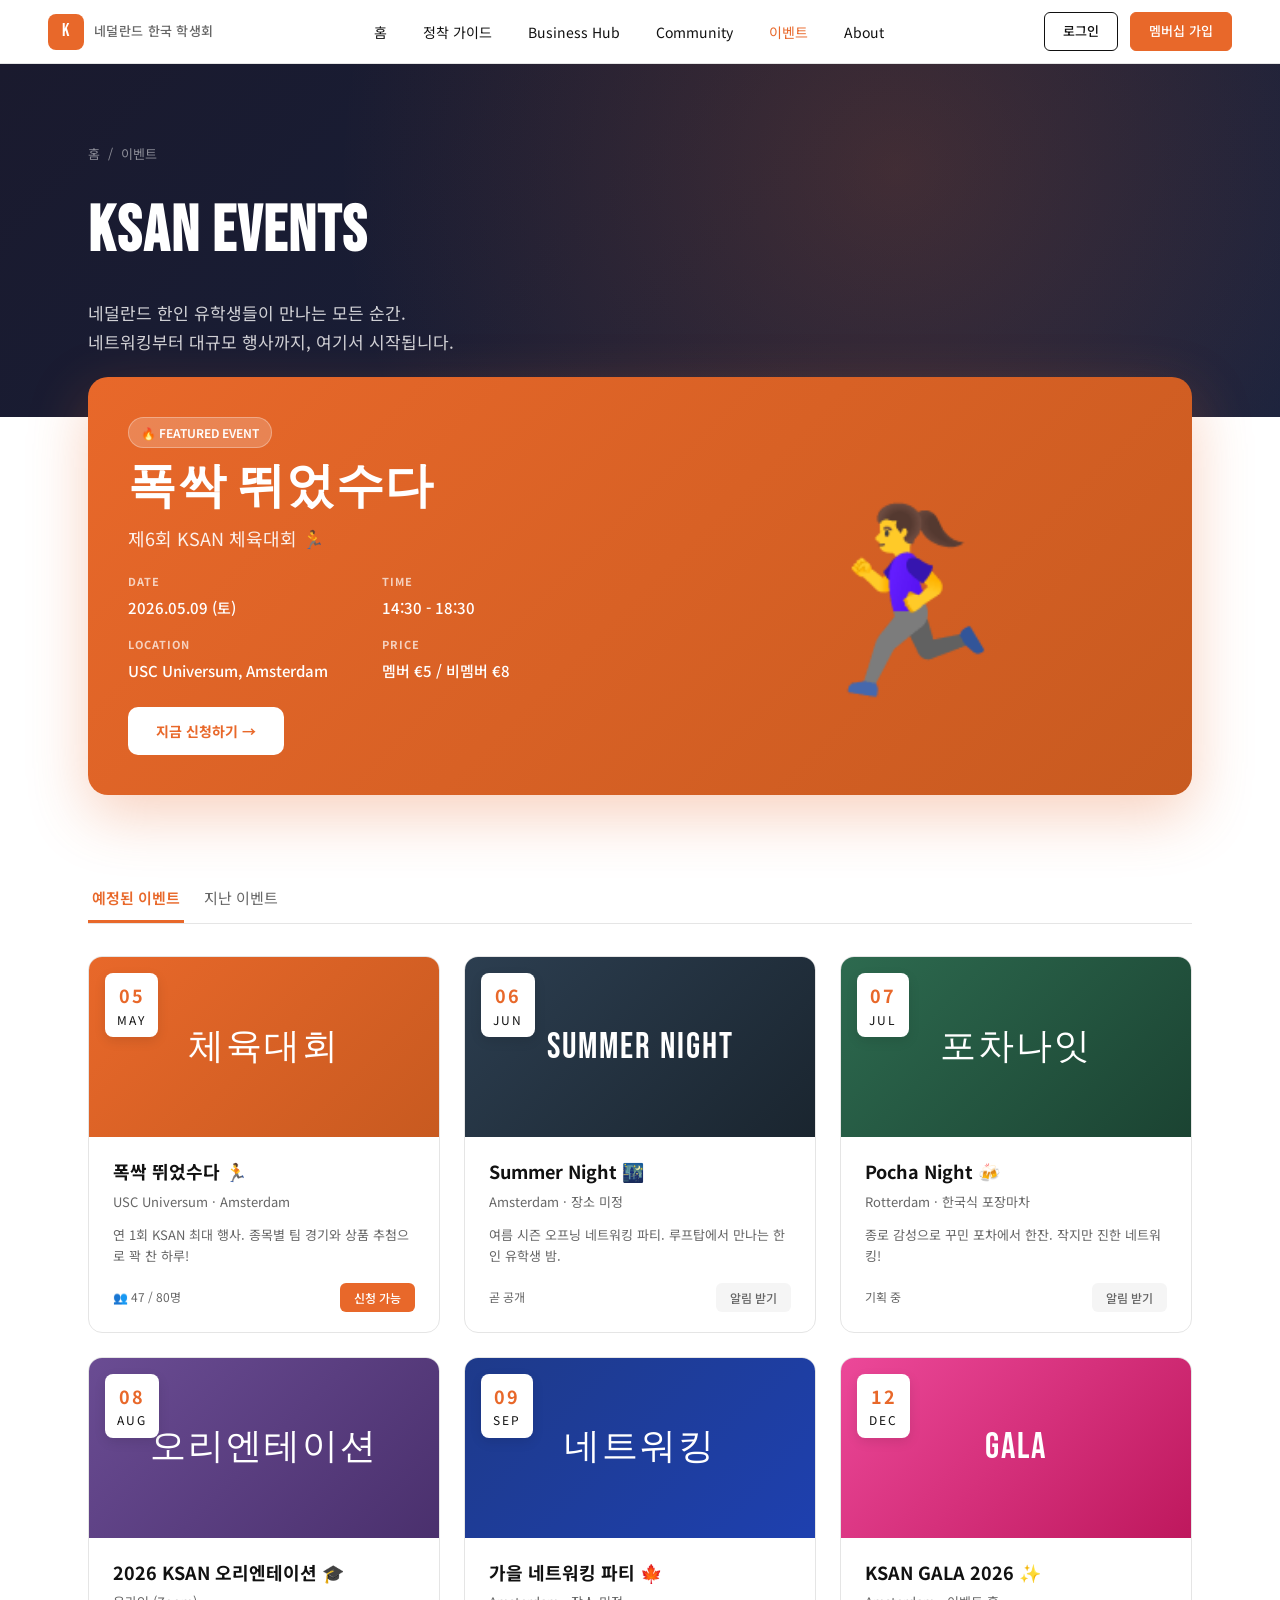
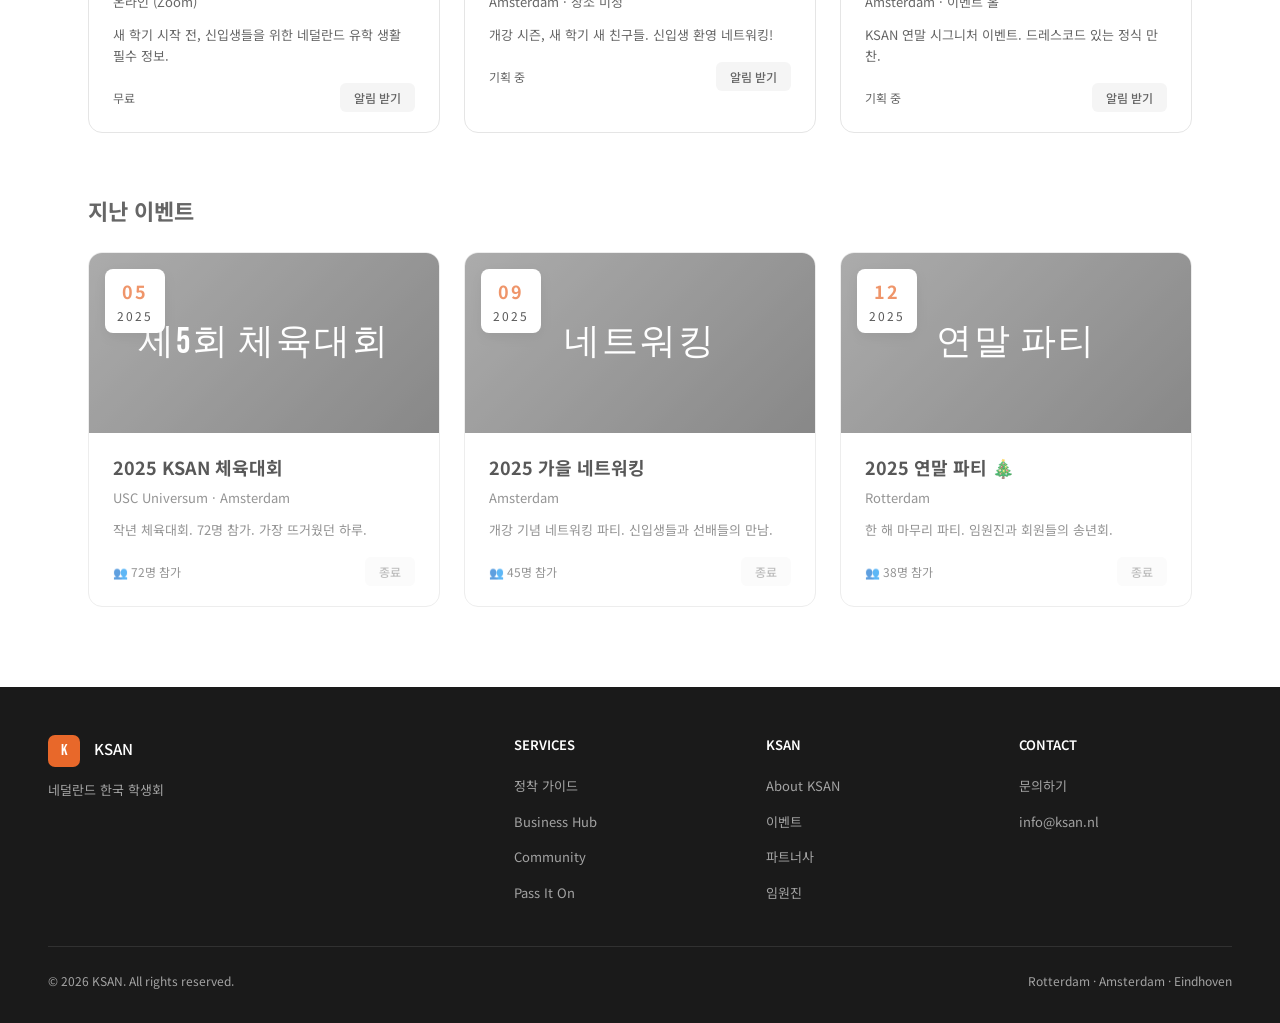
<file: events.html>
<!DOCTYPE html>
<html lang="ko">
<head>
<meta charset="UTF-8">
<meta name="viewport" content="width=device-width, initial-scale=1.0">
<title>이벤트 — KSAN</title>
<link href="https://fonts.googleapis.com/css2?family=Noto+Sans+KR:wght@300;400;500;700;900&family=Bebas+Neue&display=swap" rel="stylesheet">
<link rel="stylesheet" href="styles.css">
<style>
  .events-hero {
    background: linear-gradient(135deg, #1A1A2E, #16213E);
    color: white;
    padding: 80px 0 60px;
    position: relative;
    overflow: hidden;
  }
  .events-hero::before {
    content: '';
    position: absolute;
    inset: 0;
    background: radial-gradient(circle at 70% 30%, rgba(232,104,42,0.2), transparent 60%);
  }
  .events-hero-content {
    position: relative;
    z-index: 2;
  }
  .events-hero h1 {
    font-family: 'Bebas Neue', sans-serif;
    font-size: 64px;
    letter-spacing: 2px;
    margin-bottom: 16px;
  }
  .events-hero p {
    color: rgba(255,255,255,0.8);
    font-size: 17px;
    max-width: 600px;
    line-height: 1.7;
  }

  .featured-event {
    background: linear-gradient(135deg, var(--orange), var(--orange-dark));
    border-radius: 20px;
    padding: 40px;
    margin-top: -40px;
    position: relative;
    z-index: 3;
    color: white;
    display: grid;
    grid-template-columns: 1fr 1fr;
    gap: 40px;
    align-items: center;
    box-shadow: 0 20px 60px rgba(232,104,42,0.3);
  }
  .featured-tag {
    display: inline-block;
    padding: 5px 12px;
    background: rgba(255,255,255,0.2);
    border: 1px solid rgba(255,255,255,0.3);
    border-radius: 100px;
    font-size: 12px;
    font-weight: 600;
    margin-bottom: 16px;
  }
  .featured-event h2 {
    font-family: 'Bebas Neue', sans-serif;
    font-size: 48px;
    letter-spacing: 1.5px;
    line-height: 1;
    margin-bottom: 12px;
  }
  .featured-event .subtitle {
    font-size: 18px;
    opacity: 0.9;
    margin-bottom: 20px;
  }
  .featured-info {
    display: grid;
    grid-template-columns: 1fr 1fr;
    gap: 16px;
    margin-bottom: 24px;
  }
  .featured-info-item strong {
    display: block;
    font-size: 11px;
    opacity: 0.7;
    text-transform: uppercase;
    letter-spacing: 1px;
    margin-bottom: 4px;
  }
  .featured-info-item span {
    font-size: 15px;
    font-weight: 500;
  }
  .featured-visual {
    font-size: 180px;
    text-align: center;
  }
  .btn-featured {
    padding: 14px 28px;
    background: white;
    color: var(--orange);
    border: none;
    border-radius: 10px;
    font-size: 14px;
    font-weight: 700;
    cursor: pointer;
    font-family: inherit;
  }

  .events-section {
    padding: 80px 0;
  }

  .event-tabs {
    display: flex;
    gap: 16px;
    margin-bottom: 32px;
    border-bottom: 1px solid var(--border);
  }
  .event-tab {
    padding: 12px 4px;
    font-size: 15px;
    color: var(--gray);
    cursor: pointer;
    border-bottom: 3px solid transparent;
    font-family: inherit;
    background: none;
    border-top: none;
    border-left: none;
    border-right: none;
  }
  .event-tab.active {
    color: var(--orange);
    border-bottom-color: var(--orange);
    font-weight: 600;
  }

  .events-grid {
    display: grid;
    grid-template-columns: 1fr 1fr 1fr;
    gap: 24px;
  }
  .event-card {
    background: white;
    border: 1px solid var(--border);
    border-radius: 14px;
    overflow: hidden;
    transition: all 0.2s;
    cursor: pointer;
  }
  .event-card:hover {
    border-color: var(--orange);
    transform: translateY(-4px);
    box-shadow: 0 12px 32px rgba(0,0,0,0.06);
  }
  .event-image {
    height: 180px;
    display: flex;
    align-items: center;
    justify-content: center;
    color: white;
    font-family: 'Bebas Neue', sans-serif;
    font-size: 36px;
    letter-spacing: 2px;
    position: relative;
  }
  .event-image.orange { background: linear-gradient(135deg, var(--orange), var(--orange-dark)); }
  .event-image.dark { background: linear-gradient(135deg, #2C3E50, #1A252F); }
  .event-image.green { background: linear-gradient(135deg, #2D6A4F, #1B4332); }
  .event-image.purple { background: linear-gradient(135deg, #6A4C93, #4A306D); }
  .event-image.blue { background: linear-gradient(135deg, #1E3A8A, #1E40AF); }
  .event-image.pink { background: linear-gradient(135deg, #EC4899, #BE185D); }

  .event-date-badge {
    position: absolute;
    top: 16px;
    left: 16px;
    background: white;
    color: var(--black);
    padding: 8px 12px;
    border-radius: 8px;
    font-family: 'Noto Sans KR';
    font-size: 12px;
    text-align: center;
    box-shadow: 0 4px 12px rgba(0,0,0,0.1);
  }
  .event-date-badge strong {
    display: block;
    font-size: 18px;
    color: var(--orange);
  }

  .event-body { padding: 20px 24px; }
  .event-body h3 {
    font-size: 18px;
    margin-bottom: 6px;
  }
  .event-body .location {
    font-size: 13px;
    color: var(--gray);
    margin-bottom: 12px;
  }
  .event-body .desc {
    font-size: 13px;
    color: var(--gray);
    line-height: 1.6;
    margin-bottom: 16px;
  }
  .event-status {
    display: flex;
    justify-content: space-between;
    align-items: center;
    font-size: 12px;
  }
  .event-participants {
    color: var(--gray);
  }
  .event-btn {
    padding: 6px 14px;
    border-radius: 6px;
    font-size: 12px;
    font-weight: 500;
    font-family: inherit;
    border: none;
    cursor: pointer;
  }
  .event-btn.open {
    background: var(--orange);
    color: white;
  }
  .event-btn.soon {
    background: var(--light);
    color: var(--gray);
  }
  .event-btn.closed {
    background: var(--light);
    color: var(--gray);
    opacity: 0.6;
  }

  .past-event {
    opacity: 0.7;
  }

  @media (max-width: 768px) {
    .featured-event { grid-template-columns: 1fr; text-align: center; }
    .featured-visual { font-size: 120px; }
    .events-grid { grid-template-columns: 1fr; }
  }
</style>
</head>
<body>

<nav>
  <a href="index.html" class="nav-logo">
    <div class="nav-logo-box"><span>K</span></div>
    <span class="nav-logo-text">네덜란드 한국 학생회</span>
  </a>
  <ul class="nav-links">
    <li><a href="index.html">홈</a></li>
    <li><a href="guide.html">정착 가이드</a></li>
    <li><a href="business.html">Business Hub</a></li>
    <li><a href="community.html">Community</a></li>
    <li><a href="events.html" class="active">이벤트</a></li>
    <li><a href="about.html">About</a></li>
  </ul>
  <div class="nav-actions"></div>
</nav>

<section class="events-hero">
  <div class="container">
    <div class="events-hero-content">
      <div class="breadcrumb" style="color: rgba(255,255,255,0.5);">
        <a href="index.html" style="color: rgba(255,255,255,0.5);">홈</a> / <span>이벤트</span>
      </div>
      <h1>KSAN EVENTS</h1>
      <p>네덜란드 한인 유학생들이 만나는 모든 순간.<br>
      네트워킹부터 대규모 행사까지, 여기서 시작됩니다.</p>
    </div>
  </div>
</section>

<section style="padding: 0;">
  <div class="container">
    <div class="featured-event">
      <div>
        <span class="featured-tag">🔥 FEATURED EVENT</span>
        <h2>폭싹 뛰었수다</h2>
        <p class="subtitle">제6회 KSAN 체육대회 🏃</p>
        <div class="featured-info">
          <div class="featured-info-item">
            <strong>DATE</strong>
            <span>2026.05.09 (토)</span>
          </div>
          <div class="featured-info-item">
            <strong>TIME</strong>
            <span>14:30 - 18:30</span>
          </div>
          <div class="featured-info-item">
            <strong>LOCATION</strong>
            <span>USC Universum, Amsterdam</span>
          </div>
          <div class="featured-info-item">
            <strong>PRICE</strong>
            <span>멤버 €5 / 비멤버 €8</span>
          </div>
        </div>
        <button class="btn-featured">지금 신청하기 →</button>
      </div>
      <div class="featured-visual">🏃‍♀️</div>
    </div>
  </div>
</section>

<section class="events-section">
  <div class="container">
    <div class="event-tabs">
      <button class="event-tab active">예정된 이벤트</button>
      <button class="event-tab">지난 이벤트</button>
    </div>

    <div class="events-grid">
      <div class="event-card">
        <div class="event-image orange">
          <div class="event-date-badge">
            <strong>05</strong>
            MAY
          </div>
          체육대회
        </div>
        <div class="event-body">
          <h3>폭싹 뛰었수다 🏃</h3>
          <p class="location">USC Universum · Amsterdam</p>
          <p class="desc">연 1회 KSAN 최대 행사. 종목별 팀 경기와 상품 추첨으로 꽉 찬 하루!</p>
          <div class="event-status">
            <span class="event-participants">👥 47 / 80명</span>
            <button class="event-btn open">신청 가능</button>
          </div>
        </div>
      </div>

      <div class="event-card">
        <div class="event-image dark">
          <div class="event-date-badge">
            <strong>06</strong>
            JUN
          </div>
          Summer Night
        </div>
        <div class="event-body">
          <h3>Summer Night 🌃</h3>
          <p class="location">Amsterdam · 장소 미정</p>
          <p class="desc">여름 시즌 오프닝 네트워킹 파티. 루프탑에서 만나는 한인 유학생 밤.</p>
          <div class="event-status">
            <span class="event-participants">곧 공개</span>
            <button class="event-btn soon">알림 받기</button>
          </div>
        </div>
      </div>

      <div class="event-card">
        <div class="event-image green">
          <div class="event-date-badge">
            <strong>07</strong>
            JUL
          </div>
          포차나잇
        </div>
        <div class="event-body">
          <h3>Pocha Night 🍻</h3>
          <p class="location">Rotterdam · 한국식 포장마차</p>
          <p class="desc">종로 감성으로 꾸민 포차에서 한잔. 작지만 진한 네트워킹!</p>
          <div class="event-status">
            <span class="event-participants">기획 중</span>
            <button class="event-btn soon">알림 받기</button>
          </div>
        </div>
      </div>

      <div class="event-card">
        <div class="event-image purple">
          <div class="event-date-badge">
            <strong>08</strong>
            AUG
          </div>
          오리엔테이션
        </div>
        <div class="event-body">
          <h3>2026 KSAN 오리엔테이션 🎓</h3>
          <p class="location">온라인 (Zoom)</p>
          <p class="desc">새 학기 시작 전, 신입생들을 위한 네덜란드 유학 생활 필수 정보.</p>
          <div class="event-status">
            <span class="event-participants">무료</span>
            <button class="event-btn soon">알림 받기</button>
          </div>
        </div>
      </div>

      <div class="event-card">
        <div class="event-image blue">
          <div class="event-date-badge">
            <strong>09</strong>
            SEP
          </div>
          네트워킹
        </div>
        <div class="event-body">
          <h3>가을 네트워킹 파티 🍁</h3>
          <p class="location">Amsterdam · 장소 미정</p>
          <p class="desc">개강 시즌, 새 학기 새 친구들. 신입생 환영 네트워킹!</p>
          <div class="event-status">
            <span class="event-participants">기획 중</span>
            <button class="event-btn soon">알림 받기</button>
          </div>
        </div>
      </div>

      <div class="event-card">
        <div class="event-image pink">
          <div class="event-date-badge">
            <strong>12</strong>
            DEC
          </div>
          GALA
        </div>
        <div class="event-body">
          <h3>KSAN GALA 2026 ✨</h3>
          <p class="location">Amsterdam · 이벤트 홀</p>
          <p class="desc">KSAN 연말 시그니처 이벤트. 드레스코드 있는 정식 만찬.</p>
          <div class="event-status">
            <span class="event-participants">기획 중</span>
            <button class="event-btn soon">알림 받기</button>
          </div>
        </div>
      </div>
    </div>

    <h2 style="font-size: 22px; margin-top: 60px; margin-bottom: 24px; color: var(--gray);">지난 이벤트</h2>
    <div class="events-grid">
      <div class="event-card past-event">
        <div class="event-image" style="background: linear-gradient(135deg, #888, #555);">
          <div class="event-date-badge">
            <strong>05</strong>
            2025
          </div>
          제5회 체육대회
        </div>
        <div class="event-body">
          <h3>2025 KSAN 체육대회</h3>
          <p class="location">USC Universum · Amsterdam</p>
          <p class="desc">작년 체육대회. 72명 참가. 가장 뜨거웠던 하루.</p>
          <div class="event-status">
            <span class="event-participants">👥 72명 참가</span>
            <button class="event-btn closed">종료</button>
          </div>
        </div>
      </div>

      <div class="event-card past-event">
        <div class="event-image" style="background: linear-gradient(135deg, #888, #555);">
          <div class="event-date-badge">
            <strong>09</strong>
            2025
          </div>
          네트워킹
        </div>
        <div class="event-body">
          <h3>2025 가을 네트워킹</h3>
          <p class="location">Amsterdam</p>
          <p class="desc">개강 기념 네트워킹 파티. 신입생들과 선배들의 만남.</p>
          <div class="event-status">
            <span class="event-participants">👥 45명 참가</span>
            <button class="event-btn closed">종료</button>
          </div>
        </div>
      </div>

      <div class="event-card past-event">
        <div class="event-image" style="background: linear-gradient(135deg, #888, #555);">
          <div class="event-date-badge">
            <strong>12</strong>
            2025
          </div>
          연말 파티
        </div>
        <div class="event-body">
          <h3>2025 연말 파티 🎄</h3>
          <p class="location">Rotterdam</p>
          <p class="desc">한 해 마무리 파티. 임원진과 회원들의 송년회.</p>
          <div class="event-status">
            <span class="event-participants">👥 38명 참가</span>
            <button class="event-btn closed">종료</button>
          </div>
        </div>
      </div>
    </div>
  </div>
</section>

<footer>
  <div class="footer-container">
    <div class="footer-brand">
      <div>
        <span class="footer-logo-box"><span>K</span></span>
        <span style="color: white; font-size: 15px; font-weight: 500;">KSAN</span>
      </div>
      <p>네덜란드 한국 학생회</p>
    </div>
    <div class="footer-col">
      <h4>SERVICES</h4>
      <ul>
        <li><a href="guide.html">정착 가이드</a></li>
        <li><a href="business.html">Business Hub</a></li>
        <li><a href="community.html">Community</a></li>
        <li><a href="pass-it-on.html">Pass It On</a></li>
      </ul>
    </div>
    <div class="footer-col">
      <h4>KSAN</h4>
      <ul>
        <li><a href="about.html">About KSAN</a></li>
        <li><a href="events.html">이벤트</a></li>
        <li><a href="partners.html">파트너사</a></li>
        <li><a href="team.html">임원진</a></li>
      </ul>
    </div>
    <div class="footer-col">
      <h4>CONTACT</h4>
      <ul>
        <li><a href="contact.html">문의하기</a></li>
        <li><a href="#">info@ksan.nl</a></li>
      </ul>
    </div>
  </div>
  <div class="footer-bottom">
    <div>© 2026 KSAN. All rights reserved.</div>
    <div>Rotterdam · Amsterdam · Eindhoven</div>
  </div>
</footer>

<script src="shared.js"></script>
</body>
</html>
</file>
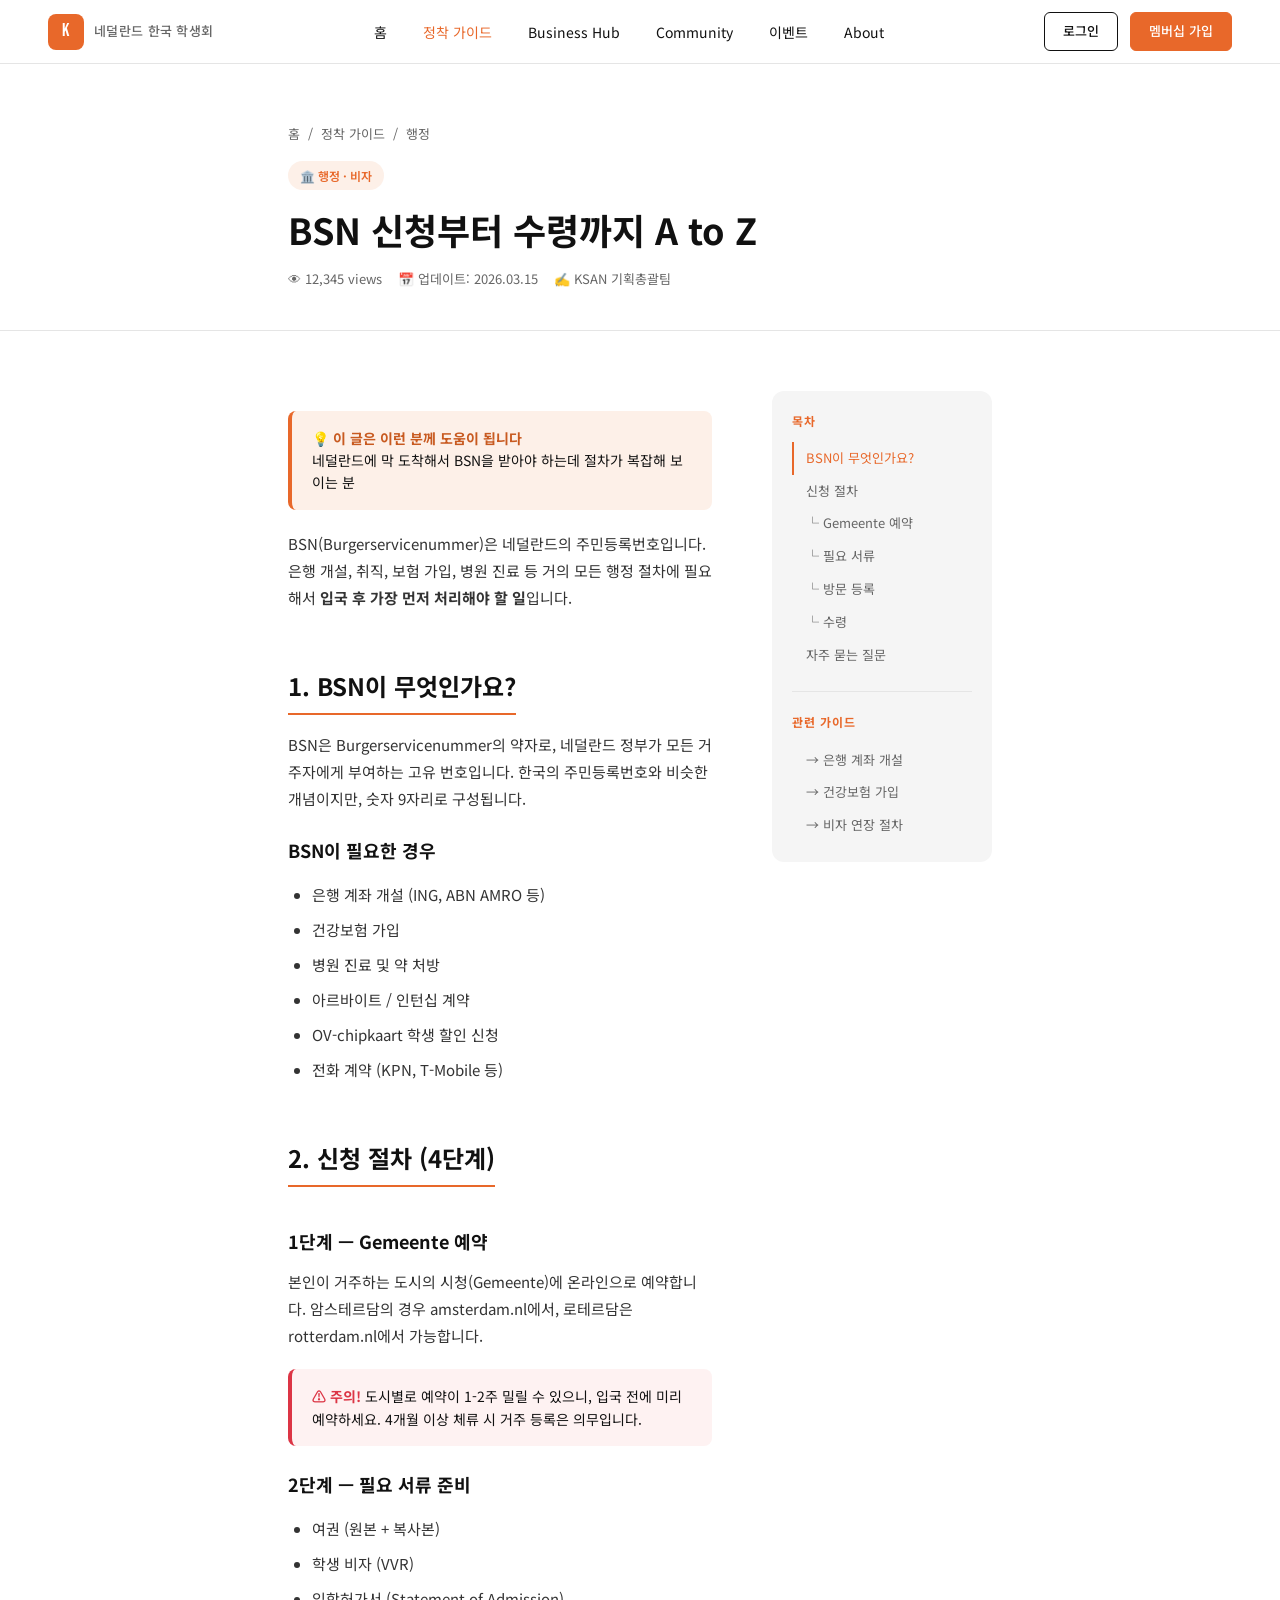
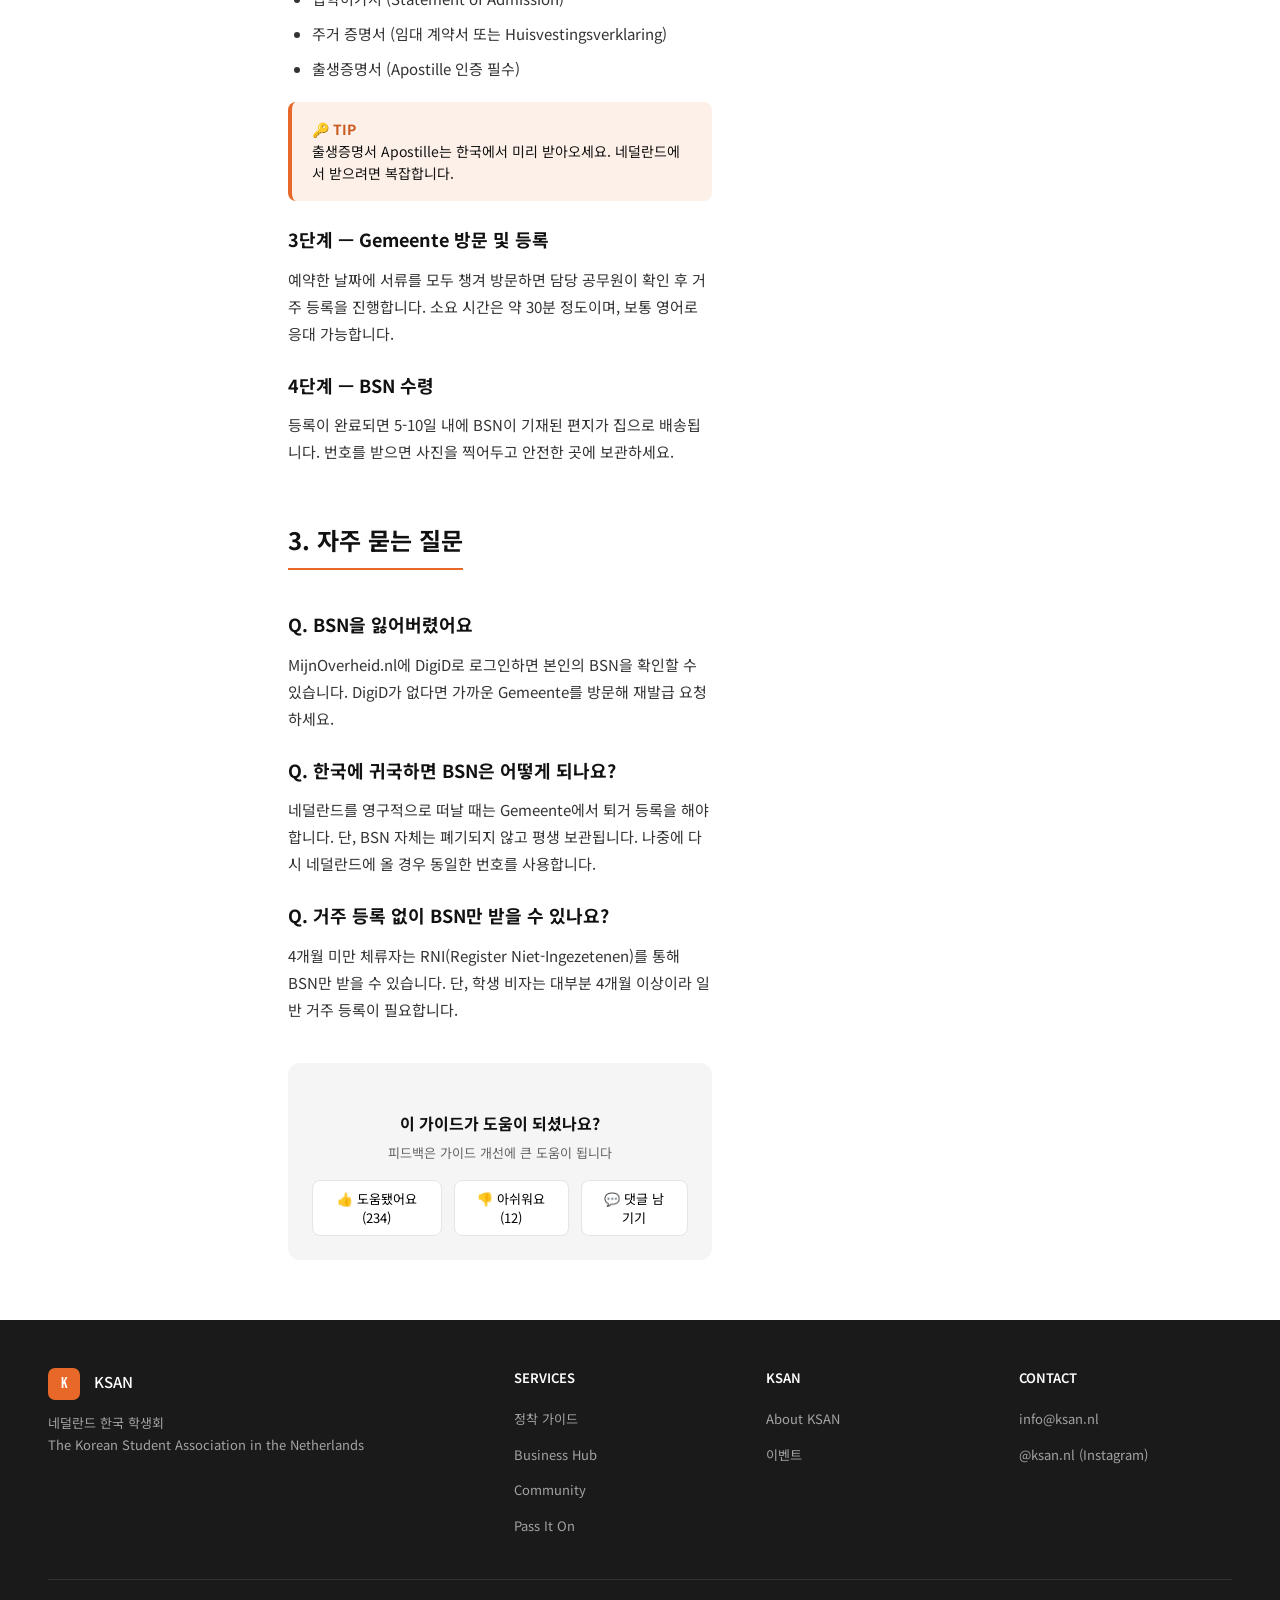
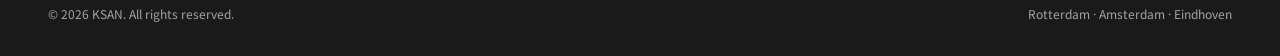
<file: guide-detail.html>
<!DOCTYPE html>
<html lang="ko">
<head>
<meta charset="UTF-8">
<meta name="viewport" content="width=device-width, initial-scale=1.0">
<title>BSN 신청부터 수령까지 — KSAN 가이드</title>
<link href="https://fonts.googleapis.com/css2?family=Noto+Sans+KR:wght@300;400;500;700;900&family=Bebas+Neue&display=swap" rel="stylesheet">
<link rel="stylesheet" href="styles.css">
<style>
  .article-hero {
    background: white;
    padding: 60px 0 40px;
    border-bottom: 1px solid var(--border);
  }

  .article-tag-pill {
    display: inline-block;
    font-size: 12px;
    color: var(--orange);
    background: var(--orange-pale);
    padding: 5px 12px;
    border-radius: 20px;
    margin-bottom: 16px;
    font-weight: 600;
  }

  .article-hero h1 {
    font-size: 36px;
    line-height: 1.3;
    margin-bottom: 16px;
    font-weight: 700;
  }

  .article-meta {
    display: flex;
    gap: 16px;
    font-size: 13px;
    color: var(--gray);
  }

  .article-body {
    padding: 60px 0;
  }

  .article-layout {
    display: grid;
    grid-template-columns: 1fr 220px;
    gap: 60px;
  }

  .article-content h2 {
    font-size: 24px;
    margin: 40px 0 16px;
    padding-bottom: 8px;
    border-bottom: 2px solid var(--orange);
    display: inline-block;
  }

  .article-content h3 {
    font-size: 18px;
    margin: 24px 0 12px;
  }

  .article-content p {
    font-size: 15px;
    line-height: 1.8;
    margin-bottom: 16px;
    color: #333;
  }

  .article-content ul, .article-content ol {
    margin: 16px 0 16px 24px;
  }

  .article-content li {
    font-size: 15px;
    line-height: 1.8;
    margin-bottom: 8px;
    color: #333;
  }

  .info-box {
    background: var(--orange-pale);
    border-left: 4px solid var(--orange);
    padding: 16px 20px;
    border-radius: 8px;
    margin: 20px 0;
    font-size: 14px;
  }

  .info-box strong { color: var(--orange-dark); }

  .warning-box {
    background: #FEF2F2;
    border-left: 4px solid var(--red);
    padding: 16px 20px;
    border-radius: 8px;
    margin: 20px 0;
    font-size: 14px;
  }

  .warning-box strong { color: var(--red); }

  .toc {
    position: sticky;
    top: 80px;
    background: var(--light);
    border-radius: 12px;
    padding: 20px;
    height: fit-content;
  }

  .toc h4 {
    font-size: 12px;
    text-transform: uppercase;
    color: var(--orange);
    letter-spacing: 1px;
    margin-bottom: 12px;
  }

  .toc ul {
    list-style: none;
  }

  .toc li {
    padding: 6px 0;
    font-size: 13px;
    color: var(--gray);
    cursor: pointer;
    border-left: 2px solid transparent;
    padding-left: 12px;
    transition: all 0.2s;
  }

  .toc li:hover, .toc li.active {
    color: var(--orange);
    border-left-color: var(--orange);
  }

  .feedback {
    background: var(--light);
    border-radius: 12px;
    padding: 24px;
    margin-top: 40px;
    text-align: center;
  }

  .feedback-buttons {
    display: flex;
    gap: 12px;
    justify-content: center;
    margin-top: 16px;
  }

  .feedback-btn {
    padding: 8px 20px;
    border: 1.5px solid var(--border);
    background: white;
    border-radius: 8px;
    cursor: pointer;
    font-family: inherit;
    font-size: 13px;
  }

  .feedback-btn:hover { border-color: var(--orange); }

  @media (max-width: 768px) {
    .article-layout { grid-template-columns: 1fr; }
    .toc { position: static; }
  }
</style>
</head>
<body>

<nav>
  <a href="index.html" class="nav-logo">
    <div class="nav-logo-box"><span>K</span></div>
    <span class="nav-logo-text">네덜란드 한국 학생회</span>
  </a>
  <ul class="nav-links">
    <li><a href="index.html">홈</a></li>
    <li><a href="guide.html" class="active">정착 가이드</a></li>
    <li><a href="business.html">Business Hub</a></li>
    <li><a href="community.html">Community</a></li>
    <li><a href="events.html">이벤트</a></li>
    <li><a href="about.html">About</a></li>
  </ul>
  <div class="nav-actions"></div>
</nav>

<section class="article-hero">
  <div class="container-narrow">
    <div class="breadcrumb">
      <a href="index.html">홈</a> / <a href="guide.html">정착 가이드</a> / <span>행정</span>
    </div>
    <span class="article-tag-pill">🏛️ 행정 · 비자</span>
    <h1>BSN 신청부터 수령까지 A to Z</h1>
    <div class="article-meta">
      <span>👁 12,345 views</span>
      <span>📅 업데이트: 2026.03.15</span>
      <span>✍️ KSAN 기획총괄팀</span>
    </div>
  </div>
</section>

<section class="article-body">
  <div class="container-narrow">
    <div class="article-layout">
      <div class="article-content">
        <div class="info-box">
          <strong>💡 이 글은 이런 분께 도움이 됩니다</strong><br>
          네덜란드에 막 도착해서 BSN을 받아야 하는데 절차가 복잡해 보이는 분
        </div>

        <p>
          BSN(Burgerservicenummer)은 네덜란드의 주민등록번호입니다. 
          은행 개설, 취직, 보험 가입, 병원 진료 등 거의 모든 행정 절차에 필요해서 
          <strong>입국 후 가장 먼저 처리해야 할 일</strong>입니다.
        </p>

        <h2>1. BSN이 무엇인가요?</h2>
        <p>
          BSN은 Burgerservicenummer의 약자로, 네덜란드 정부가 모든 거주자에게 
          부여하는 고유 번호입니다. 한국의 주민등록번호와 비슷한 개념이지만, 
          숫자 9자리로 구성됩니다.
        </p>

        <h3>BSN이 필요한 경우</h3>
        <ul>
          <li>은행 계좌 개설 (ING, ABN AMRO 등)</li>
          <li>건강보험 가입</li>
          <li>병원 진료 및 약 처방</li>
          <li>아르바이트 / 인턴십 계약</li>
          <li>OV-chipkaart 학생 할인 신청</li>
          <li>전화 계약 (KPN, T-Mobile 등)</li>
        </ul>

        <h2>2. 신청 절차 (4단계)</h2>

        <h3>1단계 — Gemeente 예약</h3>
        <p>
          본인이 거주하는 도시의 시청(Gemeente)에 온라인으로 예약합니다. 
          암스테르담의 경우 amsterdam.nl에서, 로테르담은 rotterdam.nl에서 가능합니다.
        </p>

        <div class="warning-box">
          <strong>⚠️ 주의!</strong> 
          도시별로 예약이 1-2주 밀릴 수 있으니, 입국 전에 미리 예약하세요. 
          4개월 이상 체류 시 거주 등록은 의무입니다.
        </div>

        <h3>2단계 — 필요 서류 준비</h3>
        <ul>
          <li>여권 (원본 + 복사본)</li>
          <li>학생 비자 (VVR)</li>
          <li>입학허가서 (Statement of Admission)</li>
          <li>주거 증명서 (임대 계약서 또는 Huisvestingsverklaring)</li>
          <li>출생증명서 (Apostille 인증 필수)</li>
        </ul>

        <div class="info-box">
          <strong>🔑 TIP</strong><br>
          출생증명서 Apostille는 한국에서 미리 받아오세요. 네덜란드에서 받으려면 복잡합니다.
        </div>

        <h3>3단계 — Gemeente 방문 및 등록</h3>
        <p>
          예약한 날짜에 서류를 모두 챙겨 방문하면 담당 공무원이 확인 후 거주 등록을 진행합니다. 
          소요 시간은 약 30분 정도이며, 보통 영어로 응대 가능합니다.
        </p>

        <h3>4단계 — BSN 수령</h3>
        <p>
          등록이 완료되면 5-10일 내에 BSN이 기재된 편지가 집으로 배송됩니다. 
          번호를 받으면 사진을 찍어두고 안전한 곳에 보관하세요.
        </p>

        <h2>3. 자주 묻는 질문</h2>

        <h3>Q. BSN을 잃어버렸어요</h3>
        <p>
          MijnOverheid.nl에 DigiD로 로그인하면 본인의 BSN을 확인할 수 있습니다. 
          DigiD가 없다면 가까운 Gemeente를 방문해 재발급 요청하세요.
        </p>

        <h3>Q. 한국에 귀국하면 BSN은 어떻게 되나요?</h3>
        <p>
          네덜란드를 영구적으로 떠날 때는 Gemeente에서 퇴거 등록을 해야 합니다. 
          단, BSN 자체는 폐기되지 않고 평생 보관됩니다. 
          나중에 다시 네덜란드에 올 경우 동일한 번호를 사용합니다.
        </p>

        <h3>Q. 거주 등록 없이 BSN만 받을 수 있나요?</h3>
        <p>
          4개월 미만 체류자는 RNI(Register Niet-Ingezetenen)를 통해 BSN만 받을 수 있습니다. 
          단, 학생 비자는 대부분 4개월 이상이라 일반 거주 등록이 필요합니다.
        </p>

        <div class="feedback">
          <h3 style="font-size: 16px; margin-bottom: 4px;">이 가이드가 도움이 되셨나요?</h3>
          <p style="font-size: 13px; color: var(--gray);">피드백은 가이드 개선에 큰 도움이 됩니다</p>
          <div class="feedback-buttons">
            <button class="feedback-btn">👍 도움됐어요 (234)</button>
            <button class="feedback-btn">👎 아쉬워요 (12)</button>
            <button class="feedback-btn">💬 댓글 남기기</button>
          </div>
        </div>
      </div>

      <div class="toc">
        <h4>목차</h4>
        <ul>
          <li class="active">BSN이 무엇인가요?</li>
          <li>신청 절차</li>
          <li>└ Gemeente 예약</li>
          <li>└ 필요 서류</li>
          <li>└ 방문 등록</li>
          <li>└ 수령</li>
          <li>자주 묻는 질문</li>
        </ul>
        <hr style="margin: 20px 0; border: none; border-top: 1px solid var(--border);">
        <h4>관련 가이드</h4>
        <ul>
          <li>→ 은행 계좌 개설</li>
          <li>→ 건강보험 가입</li>
          <li>→ 비자 연장 절차</li>
        </ul>
      </div>
    </div>
  </div>
</section>

<footer>
  <div class="footer-container">
    <div class="footer-brand">
      <div>
        <span class="footer-logo-box"><span>K</span></span>
        <span style="color: white; font-size: 15px; font-weight: 500;">KSAN</span>
      </div>
      <p>네덜란드 한국 학생회<br>The Korean Student Association in the Netherlands</p>
    </div>
    <div class="footer-col">
      <h4>SERVICES</h4>
      <ul>
        <li><a href="guide.html">정착 가이드</a></li>
        <li><a href="business.html">Business Hub</a></li>
        <li><a href="community.html">Community</a></li>
        <li><a href="pass-it-on.html">Pass It On</a></li>
      </ul>
    </div>
    <div class="footer-col">
      <h4>KSAN</h4>
      <ul>
        <li><a href="about.html">About KSAN</a></li>
        <li><a href="events.html">이벤트</a></li>
      </ul>
    </div>
    <div class="footer-col">
      <h4>CONTACT</h4>
      <ul>
        <li><a href="#">info@ksan.nl</a></li>
        <li><a href="#">@ksan.nl (Instagram)</a></li>
      </ul>
    </div>
  </div>
  <div class="footer-bottom">
    <div>© 2026 KSAN. All rights reserved.</div>
    <div>Rotterdam · Amsterdam · Eindhoven</div>
  </div>
</footer>

<script src="shared.js"></script>
</body>
</html>
</file>
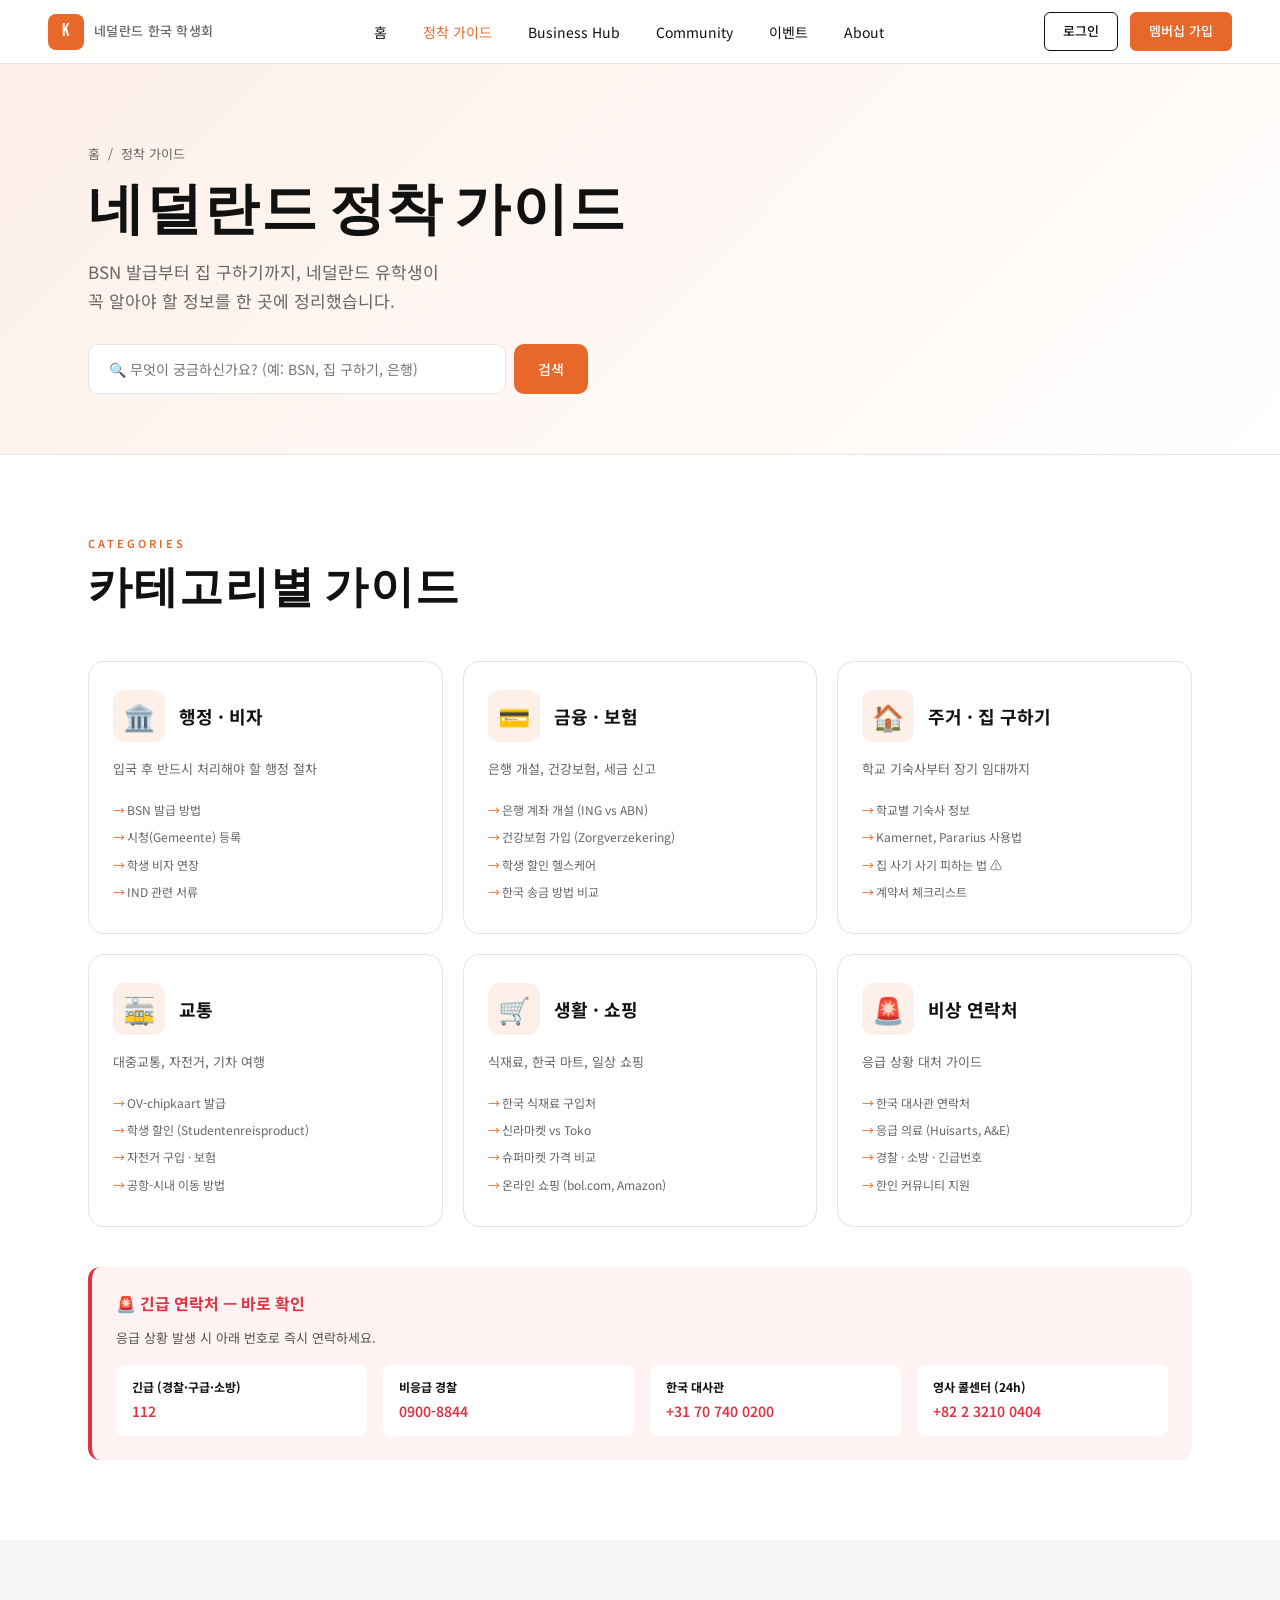
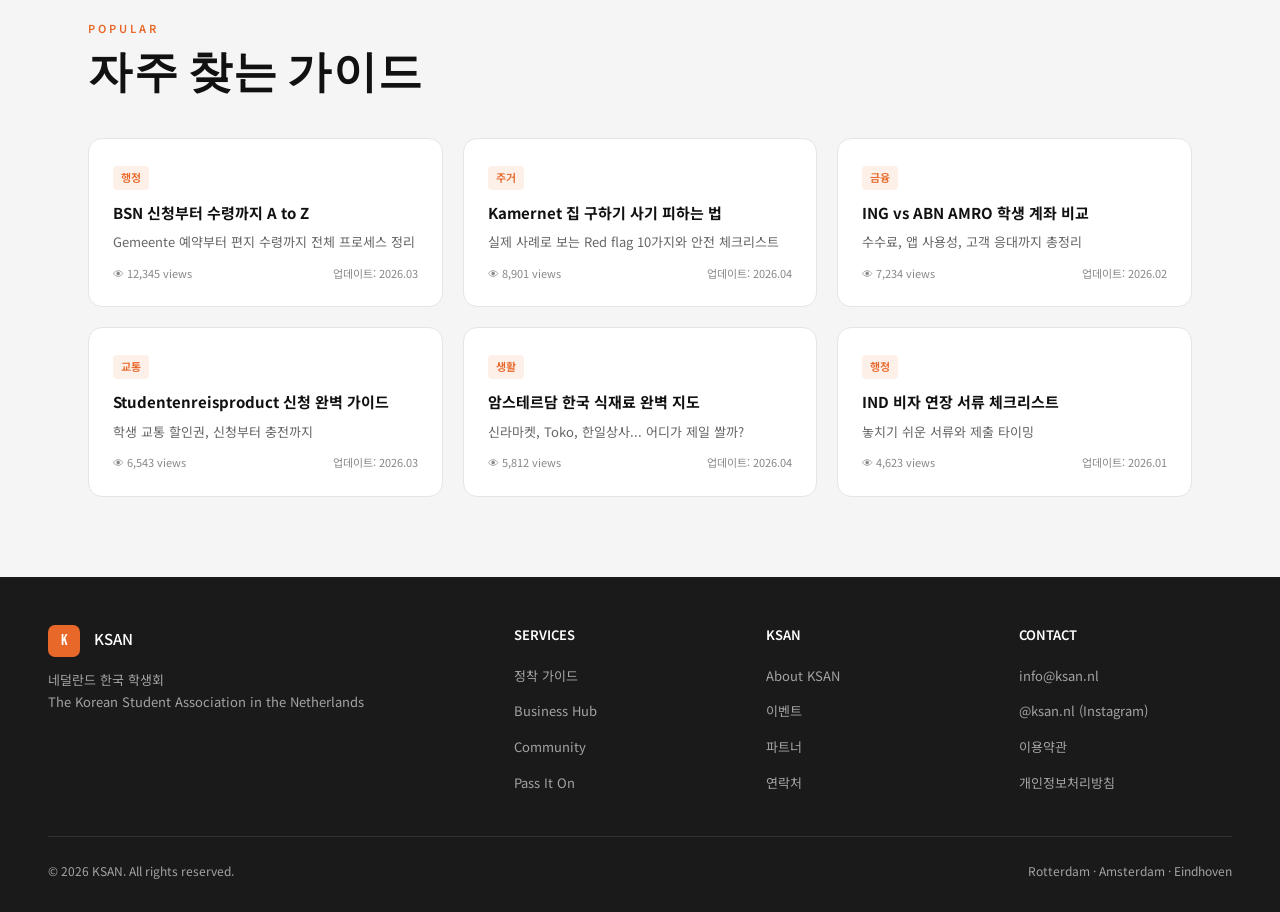
<file: guide.html>
<!DOCTYPE html>
<html lang="ko">
<head>
<meta charset="UTF-8">
<meta name="viewport" content="width=device-width, initial-scale=1.0">
<title>네덜란드 정착 가이드 — KSAN</title>
<link href="https://fonts.googleapis.com/css2?family=Noto+Sans+KR:wght@300;400;500;700;900&family=Bebas+Neue&display=swap" rel="stylesheet">
<link rel="stylesheet" href="styles.css">
<style>
  .guide-hero {
    background: linear-gradient(135deg, var(--orange-pale), white);
    padding: 80px 0 60px;
    border-bottom: 1px solid var(--border);
  }

  .guide-hero h1 {
    font-family: 'Bebas Neue', sans-serif;
    font-size: 56px;
    letter-spacing: 1.5px;
    line-height: 1.1;
    margin-bottom: 16px;
  }

  .guide-hero p {
    font-size: 17px;
    color: var(--gray);
    max-width: 600px;
    line-height: 1.7;
  }

  .search-box {
    margin-top: 28px;
    display: flex;
    gap: 8px;
    max-width: 500px;
  }

  .search-box input {
    flex: 1;
    padding: 14px 20px;
    border: 1.5px solid var(--border);
    border-radius: 10px;
    font-size: 14px;
    font-family: inherit;
  }

  .search-box input:focus {
    outline: none;
    border-color: var(--orange);
  }

  .search-box button {
    padding: 0 24px;
    background: var(--orange);
    color: white;
    border: none;
    border-radius: 10px;
    font-size: 14px;
    font-weight: 500;
    cursor: pointer;
    font-family: inherit;
  }

  .category-grid {
    display: grid;
    grid-template-columns: repeat(3, 1fr);
    gap: 20px;
    margin-top: 48px;
  }

  .category-card {
    background: white;
    border: 1px solid var(--border);
    border-radius: 16px;
    padding: 28px 24px;
    transition: all 0.2s;
    cursor: pointer;
    text-decoration: none;
    color: inherit;
  }

  .category-card:hover {
    border-color: var(--orange);
    transform: translateY(-3px);
    box-shadow: 0 8px 24px rgba(0,0,0,0.05);
  }

  .category-header {
    display: flex;
    align-items: center;
    gap: 14px;
    margin-bottom: 16px;
  }

  .category-icon {
    width: 52px; height: 52px;
    background: var(--orange-pale);
    border-radius: 12px;
    display: flex; align-items: center; justify-content: center;
    font-size: 26px;
  }

  .category-card h3 {
    font-size: 18px;
    font-weight: 700;
  }

  .category-card p {
    font-size: 13px;
    color: var(--gray);
    line-height: 1.7;
    margin-bottom: 16px;
  }

  .category-items {
    list-style: none;
    padding: 0;
  }

  .category-items li {
    font-size: 12px;
    color: var(--gray);
    padding: 4px 0;
    padding-left: 14px;
    position: relative;
  }

  .category-items li::before {
    content: '→';
    position: absolute;
    left: 0;
    color: var(--orange);
  }

  /* Popular articles */
  .popular-section {
    background: var(--light);
  }

  .article-grid {
    display: grid;
    grid-template-columns: repeat(3, 1fr);
    gap: 20px;
    margin-top: 40px;
  }

  .article-card {
    background: white;
    border-radius: 14px;
    padding: 24px;
    border: 1px solid var(--border);
    cursor: pointer;
    transition: all 0.2s;
    text-decoration: none;
    color: inherit;
    display: block;
  }

  .article-card:hover {
    border-color: var(--orange);
    transform: translateY(-2px);
  }

  .article-tag {
    display: inline-block;
    font-size: 11px;
    color: var(--orange);
    background: var(--orange-pale);
    padding: 3px 8px;
    border-radius: 4px;
    margin-bottom: 12px;
    font-weight: 600;
  }

  .article-card h4 {
    font-size: 15px;
    margin-bottom: 8px;
    line-height: 1.5;
  }

  .article-card p {
    font-size: 13px;
    color: var(--gray);
    line-height: 1.6;
    margin-bottom: 12px;
  }

  .article-meta {
    font-size: 11px;
    color: var(--gray-light);
    display: flex;
    justify-content: space-between;
  }

  /* Emergency */
  .emergency {
    background: #FEF2F2;
    border-left: 4px solid var(--red);
    padding: 24px;
    border-radius: 12px;
    margin-top: 40px;
  }

  .emergency h3 {
    color: var(--red);
    font-size: 16px;
    margin-bottom: 12px;
    display: flex;
    align-items: center;
    gap: 8px;
  }

  .emergency-grid {
    display: grid;
    grid-template-columns: repeat(4, 1fr);
    gap: 16px;
    margin-top: 16px;
  }

  .emergency-item {
    background: white;
    padding: 12px 16px;
    border-radius: 8px;
  }

  .emergency-item strong {
    display: block;
    font-size: 12px;
    margin-bottom: 2px;
  }

  .emergency-item span {
    font-size: 14px;
    color: var(--red);
    font-weight: 600;
  }

  @media (max-width: 768px) {
    .category-grid, .article-grid { grid-template-columns: 1fr; }
    .emergency-grid { grid-template-columns: 1fr 1fr; }
  }
</style>
</head>
<body>

<nav>
  <a href="index.html" class="nav-logo">
    <div class="nav-logo-box"><span>K</span></div>
    <span class="nav-logo-text">네덜란드 한국 학생회</span>
  </a>
  <ul class="nav-links">
    <li><a href="index.html">홈</a></li>
    <li><a href="guide.html" class="active">정착 가이드</a></li>
    <li><a href="business.html">Business Hub</a></li>
    <li><a href="community.html">Community</a></li>
    <li><a href="events.html">이벤트</a></li>
    <li><a href="about.html">About</a></li>
  </ul>
  <div class="nav-actions"></div>
</nav>

<section class="guide-hero">
  <div class="container">
    <div class="breadcrumb">
      <a href="index.html">홈</a> / <span>정착 가이드</span>
    </div>
    <h1>네덜란드 정착 가이드</h1>
    <p>BSN 발급부터 집 구하기까지, 네덜란드 유학생이<br>꼭 알아야 할 정보를 한 곳에 정리했습니다.</p>
    
    <div class="search-box">
      <input type="text" placeholder="🔍 무엇이 궁금하신가요? (예: BSN, 집 구하기, 은행)">
      <button>검색</button>
    </div>
  </div>
</section>

<section>
  <div class="container">
    <div class="section-label">CATEGORIES</div>
    <h2 class="section-title">카테고리별 가이드</h2>

    <div class="category-grid">
      <a href="guide-detail.html" class="category-card">
        <div class="category-header">
          <div class="category-icon">🏛️</div>
          <h3>행정 · 비자</h3>
        </div>
        <p>입국 후 반드시 처리해야 할 행정 절차</p>
        <ul class="category-items">
          <li>BSN 발급 방법</li>
          <li>시청(Gemeente) 등록</li>
          <li>학생 비자 연장</li>
          <li>IND 관련 서류</li>
        </ul>
      </a>

      <a href="guide-detail.html" class="category-card">
        <div class="category-header">
          <div class="category-icon">💳</div>
          <h3>금융 · 보험</h3>
        </div>
        <p>은행 개설, 건강보험, 세금 신고</p>
        <ul class="category-items">
          <li>은행 계좌 개설 (ING vs ABN)</li>
          <li>건강보험 가입 (Zorgverzekering)</li>
          <li>학생 할인 헬스케어</li>
          <li>한국 송금 방법 비교</li>
        </ul>
      </a>

      <a href="guide-detail.html" class="category-card">
        <div class="category-header">
          <div class="category-icon">🏠</div>
          <h3>주거 · 집 구하기</h3>
        </div>
        <p>학교 기숙사부터 장기 임대까지</p>
        <ul class="category-items">
          <li>학교별 기숙사 정보</li>
          <li>Kamernet, Pararius 사용법</li>
          <li>집 사기 사기 피하는 법 ⚠️</li>
          <li>계약서 체크리스트</li>
        </ul>
      </a>

      <a href="guide-detail.html" class="category-card">
        <div class="category-header">
          <div class="category-icon">🚋</div>
          <h3>교통</h3>
        </div>
        <p>대중교통, 자전거, 기차 여행</p>
        <ul class="category-items">
          <li>OV-chipkaart 발급</li>
          <li>학생 할인 (Studentenreisproduct)</li>
          <li>자전거 구입 · 보험</li>
          <li>공항-시내 이동 방법</li>
        </ul>
      </a>

      <a href="guide-detail.html" class="category-card">
        <div class="category-header">
          <div class="category-icon">🛒</div>
          <h3>생활 · 쇼핑</h3>
        </div>
        <p>식재료, 한국 마트, 일상 쇼핑</p>
        <ul class="category-items">
          <li>한국 식재료 구입처</li>
          <li>신라마켓 vs Toko</li>
          <li>슈퍼마켓 가격 비교</li>
          <li>온라인 쇼핑 (bol.com, Amazon)</li>
        </ul>
      </a>

      <a href="guide-detail.html" class="category-card">
        <div class="category-header">
          <div class="category-icon">🚨</div>
          <h3>비상 연락처</h3>
        </div>
        <p>응급 상황 대처 가이드</p>
        <ul class="category-items">
          <li>한국 대사관 연락처</li>
          <li>응급 의료 (Huisarts, A&E)</li>
          <li>경찰 · 소방 · 긴급번호</li>
          <li>한인 커뮤니티 지원</li>
        </ul>
      </a>
    </div>

    <div class="emergency">
      <h3>🚨 긴급 연락처 — 바로 확인</h3>
      <p style="font-size: 13px; color: #555;">응급 상황 발생 시 아래 번호로 즉시 연락하세요.</p>
      <div class="emergency-grid">
        <div class="emergency-item">
          <strong>긴급 (경찰·구급·소방)</strong>
          <span>112</span>
        </div>
        <div class="emergency-item">
          <strong>비응급 경찰</strong>
          <span>0900-8844</span>
        </div>
        <div class="emergency-item">
          <strong>한국 대사관</strong>
          <span>+31 70 740 0200</span>
        </div>
        <div class="emergency-item">
          <strong>영사 콜센터 (24h)</strong>
          <span>+82 2 3210 0404</span>
        </div>
      </div>
    </div>
  </div>
</section>

<section class="popular-section">
  <div class="container">
    <div class="section-label">POPULAR</div>
    <h2 class="section-title">자주 찾는 가이드</h2>

    <div class="article-grid">
      <a href="guide-detail.html" class="article-card">
        <span class="article-tag">행정</span>
        <h4>BSN 신청부터 수령까지 A to Z</h4>
        <p>Gemeente 예약부터 편지 수령까지 전체 프로세스 정리</p>
        <div class="article-meta">
          <span>👁 12,345 views</span>
          <span>업데이트: 2026.03</span>
        </div>
      </a>

      <a href="guide-detail.html" class="article-card">
        <span class="article-tag">주거</span>
        <h4>Kamernet 집 구하기 사기 피하는 법</h4>
        <p>실제 사례로 보는 Red flag 10가지와 안전 체크리스트</p>
        <div class="article-meta">
          <span>👁 8,901 views</span>
          <span>업데이트: 2026.04</span>
        </div>
      </a>

      <a href="guide-detail.html" class="article-card">
        <span class="article-tag">금융</span>
        <h4>ING vs ABN AMRO 학생 계좌 비교</h4>
        <p>수수료, 앱 사용성, 고객 응대까지 총정리</p>
        <div class="article-meta">
          <span>👁 7,234 views</span>
          <span>업데이트: 2026.02</span>
        </div>
      </a>

      <a href="guide-detail.html" class="article-card">
        <span class="article-tag">교통</span>
        <h4>Studentenreisproduct 신청 완벽 가이드</h4>
        <p>학생 교통 할인권, 신청부터 충전까지</p>
        <div class="article-meta">
          <span>👁 6,543 views</span>
          <span>업데이트: 2026.03</span>
        </div>
      </a>

      <a href="guide-detail.html" class="article-card">
        <span class="article-tag">생활</span>
        <h4>암스테르담 한국 식재료 완벽 지도</h4>
        <p>신라마켓, Toko, 한일상사... 어디가 제일 쌀까?</p>
        <div class="article-meta">
          <span>👁 5,812 views</span>
          <span>업데이트: 2026.04</span>
        </div>
      </a>

      <a href="guide-detail.html" class="article-card">
        <span class="article-tag">행정</span>
        <h4>IND 비자 연장 서류 체크리스트</h4>
        <p>놓치기 쉬운 서류와 제출 타이밍</p>
        <div class="article-meta">
          <span>👁 4,623 views</span>
          <span>업데이트: 2026.01</span>
        </div>
      </a>
    </div>
  </div>
</section>

<!-- FOOTER -->
<footer>
  <div class="footer-container">
    <div class="footer-brand">
      <div>
        <span class="footer-logo-box"><span>K</span></span>
        <span style="color: white; font-size: 15px; font-weight: 500;">KSAN</span>
      </div>
      <p>네덜란드 한국 학생회<br>The Korean Student Association in the Netherlands</p>
    </div>
    <div class="footer-col">
      <h4>SERVICES</h4>
      <ul>
        <li><a href="guide.html">정착 가이드</a></li>
        <li><a href="business.html">Business Hub</a></li>
        <li><a href="community.html">Community</a></li>
        <li><a href="pass-it-on.html">Pass It On</a></li>
      </ul>
    </div>
    <div class="footer-col">
      <h4>KSAN</h4>
      <ul>
        <li><a href="about.html">About KSAN</a></li>
        <li><a href="events.html">이벤트</a></li>
        <li><a href="#">파트너</a></li>
        <li><a href="#">연락처</a></li>
      </ul>
    </div>
    <div class="footer-col">
      <h4>CONTACT</h4>
      <ul>
        <li><a href="#">info@ksan.nl</a></li>
        <li><a href="#">@ksan.nl (Instagram)</a></li>
        <li><a href="#">이용약관</a></li>
        <li><a href="#">개인정보처리방침</a></li>
      </ul>
    </div>
  </div>
  <div class="footer-bottom">
    <div>© 2026 KSAN. All rights reserved.</div>
    <div>Rotterdam · Amsterdam · Eindhoven</div>
  </div>
</footer>

<script src="shared.js"></script>
</body>
</html>
</file>
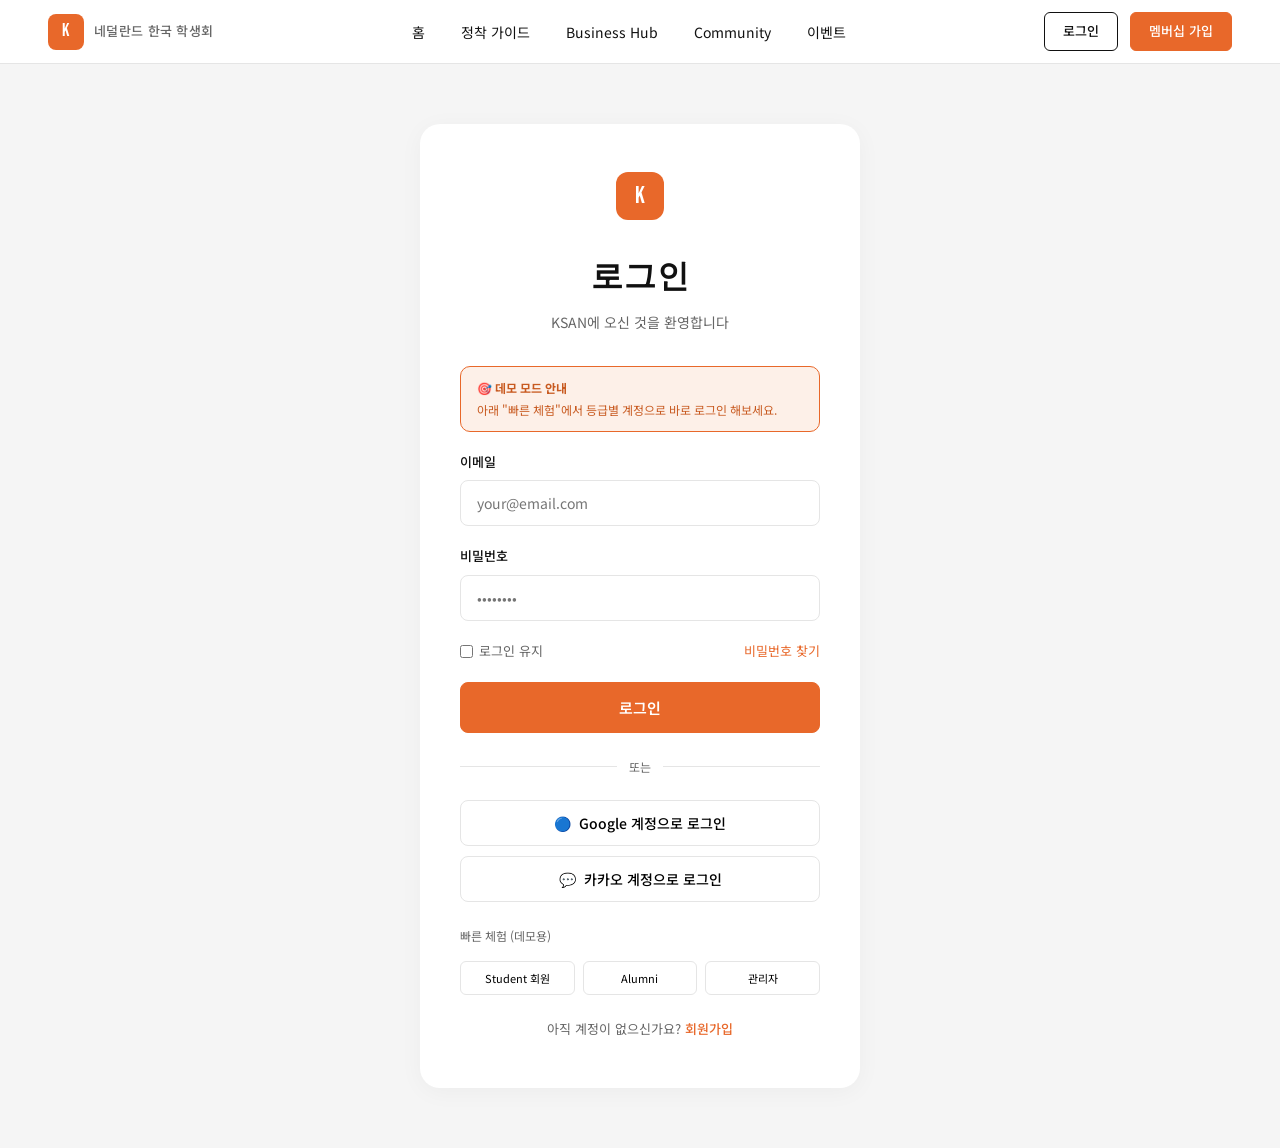
<file: login.html>
<!DOCTYPE html>
<html lang="ko">
<head>
<meta charset="UTF-8">
<meta name="viewport" content="width=device-width, initial-scale=1.0">
<title>로그인 — KSAN</title>
<link href="https://fonts.googleapis.com/css2?family=Noto+Sans+KR:wght@300;400;500;700;900&family=Bebas+Neue&display=swap" rel="stylesheet">
<link rel="stylesheet" href="styles.css">
<style>
  body { background: var(--light); }
  
  .auth-wrapper {
    min-height: calc(100vh - 64px);
    display: flex;
    align-items: center;
    justify-content: center;
    padding: 60px 20px;
  }

  .auth-card {
    background: white;
    border-radius: 20px;
    padding: 48px 40px;
    max-width: 440px;
    width: 100%;
    box-shadow: 0 4px 24px rgba(0,0,0,0.04);
  }

  .auth-logo {
    display: flex;
    align-items: center;
    justify-content: center;
    margin-bottom: 32px;
  }

  .auth-logo-box {
    width: 48px; height: 48px;
    background: var(--orange);
    border-radius: 12px;
    display: flex; align-items: center; justify-content: center;
  }

  .auth-logo-box span {
    color: white;
    font-family: 'Bebas Neue', sans-serif;
    font-size: 24px;
  }

  .auth-card h1 {
    font-family: 'Bebas Neue', sans-serif;
    font-size: 32px;
    text-align: center;
    margin-bottom: 8px;
    letter-spacing: 1px;
  }

  .auth-card .subtitle {
    text-align: center;
    color: var(--gray);
    font-size: 14px;
    margin-bottom: 32px;
  }

  .divider {
    display: flex;
    align-items: center;
    gap: 12px;
    margin: 24px 0;
    color: var(--gray);
    font-size: 12px;
  }

  .divider::before,
  .divider::after {
    content: '';
    flex: 1;
    height: 1px;
    background: var(--border);
  }

  .social-btn {
    width: 100%;
    padding: 12px;
    border: 1.5px solid var(--border);
    border-radius: 8px;
    background: white;
    font-size: 14px;
    font-weight: 500;
    cursor: pointer;
    display: flex;
    align-items: center;
    justify-content: center;
    gap: 8px;
    margin-bottom: 10px;
    transition: border 0.2s;
    font-family: inherit;
  }

  .social-btn:hover { border-color: var(--black); }

  .auth-footer {
    text-align: center;
    margin-top: 24px;
    font-size: 13px;
    color: var(--gray);
  }

  .auth-footer a { color: var(--orange); font-weight: 500; }
  .auth-footer a:hover { text-decoration: underline; }

  .demo-notice {
    background: var(--orange-pale);
    border: 1px solid var(--orange);
    border-radius: 10px;
    padding: 12px 16px;
    margin-bottom: 20px;
    font-size: 12px;
    color: var(--orange-dark);
    line-height: 1.5;
  }

  .demo-notice strong { display: block; margin-bottom: 4px; }

  .quick-login {
    display: grid;
    grid-template-columns: 1fr 1fr 1fr;
    gap: 8px;
    margin-top: 16px;
  }

  .quick-btn {
    padding: 8px;
    border: 1.5px solid var(--border);
    border-radius: 6px;
    background: white;
    font-size: 11px;
    cursor: pointer;
    transition: all 0.2s;
    font-family: inherit;
  }

  .quick-btn:hover {
    border-color: var(--orange);
    color: var(--orange);
  }

  .checkbox-row {
    display: flex;
    align-items: center;
    justify-content: space-between;
    margin-bottom: 20px;
    font-size: 13px;
  }

  .checkbox-row label {
    display: flex; align-items: center; gap: 6px;
    color: var(--gray);
    cursor: pointer;
  }

  .forgot-link { color: var(--orange); }
</style>
</head>
<body>

<nav>
  <a href="index.html" class="nav-logo">
    <div class="nav-logo-box"><span>K</span></div>
    <span class="nav-logo-text">네덜란드 한국 학생회</span>
  </a>
  <ul class="nav-links">
    <li><a href="index.html">홈</a></li>
    <li><a href="guide.html">정착 가이드</a></li>
    <li><a href="business.html">Business Hub</a></li>
    <li><a href="community.html">Community</a></li>
    <li><a href="events.html">이벤트</a></li>
  </ul>
  <div class="nav-actions"></div>
</nav>

<div class="auth-wrapper">
  <div class="auth-card">
    <div class="auth-logo">
      <div class="auth-logo-box"><span>K</span></div>
    </div>
    <h1>로그인</h1>
    <p class="subtitle">KSAN에 오신 것을 환영합니다</p>

    <div class="demo-notice">
      <strong>🎯 데모 모드 안내</strong>
      아래 "빠른 체험"에서 등급별 계정으로 바로 로그인 해보세요.
    </div>

    <form onsubmit="handleLogin(event)">
      <div class="form-group">
        <label>이메일</label>
        <input type="email" placeholder="your@email.com" required>
      </div>

      <div class="form-group">
        <label>비밀번호</label>
        <input type="password" placeholder="••••••••" required>
      </div>

      <div class="checkbox-row">
        <label>
          <input type="checkbox"> 로그인 유지
        </label>
        <a href="#" class="forgot-link">비밀번호 찾기</a>
      </div>

      <button type="submit" class="btn btn-primary btn-lg btn-full">로그인</button>
    </form>

    <div class="divider">또는</div>

    <button class="social-btn">
      <span>🔵</span> Google 계정으로 로그인
    </button>
    <button class="social-btn">
      <span>💬</span> 카카오 계정으로 로그인
    </button>

    <div style="margin-top: 24px;">
      <p style="font-size: 12px; color: var(--gray); margin-bottom: 8px;">빠른 체험 (데모용)</p>
      <div class="quick-login">
        <button class="quick-btn" onclick="simulateLogin('student', '김학생')">Student 회원</button>
        <button class="quick-btn" onclick="simulateLogin('alumni', '박졸업')">Alumni</button>
        <button class="quick-btn" onclick="simulateLogin('admin', '정채연')">관리자</button>
      </div>
    </div>

    <div class="auth-footer">
      아직 계정이 없으신가요? <a href="signup.html">회원가입</a>
    </div>
  </div>
</div>

<script src="shared.js"></script>
<script>
  function handleLogin(e) {
    e.preventDefault();
    // 기본 로그인은 Guest로
    simulateLogin('student', '김학생');
  }
</script>
</body>
</html>
</file>
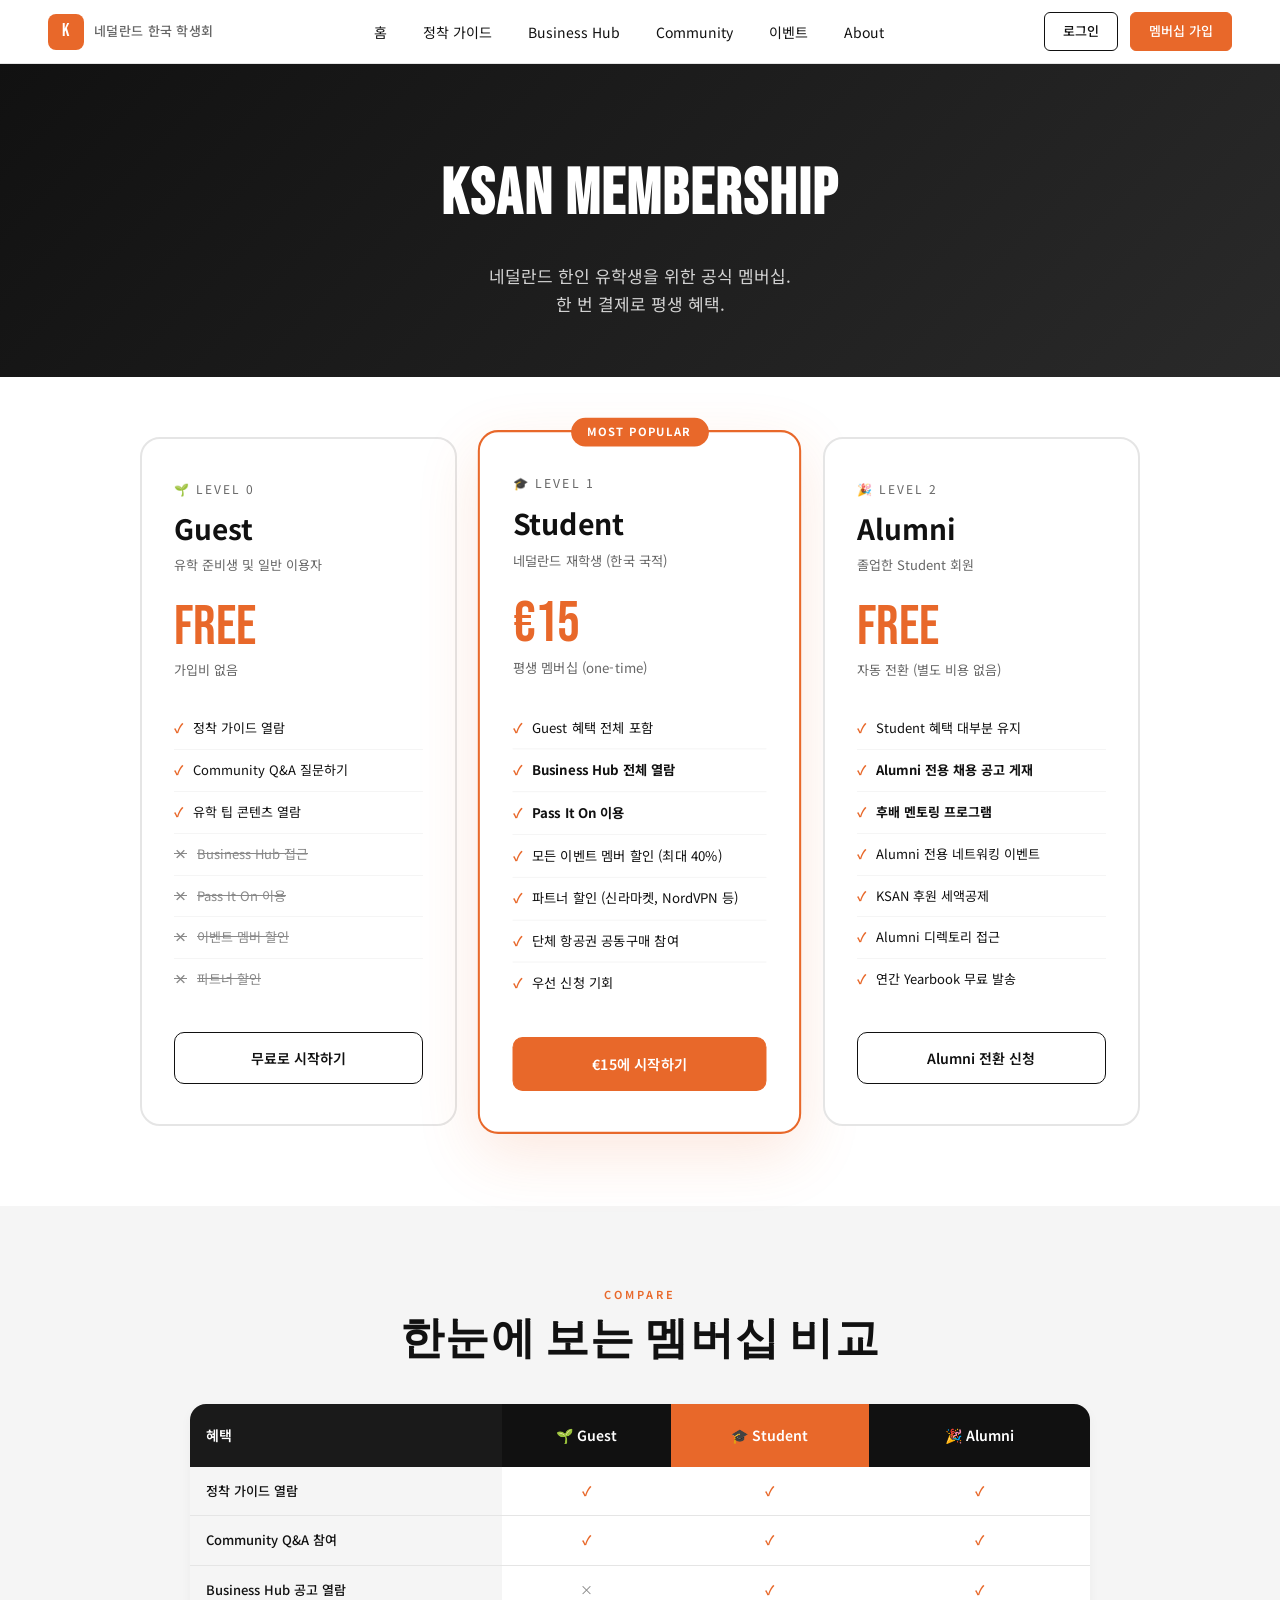
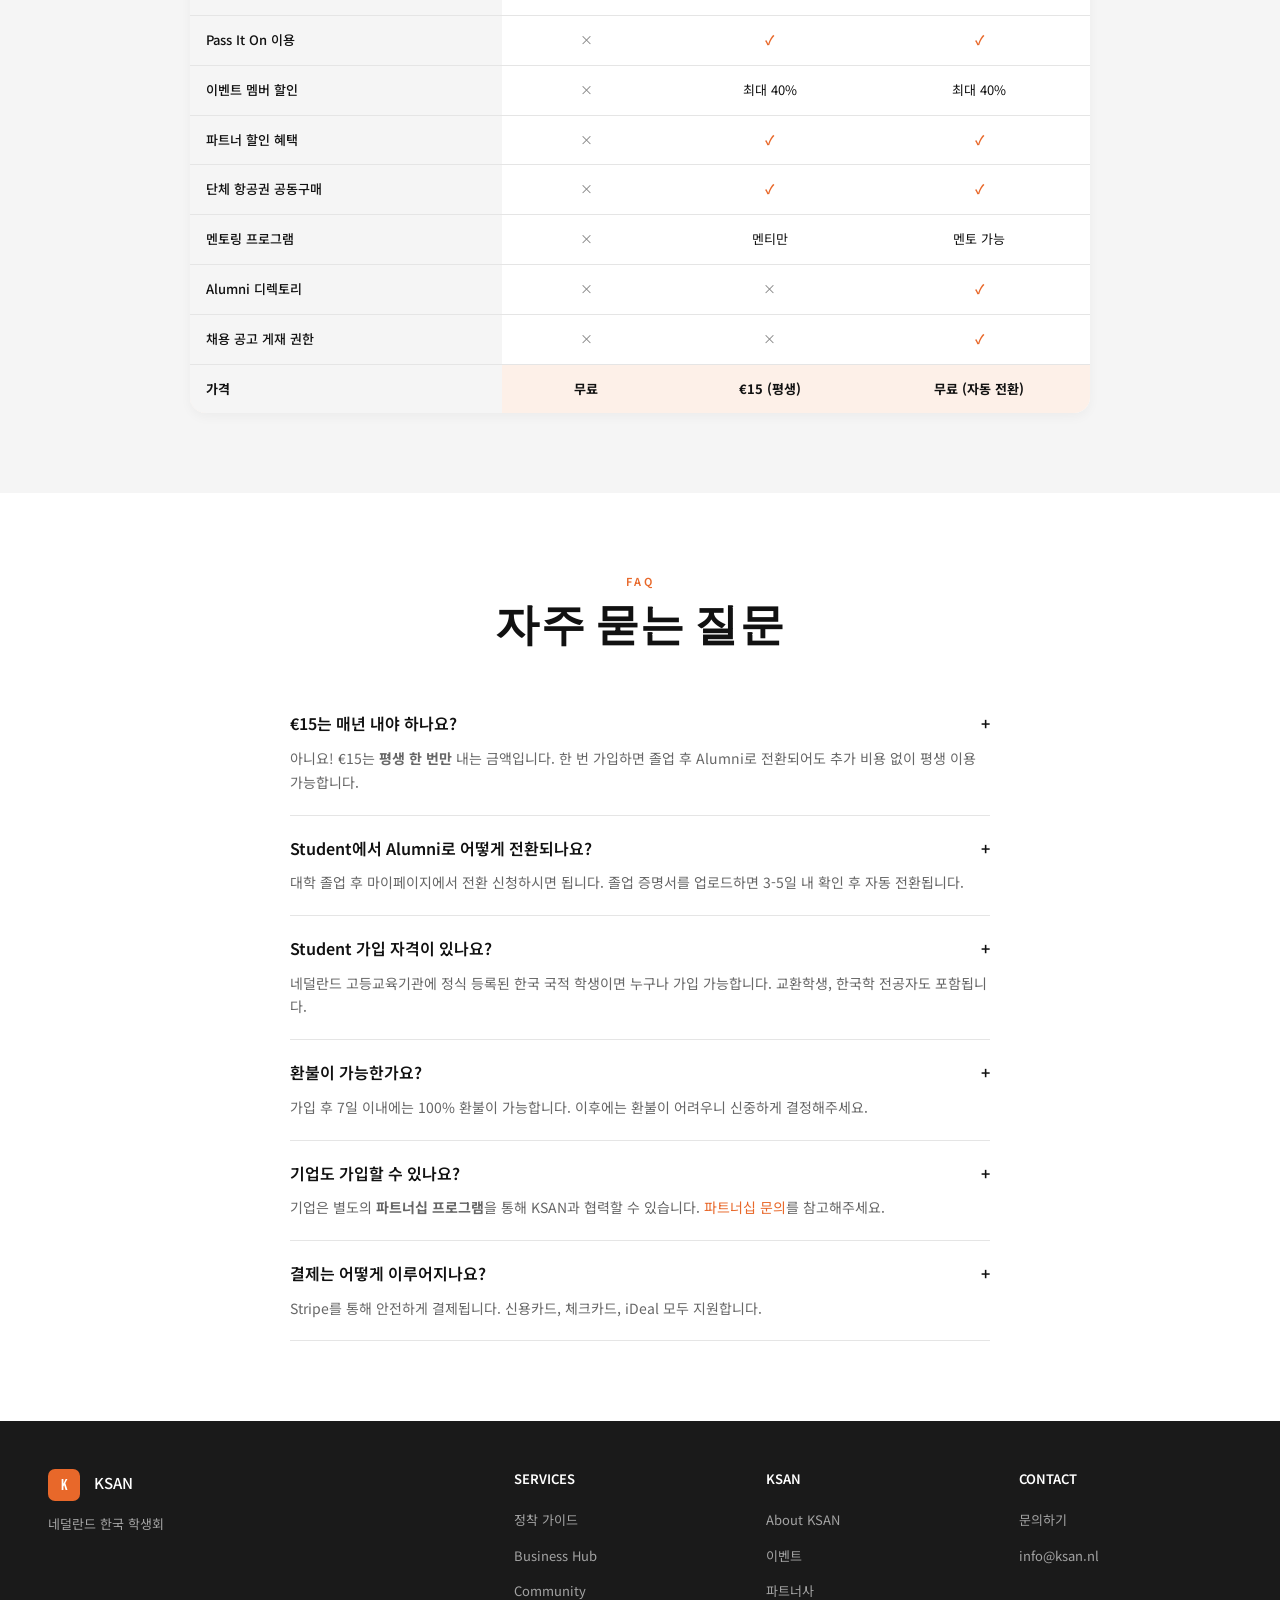
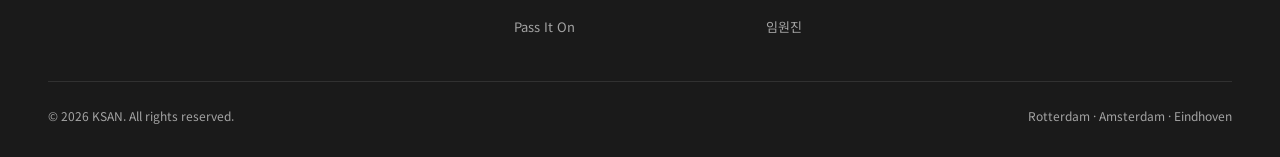
<file: membership.html>
<!DOCTYPE html>
<html lang="ko">
<head>
<meta charset="UTF-8">
<meta name="viewport" content="width=device-width, initial-scale=1.0">
<title>멤버십 혜택 — KSAN</title>
<link href="https://fonts.googleapis.com/css2?family=Noto+Sans+KR:wght@300;400;500;700;900&family=Bebas+Neue&display=swap" rel="stylesheet">
<link rel="stylesheet" href="styles.css">
<style>
  .mem-hero {
    background: linear-gradient(135deg, var(--black), #2A2A2A);
    color: white;
    padding: 80px 0 60px;
    text-align: center;
  }
  .mem-hero h1 {
    font-family: 'Bebas Neue', sans-serif;
    font-size: 64px;
    letter-spacing: 2px;
    margin-bottom: 16px;
  }
  .mem-hero p {
    color: rgba(255,255,255,0.8);
    font-size: 17px;
    max-width: 600px;
    margin: 0 auto;
  }

  .pricing-section {
    padding: 60px 0 80px;
  }
  .pricing-grid {
    display: grid;
    grid-template-columns: repeat(3, 1fr);
    gap: 24px;
    max-width: 1000px;
    margin: 0 auto;
  }
  .pricing-card {
    background: white;
    border: 2px solid var(--border);
    border-radius: 20px;
    padding: 40px 32px;
    position: relative;
    transition: all 0.2s;
  }
  .pricing-card.featured {
    border-color: var(--orange);
    transform: scale(1.02);
    box-shadow: 0 20px 60px rgba(232,104,42,0.15);
  }
  .pricing-card:hover {
    transform: translateY(-4px);
    box-shadow: 0 12px 32px rgba(0,0,0,0.06);
  }
  .pricing-card.featured:hover {
    transform: scale(1.02) translateY(-4px);
  }

  .featured-label {
    position: absolute;
    top: -14px;
    left: 50%;
    transform: translateX(-50%);
    padding: 5px 16px;
    background: var(--orange);
    color: white;
    border-radius: 100px;
    font-size: 11px;
    font-weight: 700;
    letter-spacing: 1.5px;
  }

  .pricing-tier {
    font-size: 12px;
    color: var(--gray);
    letter-spacing: 2px;
    text-transform: uppercase;
    margin-bottom: 8px;
  }
  .pricing-name {
    font-size: 28px;
    margin-bottom: 4px;
  }
  .pricing-desc {
    font-size: 13px;
    color: var(--gray);
    margin-bottom: 24px;
  }
  .pricing-amount {
    font-family: 'Bebas Neue', sans-serif;
    font-size: 56px;
    color: var(--orange);
    line-height: 1;
    margin-bottom: 4px;
  }
  .pricing-period {
    font-size: 13px;
    color: var(--gray);
    margin-bottom: 28px;
  }
  .pricing-features {
    list-style: none;
    margin-bottom: 32px;
  }
  .pricing-features li {
    padding: 10px 0;
    font-size: 13px;
    display: flex;
    align-items: flex-start;
    gap: 10px;
    border-bottom: 1px solid var(--light);
  }
  .pricing-features li:last-child { border-bottom: none; }
  .pricing-features .check {
    color: var(--orange);
    font-weight: 700;
    flex-shrink: 0;
  }
  .pricing-features li.disabled {
    color: var(--gray-light);
    text-decoration: line-through;
  }
  .pricing-features li.disabled .check {
    color: var(--gray-light);
  }

  .pricing-cta {
    width: 100%;
    padding: 14px;
    border-radius: 10px;
    font-size: 14px;
    font-weight: 600;
    cursor: pointer;
    font-family: inherit;
    border: 1.5px solid var(--black);
    background: white;
    color: var(--black);
    transition: all 0.2s;
    display: block;
    text-align: center;
    text-decoration: none;
  }
  .pricing-cta:hover {
    background: var(--black);
    color: white;
  }
  .pricing-cta.primary {
    background: var(--orange);
    color: white;
    border-color: var(--orange);
  }
  .pricing-cta.primary:hover {
    background: var(--orange-dark);
    border-color: var(--orange-dark);
  }

  .comparison-section {
    background: var(--light);
    padding: 80px 0;
  }
  .comparison-table {
    max-width: 900px;
    margin: 40px auto 0;
    background: white;
    border-radius: 16px;
    overflow: hidden;
    box-shadow: 0 4px 12px rgba(0,0,0,0.04);
  }
  .comparison-table table {
    width: 100%;
    border-collapse: collapse;
  }
  .comparison-table th {
    background: var(--black);
    color: white;
    padding: 20px 16px;
    text-align: center;
    font-size: 14px;
    font-weight: 600;
  }
  .comparison-table th:first-child {
    text-align: left;
    background: var(--dark);
  }
  .comparison-table td {
    padding: 14px 16px;
    text-align: center;
    border-bottom: 1px solid var(--border);
    font-size: 13px;
  }
  .comparison-table td:first-child {
    text-align: left;
    font-weight: 500;
    background: var(--light);
  }
  .comparison-table tr:last-child td { border-bottom: none; }
  .check-yes { color: var(--orange); font-weight: 700; }
  .check-no { color: var(--gray-light); }

  .faq-section {
    padding: 80px 0;
  }
  .faq-list {
    max-width: 700px;
    margin: 40px auto 0;
  }
  .faq-item {
    border-bottom: 1px solid var(--border);
    padding: 20px 0;
  }
  .faq-question {
    font-size: 16px;
    font-weight: 600;
    margin-bottom: 10px;
    cursor: pointer;
    display: flex;
    justify-content: space-between;
    align-items: center;
  }
  .faq-answer {
    font-size: 14px;
    color: var(--gray);
    line-height: 1.7;
  }

  @media (max-width: 768px) {
    .pricing-grid { grid-template-columns: 1fr; }
    .pricing-card.featured { transform: none; }
    .comparison-table { overflow-x: auto; }
  }
</style>
</head>
<body>

<nav>
  <a href="index.html" class="nav-logo">
    <div class="nav-logo-box"><span>K</span></div>
    <span class="nav-logo-text">네덜란드 한국 학생회</span>
  </a>
  <ul class="nav-links">
    <li><a href="index.html">홈</a></li>
    <li><a href="guide.html">정착 가이드</a></li>
    <li><a href="business.html">Business Hub</a></li>
    <li><a href="community.html">Community</a></li>
    <li><a href="events.html">이벤트</a></li>
    <li><a href="about.html">About</a></li>
  </ul>
  <div class="nav-actions"></div>
</nav>

<section class="mem-hero">
  <div class="container">
    <h1>KSAN MEMBERSHIP</h1>
    <p>네덜란드 한인 유학생을 위한 공식 멤버십.<br>한 번 결제로 평생 혜택.</p>
  </div>
</section>

<section class="pricing-section">
  <div class="container">
    <div class="pricing-grid">
      <div class="pricing-card">
        <div class="pricing-tier">🌱 LEVEL 0</div>
        <h3 class="pricing-name">Guest</h3>
        <p class="pricing-desc">유학 준비생 및 일반 이용자</p>
        <div class="pricing-amount">FREE</div>
        <div class="pricing-period">가입비 없음</div>
        
        <ul class="pricing-features">
          <li><span class="check">✓</span> 정착 가이드 열람</li>
          <li><span class="check">✓</span> Community Q&A 질문하기</li>
          <li><span class="check">✓</span> 유학 팁 콘텐츠 열람</li>
          <li class="disabled"><span class="check">×</span> Business Hub 접근</li>
          <li class="disabled"><span class="check">×</span> Pass It On 이용</li>
          <li class="disabled"><span class="check">×</span> 이벤트 멤버 할인</li>
          <li class="disabled"><span class="check">×</span> 파트너 할인</li>
        </ul>

        <a href="signup.html" class="pricing-cta">무료로 시작하기</a>
      </div>

      <div class="pricing-card featured">
        <span class="featured-label">MOST POPULAR</span>
        <div class="pricing-tier">🎓 LEVEL 1</div>
        <h3 class="pricing-name">Student</h3>
        <p class="pricing-desc">네덜란드 재학생 (한국 국적)</p>
        <div class="pricing-amount">€15</div>
        <div class="pricing-period">평생 멤버십 (one-time)</div>
        
        <ul class="pricing-features">
          <li><span class="check">✓</span> Guest 혜택 전체 포함</li>
          <li><span class="check">✓</span> <strong>Business Hub 전체 열람</strong></li>
          <li><span class="check">✓</span> <strong>Pass It On 이용</strong></li>
          <li><span class="check">✓</span> 모든 이벤트 멤버 할인 (최대 40%)</li>
          <li><span class="check">✓</span> 파트너 할인 (신라마켓, NordVPN 등)</li>
          <li><span class="check">✓</span> 단체 항공권 공동구매 참여</li>
          <li><span class="check">✓</span> 우선 신청 기회</li>
        </ul>

        <a href="signup.html" class="pricing-cta primary">€15에 시작하기</a>
      </div>

      <div class="pricing-card">
        <div class="pricing-tier">🎉 LEVEL 2</div>
        <h3 class="pricing-name">Alumni</h3>
        <p class="pricing-desc">졸업한 Student 회원</p>
        <div class="pricing-amount">FREE</div>
        <div class="pricing-period">자동 전환 (별도 비용 없음)</div>
        
        <ul class="pricing-features">
          <li><span class="check">✓</span> Student 혜택 대부분 유지</li>
          <li><span class="check">✓</span> <strong>Alumni 전용 채용 공고 게재</strong></li>
          <li><span class="check">✓</span> <strong>후배 멘토링 프로그램</strong></li>
          <li><span class="check">✓</span> Alumni 전용 네트워킹 이벤트</li>
          <li><span class="check">✓</span> KSAN 후원 세액공제</li>
          <li><span class="check">✓</span> Alumni 디렉토리 접근</li>
          <li><span class="check">✓</span> 연간 Yearbook 무료 발송</li>
        </ul>

        <a href="signup.html" class="pricing-cta">Alumni 전환 신청</a>
      </div>
    </div>
  </div>
</section>

<section class="comparison-section">
  <div class="container">
    <div style="text-align: center;">
      <div class="section-label">COMPARE</div>
      <h2 class="section-title">한눈에 보는 멤버십 비교</h2>
    </div>

    <div class="comparison-table">
      <table>
        <thead>
          <tr>
            <th>혜택</th>
            <th>🌱 Guest</th>
            <th style="background: var(--orange);">🎓 Student</th>
            <th>🎉 Alumni</th>
          </tr>
        </thead>
        <tbody>
          <tr>
            <td>정착 가이드 열람</td>
            <td><span class="check-yes">✓</span></td>
            <td><span class="check-yes">✓</span></td>
            <td><span class="check-yes">✓</span></td>
          </tr>
          <tr>
            <td>Community Q&A 참여</td>
            <td><span class="check-yes">✓</span></td>
            <td><span class="check-yes">✓</span></td>
            <td><span class="check-yes">✓</span></td>
          </tr>
          <tr>
            <td>Business Hub 공고 열람</td>
            <td><span class="check-no">×</span></td>
            <td><span class="check-yes">✓</span></td>
            <td><span class="check-yes">✓</span></td>
          </tr>
          <tr>
            <td>Pass It On 이용</td>
            <td><span class="check-no">×</span></td>
            <td><span class="check-yes">✓</span></td>
            <td><span class="check-yes">✓</span></td>
          </tr>
          <tr>
            <td>이벤트 멤버 할인</td>
            <td><span class="check-no">×</span></td>
            <td>최대 40%</td>
            <td>최대 40%</td>
          </tr>
          <tr>
            <td>파트너 할인 혜택</td>
            <td><span class="check-no">×</span></td>
            <td><span class="check-yes">✓</span></td>
            <td><span class="check-yes">✓</span></td>
          </tr>
          <tr>
            <td>단체 항공권 공동구매</td>
            <td><span class="check-no">×</span></td>
            <td><span class="check-yes">✓</span></td>
            <td><span class="check-yes">✓</span></td>
          </tr>
          <tr>
            <td>멘토링 프로그램</td>
            <td><span class="check-no">×</span></td>
            <td>멘티만</td>
            <td>멘토 가능</td>
          </tr>
          <tr>
            <td>Alumni 디렉토리</td>
            <td><span class="check-no">×</span></td>
            <td><span class="check-no">×</span></td>
            <td><span class="check-yes">✓</span></td>
          </tr>
          <tr>
            <td>채용 공고 게재 권한</td>
            <td><span class="check-no">×</span></td>
            <td><span class="check-no">×</span></td>
            <td><span class="check-yes">✓</span></td>
          </tr>
          <tr style="background: var(--orange-pale);">
            <td><strong>가격</strong></td>
            <td><strong>무료</strong></td>
            <td><strong>€15 (평생)</strong></td>
            <td><strong>무료 (자동 전환)</strong></td>
          </tr>
        </tbody>
      </table>
    </div>
  </div>
</section>

<section class="faq-section">
  <div class="container">
    <div style="text-align: center;">
      <div class="section-label">FAQ</div>
      <h2 class="section-title">자주 묻는 질문</h2>
    </div>

    <div class="faq-list">
      <div class="faq-item">
        <div class="faq-question">€15는 매년 내야 하나요? <span>+</span></div>
        <div class="faq-answer">
          아니요! €15는 <strong>평생 한 번만</strong> 내는 금액입니다. 한 번 가입하면 졸업 후 Alumni로 전환되어도 추가 비용 없이 평생 이용 가능합니다.
        </div>
      </div>
      <div class="faq-item">
        <div class="faq-question">Student에서 Alumni로 어떻게 전환되나요? <span>+</span></div>
        <div class="faq-answer">
          대학 졸업 후 마이페이지에서 전환 신청하시면 됩니다. 졸업 증명서를 업로드하면 3-5일 내 확인 후 자동 전환됩니다.
        </div>
      </div>
      <div class="faq-item">
        <div class="faq-question">Student 가입 자격이 있나요? <span>+</span></div>
        <div class="faq-answer">
          네덜란드 고등교육기관에 정식 등록된 한국 국적 학생이면 누구나 가입 가능합니다. 교환학생, 한국학 전공자도 포함됩니다.
        </div>
      </div>
      <div class="faq-item">
        <div class="faq-question">환불이 가능한가요? <span>+</span></div>
        <div class="faq-answer">
          가입 후 7일 이내에는 100% 환불이 가능합니다. 이후에는 환불이 어려우니 신중하게 결정해주세요.
        </div>
      </div>
      <div class="faq-item">
        <div class="faq-question">기업도 가입할 수 있나요? <span>+</span></div>
        <div class="faq-answer">
          기업은 별도의 <strong>파트너십 프로그램</strong>을 통해 KSAN과 협력할 수 있습니다. <a href="contact.html" style="color: var(--orange);">파트너십 문의</a>를 참고해주세요.
        </div>
      </div>
      <div class="faq-item">
        <div class="faq-question">결제는 어떻게 이루어지나요? <span>+</span></div>
        <div class="faq-answer">
          Stripe를 통해 안전하게 결제됩니다. 신용카드, 체크카드, iDeal 모두 지원합니다.
        </div>
      </div>
    </div>
  </div>
</section>

<footer>
  <div class="footer-container">
    <div class="footer-brand">
      <div>
        <span class="footer-logo-box"><span>K</span></span>
        <span style="color: white; font-size: 15px; font-weight: 500;">KSAN</span>
      </div>
      <p>네덜란드 한국 학생회</p>
    </div>
    <div class="footer-col">
      <h4>SERVICES</h4>
      <ul>
        <li><a href="guide.html">정착 가이드</a></li>
        <li><a href="business.html">Business Hub</a></li>
        <li><a href="community.html">Community</a></li>
        <li><a href="pass-it-on.html">Pass It On</a></li>
      </ul>
    </div>
    <div class="footer-col">
      <h4>KSAN</h4>
      <ul>
        <li><a href="about.html">About KSAN</a></li>
        <li><a href="events.html">이벤트</a></li>
        <li><a href="partners.html">파트너사</a></li>
        <li><a href="team.html">임원진</a></li>
      </ul>
    </div>
    <div class="footer-col">
      <h4>CONTACT</h4>
      <ul>
        <li><a href="contact.html">문의하기</a></li>
        <li><a href="#">info@ksan.nl</a></li>
      </ul>
    </div>
  </div>
  <div class="footer-bottom">
    <div>© 2026 KSAN. All rights reserved.</div>
    <div>Rotterdam · Amsterdam · Eindhoven</div>
  </div>
</footer>

<script src="shared.js"></script>
</body>
</html>
</file>
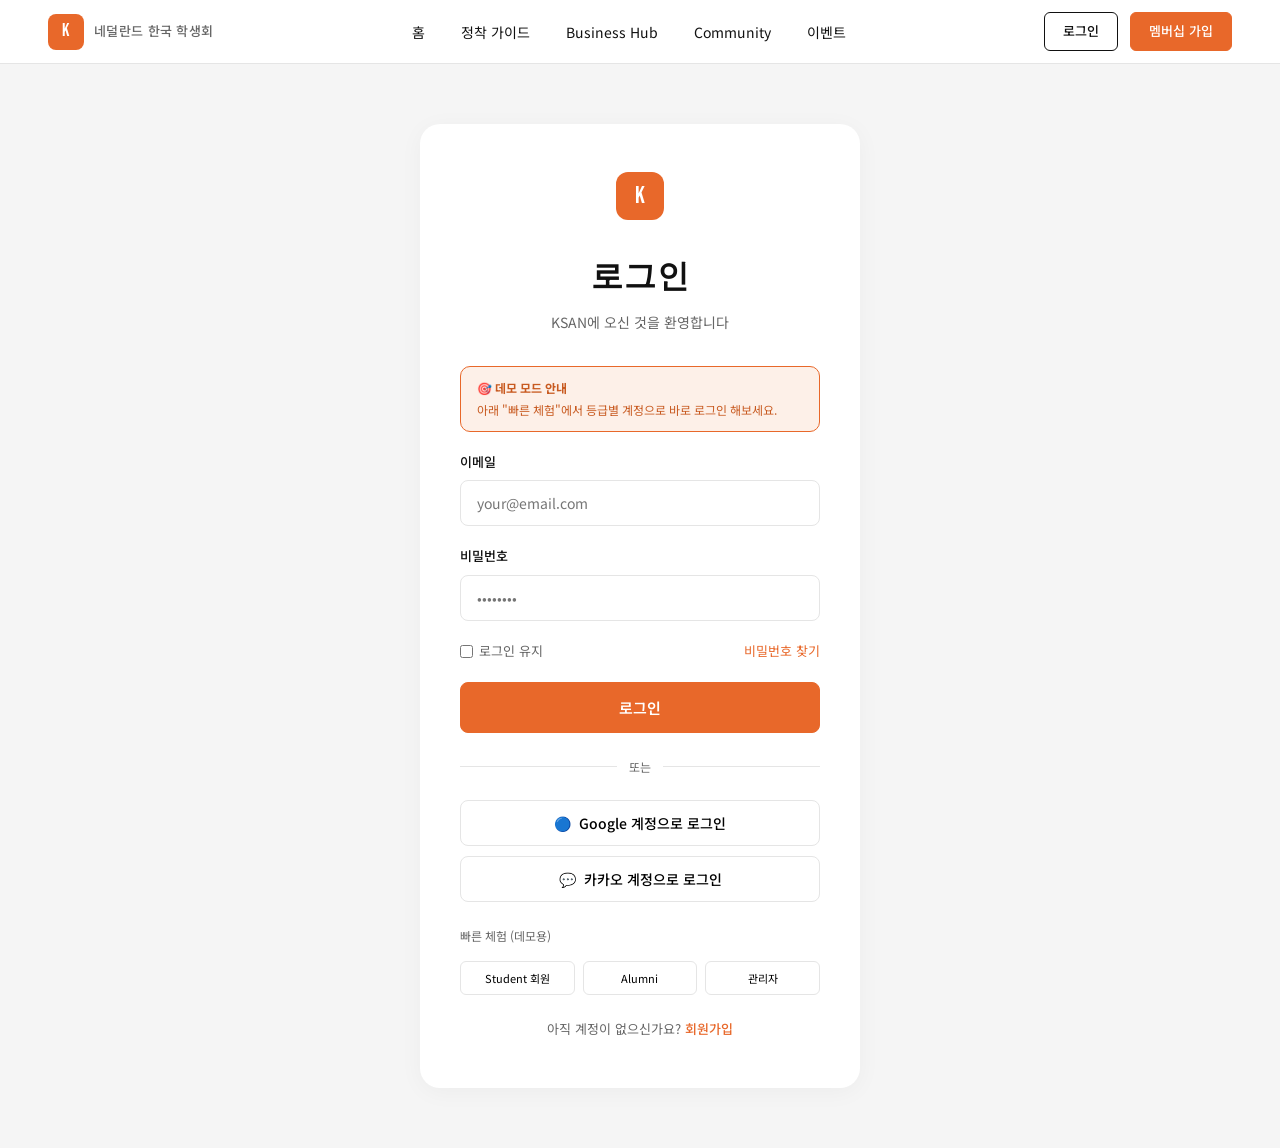
<file: mypage.html>
<!DOCTYPE html>
<html lang="ko">
<head>
<meta charset="UTF-8">
<meta name="viewport" content="width=device-width, initial-scale=1.0">
<title>마이페이지 — KSAN</title>
<link href="https://fonts.googleapis.com/css2?family=Noto+Sans+KR:wght@300;400;500;700;900&family=Bebas+Neue&display=swap" rel="stylesheet">
<link rel="stylesheet" href="styles.css">
<style>
  body { background: var(--light); }

  .mypage-hero {
    background: linear-gradient(135deg, var(--black), var(--dark));
    color: white;
    padding: 60px 0 40px;
  }

  .profile-header {
    display: flex;
    align-items: center;
    gap: 24px;
  }

  .profile-avatar {
    width: 80px; height: 80px;
    background: var(--orange);
    border-radius: 50%;
    display: flex; align-items: center; justify-content: center;
    font-family: 'Bebas Neue', sans-serif;
    font-size: 36px;
    color: white;
    flex-shrink: 0;
  }

  .profile-info h1 {
    font-size: 28px;
    margin-bottom: 6px;
  }

  .profile-info p {
    font-size: 14px;
    color: rgba(255,255,255,0.6);
    margin-bottom: 8px;
  }

  .profile-tags {
    display: flex;
    gap: 8px;
    flex-wrap: wrap;
  }

  .profile-tag {
    padding: 4px 10px;
    background: rgba(255,255,255,0.1);
    border-radius: 6px;
    font-size: 12px;
  }

  .mypage-body {
    padding: 40px 0 60px;
  }

  .stats-grid {
    display: grid;
    grid-template-columns: repeat(4, 1fr);
    gap: 16px;
    margin-bottom: 32px;
  }

  .stat-card {
    background: white;
    border-radius: 14px;
    padding: 20px;
    border: 1px solid var(--border);
  }

  .stat-num {
    font-family: 'Bebas Neue', sans-serif;
    font-size: 32px;
    color: var(--orange);
    line-height: 1;
    margin-bottom: 4px;
  }

  .stat-label {
    font-size: 12px;
    color: var(--gray);
  }

  .content-grid {
    display: grid;
    grid-template-columns: 260px 1fr;
    gap: 24px;
  }

  .sidebar {
    background: white;
    border-radius: 14px;
    padding: 16px;
    border: 1px solid var(--border);
    height: fit-content;
    position: sticky;
    top: 80px;
  }

  .sidebar-menu {
    list-style: none;
  }

  .sidebar-menu li {
    padding: 10px 14px;
    font-size: 14px;
    cursor: pointer;
    border-radius: 8px;
    margin-bottom: 2px;
    color: var(--gray);
    display: flex; align-items: center; gap: 10px;
    transition: all 0.2s;
  }

  .sidebar-menu li:hover {
    background: var(--light);
    color: var(--black);
  }

  .sidebar-menu li.active {
    background: var(--orange-pale);
    color: var(--orange);
    font-weight: 500;
  }

  .main-panel {
    background: white;
    border-radius: 14px;
    padding: 28px;
    border: 1px solid var(--border);
  }

  .panel-head {
    margin-bottom: 20px;
    padding-bottom: 16px;
    border-bottom: 1px solid var(--border);
  }

  .panel-head h2 {
    font-size: 18px;
    margin-bottom: 4px;
  }

  .panel-head p {
    font-size: 13px;
    color: var(--gray);
  }

  .membership-card {
    background: linear-gradient(135deg, var(--orange), #D85E20);
    color: white;
    border-radius: 14px;
    padding: 24px;
    margin-bottom: 20px;
  }

  .membership-card .label {
    font-size: 11px;
    letter-spacing: 2px;
    margin-bottom: 8px;
    opacity: 0.8;
  }

  .membership-card h3 {
    font-family: 'Bebas Neue', sans-serif;
    font-size: 28px;
    letter-spacing: 1px;
    margin-bottom: 12px;
  }

  .membership-card .since {
    font-size: 13px;
    opacity: 0.85;
  }

  .activity-list { list-style: none; }

  .activity-item {
    display: flex;
    align-items: center;
    gap: 12px;
    padding: 14px 0;
    border-bottom: 1px solid var(--border);
  }

  .activity-item:last-child { border-bottom: none; }

  .activity-icon {
    width: 36px; height: 36px;
    background: var(--orange-pale);
    border-radius: 8px;
    display: flex; align-items: center; justify-content: center;
    font-size: 16px;
    flex-shrink: 0;
  }

  .activity-content {
    flex: 1;
  }

  .activity-content strong {
    font-size: 14px;
    display: block;
    margin-bottom: 2px;
  }

  .activity-content p {
    font-size: 12px;
    color: var(--gray);
  }

  .activity-date {
    font-size: 11px;
    color: var(--gray-light);
  }

  .event-grid {
    display: grid;
    grid-template-columns: 1fr 1fr;
    gap: 12px;
  }

  .my-event {
    border: 1px solid var(--border);
    border-radius: 10px;
    padding: 16px;
  }

  .my-event h4 {
    font-size: 14px;
    margin-bottom: 4px;
  }

  .my-event p {
    font-size: 12px;
    color: var(--gray);
    margin-bottom: 8px;
  }

  .my-event .status {
    font-size: 11px;
    padding: 3px 8px;
    border-radius: 4px;
  }

  .status.confirmed { background: #E8F5E8; color: #2E7D32; }
  .status.pending { background: #FFF3E0; color: #E65100; }

  @media (max-width: 768px) {
    .stats-grid { grid-template-columns: 1fr 1fr; }
    .content-grid { grid-template-columns: 1fr; }
    .sidebar { position: static; }
  }
</style>
</head>
<body>

<nav>
  <a href="index.html" class="nav-logo">
    <div class="nav-logo-box"><span>K</span></div>
    <span class="nav-logo-text">네덜란드 한국 학생회</span>
  </a>
  <ul class="nav-links">
    <li><a href="index.html">홈</a></li>
    <li><a href="guide.html">정착 가이드</a></li>
    <li><a href="business.html">Business Hub</a></li>
    <li><a href="community.html">Community</a></li>
    <li><a href="events.html">이벤트</a></li>
    <li><a href="about.html">About</a></li>
  </ul>
  <div class="nav-actions"></div>
</nav>

<section class="mypage-hero">
  <div class="container">
    <div class="profile-header">
      <div class="profile-avatar" id="avatarInitial">K</div>
      <div class="profile-info">
        <h1 id="userName">사용자</h1>
        <p id="userEmail">user@student.uva.nl</p>
        <div class="profile-tags">
          <span class="profile-tag" id="userTier">🎓 Student</span>
          <span class="profile-tag">📍 Amsterdam</span>
          <span class="profile-tag">🎓 University of Amsterdam</span>
        </div>
      </div>
    </div>
  </div>
</section>

<section class="mypage-body">
  <div class="container">
    <div class="stats-grid">
      <div class="stat-card">
        <div class="stat-num">12</div>
        <div class="stat-label">작성한 글</div>
      </div>
      <div class="stat-card">
        <div class="stat-num">48</div>
        <div class="stat-label">받은 좋아요</div>
      </div>
      <div class="stat-card">
        <div class="stat-num">3</div>
        <div class="stat-label">참여 이벤트</div>
      </div>
      <div class="stat-card">
        <div class="stat-num">2</div>
        <div class="stat-label">나눔 기록</div>
      </div>
    </div>

    <div class="content-grid">
      <div class="sidebar">
        <ul class="sidebar-menu">
          <li class="active">👤 프로필</li>
          <li>📝 내가 쓴 글</li>
          <li>💬 내 댓글</li>
          <li>📅 신청한 이벤트</li>
          <li>🎁 내 나눔</li>
          <li>❤️ 저장한 가이드</li>
          <li>💳 멤버십</li>
          <li>⚙️ 설정</li>
          <li style="color: var(--red);">🚪 로그아웃</li>
        </ul>
      </div>

      <div class="main-panel">
        <div class="membership-card">
          <div class="label">CURRENT MEMBERSHIP</div>
          <h3>🎓 Student Member</h3>
          <p>모든 기능을 이용하실 수 있습니다</p>
          <div class="since" style="margin-top: 12px;">가입일: 2026.03.15 · 평생 멤버십</div>
        </div>

        <div class="panel-head">
          <h2>📅 다가오는 이벤트</h2>
          <p>신청한 이벤트 일정입니다</p>
        </div>

        <div class="event-grid" style="margin-bottom: 32px;">
          <div class="my-event">
            <h4>제6회 KSAN 체육대회 🏃</h4>
            <p>2026.05.09 · USC Universum</p>
            <span class="status confirmed">✓ 신청 완료</span>
          </div>
          <div class="my-event">
            <h4>Summer Night 🌃</h4>
            <p>2026.06.XX · 장소 미정</p>
            <span class="status pending">⏳ 알림 대기</span>
          </div>
        </div>

        <div class="panel-head">
          <h2>📝 최근 활동</h2>
          <p>KSAN 플랫폼에서의 활동 내역</p>
        </div>

        <ul class="activity-list">
          <li class="activity-item">
            <div class="activity-icon">💬</div>
            <div class="activity-content">
              <strong>Q&A에 답변을 작성했습니다</strong>
              <p>"BSN 신청할 때 출생증명서 apostille 꼭 필요한가요?" 에 답변</p>
            </div>
            <div class="activity-date">2시간 전</div>
          </li>
          <li class="activity-item">
            <div class="activity-icon">❤️</div>
            <div class="activity-content">
              <strong>가이드를 저장했습니다</strong>
              <p>"Kamernet 집 구하기 사기 피하는 법"</p>
            </div>
            <div class="activity-date">어제</div>
          </li>
          <li class="activity-item">
            <div class="activity-icon">📝</div>
            <div class="activity-content">
              <strong>자유게시판에 글을 작성했습니다</strong>
              <p>"암스 근처에서 같이 저녁 드실 분 구해요!"</p>
            </div>
            <div class="activity-date">3일 전</div>
          </li>
          <li class="activity-item">
            <div class="activity-icon">🎁</div>
            <div class="activity-content">
              <strong>Pass It On에 물건을 올렸습니다</strong>
              <p>"이케아 책상 + 의자 (무료 나눔)"</p>
            </div>
            <div class="activity-date">1주 전</div>
          </li>
          <li class="activity-item">
            <div class="activity-icon">🎟️</div>
            <div class="activity-content">
              <strong>이벤트에 신청했습니다</strong>
              <p>제6회 KSAN 체육대회 "폭싹 뛰었수다"</p>
            </div>
            <div class="activity-date">2주 전</div>
          </li>
        </ul>
      </div>
    </div>
  </div>
</section>

<footer>
  <div class="footer-container">
    <div class="footer-brand">
      <div>
        <span class="footer-logo-box"><span>K</span></span>
        <span style="color: white; font-size: 15px; font-weight: 500;">KSAN</span>
      </div>
      <p>네덜란드 한국 학생회<br>The Korean Student Association in the Netherlands</p>
    </div>
    <div class="footer-col">
      <h4>SERVICES</h4>
      <ul>
        <li><a href="guide.html">정착 가이드</a></li>
        <li><a href="business.html">Business Hub</a></li>
        <li><a href="community.html">Community</a></li>
        <li><a href="pass-it-on.html">Pass It On</a></li>
      </ul>
    </div>
    <div class="footer-col">
      <h4>KSAN</h4>
      <ul>
        <li><a href="about.html">About KSAN</a></li>
        <li><a href="events.html">이벤트</a></li>
      </ul>
    </div>
    <div class="footer-col">
      <h4>CONTACT</h4>
      <ul>
        <li><a href="#">info@ksan.nl</a></li>
        <li><a href="#">@ksan.nl (Instagram)</a></li>
      </ul>
    </div>
  </div>
  <div class="footer-bottom">
    <div>© 2026 KSAN. All rights reserved.</div>
    <div>Rotterdam · Amsterdam · Eindhoven</div>
  </div>
</footer>

<script src="shared.js"></script>
<script>
  // 유저 정보 반영
  const auth = getAuthState();
  if (auth.isLoggedIn) {
    document.getElementById('userName').textContent = auth.userName || '사용자';
    document.getElementById('avatarInitial').textContent = (auth.userName || 'U')[0];
    
    const tierBadges = {
      guest: '🌱 Guest',
      student: '🎓 Student',
      alumni: '🎉 Alumni',
      admin: '👑 관리자'
    };
    document.getElementById('userTier').textContent = tierBadges[auth.userType] || '🌱 Guest';
    
    const tierEmails = {
      student: 'student@uva.nl',
      alumni: 'alumni@example.com',
      admin: 'admin@ksan.nl',
      guest: 'guest@example.com'
    };
    document.getElementById('userEmail').textContent = tierEmails[auth.userType] || 'user@ksan.nl';
  } else {
    // 로그인 안된 상태면 로그인 페이지로
    window.location.href = 'login.html';
  }

  // 사이드바 로그아웃
  document.querySelector('.sidebar-menu li[style*="color"]')?.addEventListener('click', () => {
    if (confirm('로그아웃 하시겠습니까?')) {
      window.location.href = 'index.html';
    }
  });
</script>
</body>
</html>
</file>
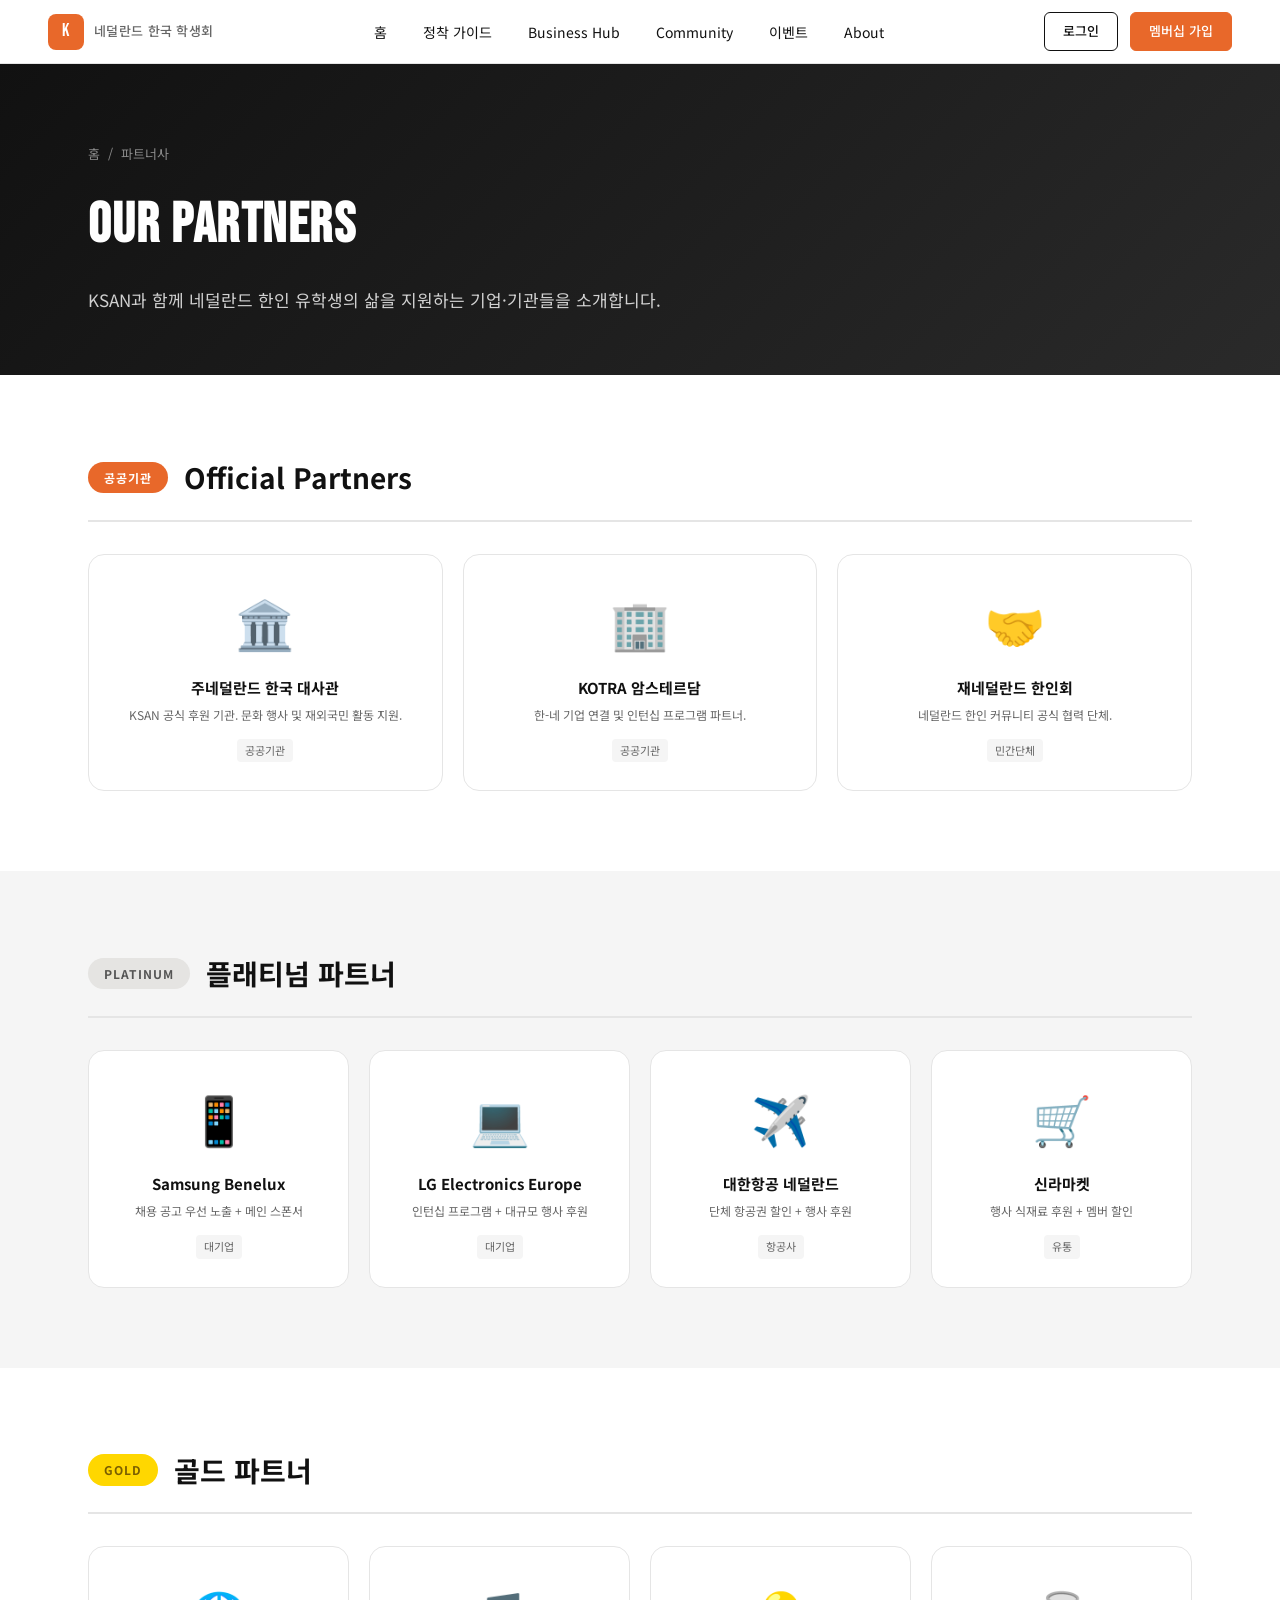
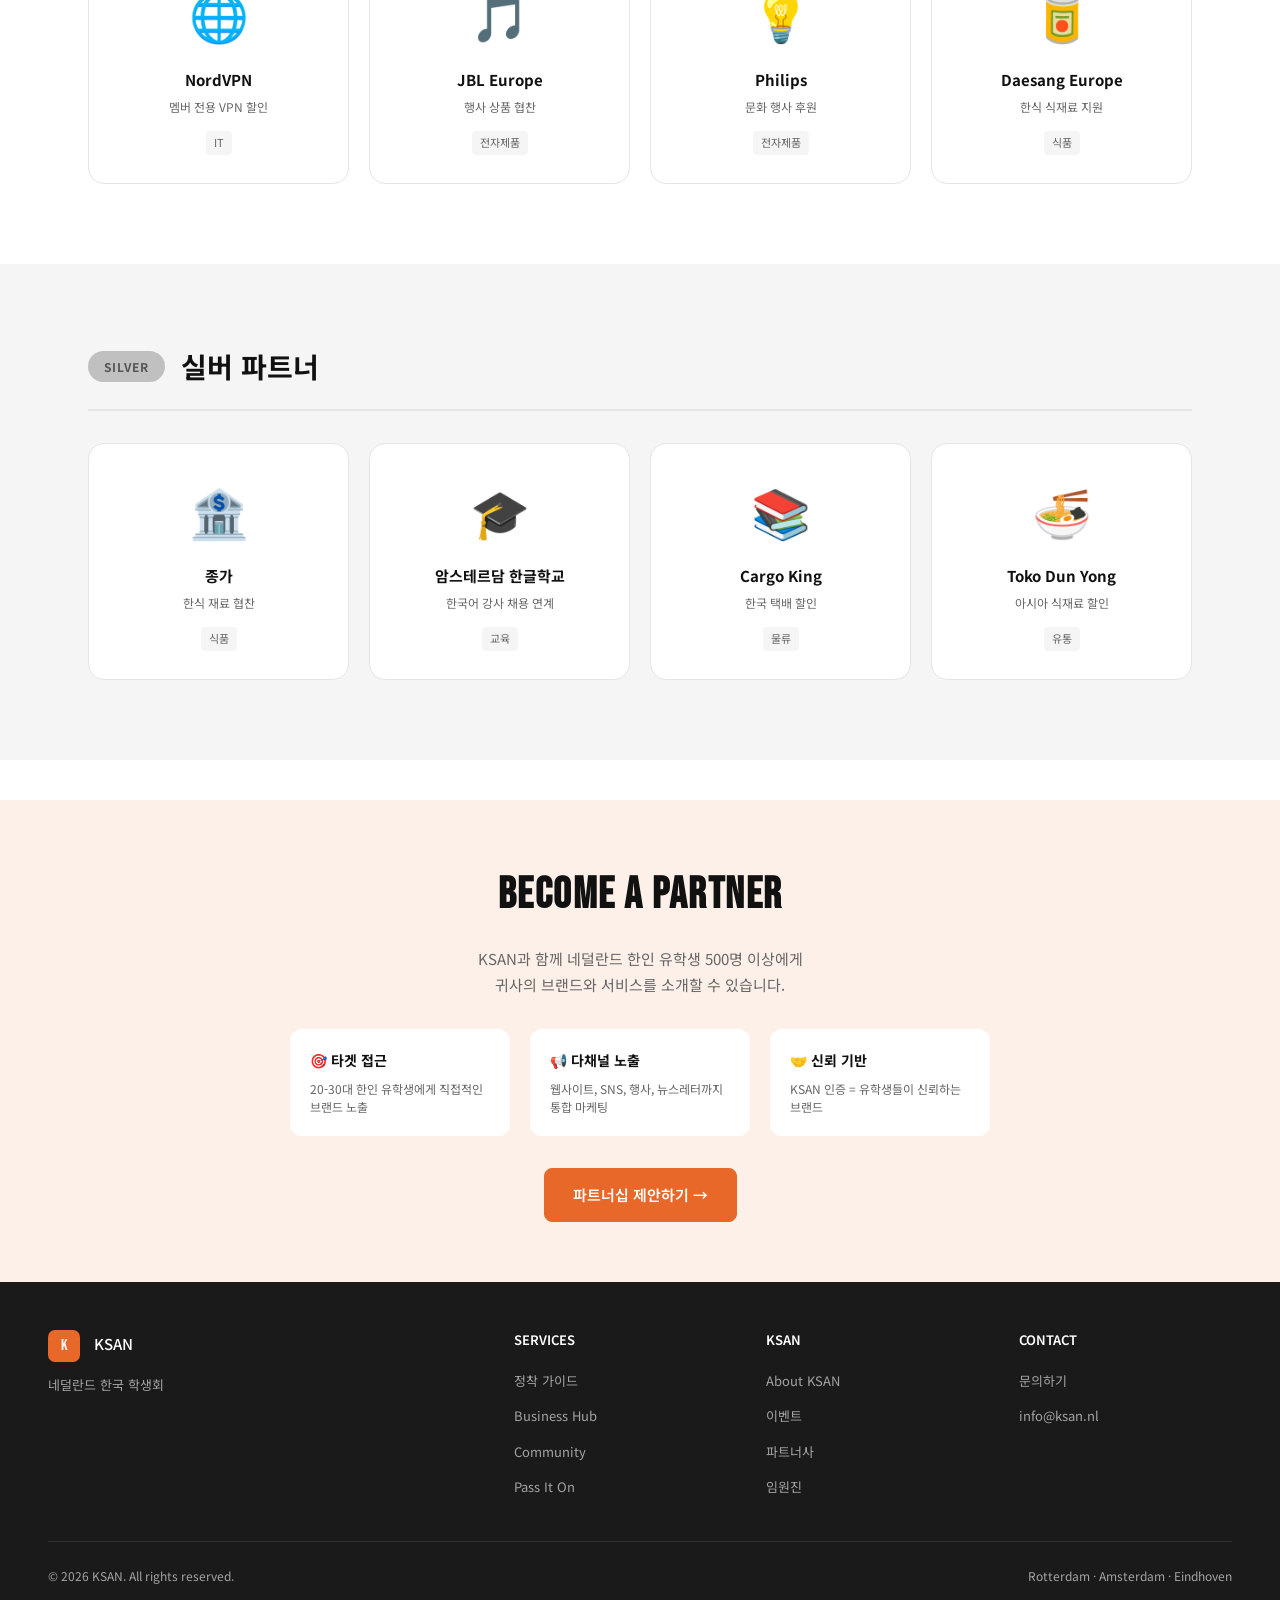
<file: partners.html>
<!DOCTYPE html>
<html lang="ko">
<head>
<meta charset="UTF-8">
<meta name="viewport" content="width=device-width, initial-scale=1.0">
<title>파트너사 — KSAN</title>
<link href="https://fonts.googleapis.com/css2?family=Noto+Sans+KR:wght@300;400;500;700;900&family=Bebas+Neue&display=swap" rel="stylesheet">
<link rel="stylesheet" href="styles.css">
<style>
  .partners-hero {
    background: linear-gradient(135deg, var(--black), #2A2A2A);
    color: white;
    padding: 80px 0 60px;
  }
  .partners-hero h1 {
    font-family: 'Bebas Neue', sans-serif;
    font-size: 56px;
    letter-spacing: 1.5px;
    margin-bottom: 16px;
  }
  .partners-hero p {
    color: rgba(255,255,255,0.8);
    font-size: 17px;
    max-width: 600px;
    line-height: 1.7;
  }

  .tier-section {
    padding: 80px 0;
  }
  .tier-header {
    display: flex;
    align-items: center;
    gap: 16px;
    margin-bottom: 32px;
    padding-bottom: 20px;
    border-bottom: 2px solid var(--border);
  }
  .tier-badge {
    padding: 6px 16px;
    border-radius: 100px;
    font-size: 12px;
    font-weight: 700;
    letter-spacing: 1px;
    text-transform: uppercase;
  }
  .tier-badge.platinum { background: #E5E4E2; color: #555; }
  .tier-badge.gold { background: #FFD700; color: #7A5E00; }
  .tier-badge.silver { background: #C0C0C0; color: #555; }
  .tier-badge.bronze { background: #CD7F32; color: white; }
  .tier-badge.public { background: var(--orange); color: white; }

  .tier-header h2 {
    font-size: 28px;
    margin: 0;
  }

  .partner-grid {
    display: grid;
    grid-template-columns: repeat(4, 1fr);
    gap: 20px;
  }
  .partner-grid.large {
    grid-template-columns: repeat(3, 1fr);
  }
  .partner-card {
    background: white;
    border: 1px solid var(--border);
    border-radius: 16px;
    padding: 28px 24px;
    text-align: center;
    transition: all 0.2s;
  }
  .partner-card:hover {
    transform: translateY(-4px);
    box-shadow: 0 12px 32px rgba(0,0,0,0.06);
  }
  .partner-logo {
    font-size: 48px;
    margin-bottom: 16px;
  }
  .partner-card h3 {
    font-size: 15px;
    margin-bottom: 6px;
  }
  .partner-card p {
    font-size: 12px;
    color: var(--gray);
    line-height: 1.5;
    margin-bottom: 12px;
  }
  .partner-type {
    display: inline-block;
    padding: 3px 8px;
    background: var(--light);
    border-radius: 4px;
    font-size: 11px;
    color: var(--gray);
  }

  .cta-become {
    background: var(--orange-pale);
    padding: 60px 0;
    margin-top: 40px;
  }
  .cta-become-inner {
    max-width: 700px;
    margin: 0 auto;
    text-align: center;
  }
  .cta-become h2 {
    font-family: 'Bebas Neue', sans-serif;
    font-size: 44px;
    letter-spacing: 1.5px;
    margin-bottom: 16px;
  }
  .cta-become p {
    font-size: 15px;
    color: var(--gray);
    line-height: 1.7;
    margin-bottom: 24px;
  }

  .benefits-grid {
    display: grid;
    grid-template-columns: repeat(3, 1fr);
    gap: 20px;
    margin: 32px 0;
    text-align: left;
  }
  .benefit-item {
    background: white;
    padding: 20px;
    border-radius: 12px;
  }
  .benefit-item h4 {
    font-size: 14px;
    margin-bottom: 8px;
    display: flex;
    align-items: center;
    gap: 6px;
  }
  .benefit-item p {
    font-size: 12px;
    color: var(--gray);
    line-height: 1.5;
    margin: 0;
  }

  @media (max-width: 768px) {
    .partner-grid, .partner-grid.large { grid-template-columns: 1fr 1fr; }
    .benefits-grid { grid-template-columns: 1fr; }
  }
</style>
</head>
<body>

<nav>
  <a href="index.html" class="nav-logo">
    <div class="nav-logo-box"><span>K</span></div>
    <span class="nav-logo-text">네덜란드 한국 학생회</span>
  </a>
  <ul class="nav-links">
    <li><a href="index.html">홈</a></li>
    <li><a href="guide.html">정착 가이드</a></li>
    <li><a href="business.html">Business Hub</a></li>
    <li><a href="community.html">Community</a></li>
    <li><a href="events.html">이벤트</a></li>
    <li><a href="about.html">About</a></li>
  </ul>
  <div class="nav-actions"></div>
</nav>

<section class="partners-hero">
  <div class="container">
    <div class="breadcrumb" style="color: rgba(255,255,255,0.5);">
      <a href="index.html" style="color: rgba(255,255,255,0.5);">홈</a> / <span>파트너사</span>
    </div>
    <h1>OUR PARTNERS</h1>
    <p>KSAN과 함께 네덜란드 한인 유학생의 삶을 지원하는 기업·기관들을 소개합니다.</p>
  </div>
</section>

<section class="tier-section">
  <div class="container">
    <div class="tier-header">
      <span class="tier-badge public">공공기관</span>
      <h2>Official Partners</h2>
    </div>

    <div class="partner-grid large">
      <div class="partner-card">
        <div class="partner-logo">🏛️</div>
        <h3>주네덜란드 한국 대사관</h3>
        <p>KSAN 공식 후원 기관. 문화 행사 및 재외국민 활동 지원.</p>
        <span class="partner-type">공공기관</span>
      </div>
      <div class="partner-card">
        <div class="partner-logo">🏢</div>
        <h3>KOTRA 암스테르담</h3>
        <p>한-네 기업 연결 및 인턴십 프로그램 파트너.</p>
        <span class="partner-type">공공기관</span>
      </div>
      <div class="partner-card">
        <div class="partner-logo">🤝</div>
        <h3>재네덜란드 한인회</h3>
        <p>네덜란드 한인 커뮤니티 공식 협력 단체.</p>
        <span class="partner-type">민간단체</span>
      </div>
    </div>
  </div>
</section>

<section class="tier-section" style="background: var(--light);">
  <div class="container">
    <div class="tier-header">
      <span class="tier-badge platinum">Platinum</span>
      <h2>플래티넘 파트너</h2>
    </div>

    <div class="partner-grid">
      <div class="partner-card">
        <div class="partner-logo">📱</div>
        <h3>Samsung Benelux</h3>
        <p>채용 공고 우선 노출 + 메인 스폰서</p>
        <span class="partner-type">대기업</span>
      </div>
      <div class="partner-card">
        <div class="partner-logo">💻</div>
        <h3>LG Electronics Europe</h3>
        <p>인턴십 프로그램 + 대규모 행사 후원</p>
        <span class="partner-type">대기업</span>
      </div>
      <div class="partner-card">
        <div class="partner-logo">✈️</div>
        <h3>대한항공 네덜란드</h3>
        <p>단체 항공권 할인 + 행사 후원</p>
        <span class="partner-type">항공사</span>
      </div>
      <div class="partner-card">
        <div class="partner-logo">🛒</div>
        <h3>신라마켓</h3>
        <p>행사 식재료 후원 + 멤버 할인</p>
        <span class="partner-type">유통</span>
      </div>
    </div>
  </div>
</section>

<section class="tier-section">
  <div class="container">
    <div class="tier-header">
      <span class="tier-badge gold">Gold</span>
      <h2>골드 파트너</h2>
    </div>

    <div class="partner-grid">
      <div class="partner-card">
        <div class="partner-logo">🌐</div>
        <h3>NordVPN</h3>
        <p>멤버 전용 VPN 할인</p>
        <span class="partner-type">IT</span>
      </div>
      <div class="partner-card">
        <div class="partner-logo">🎵</div>
        <h3>JBL Europe</h3>
        <p>행사 상품 협찬</p>
        <span class="partner-type">전자제품</span>
      </div>
      <div class="partner-card">
        <div class="partner-logo">💡</div>
        <h3>Philips</h3>
        <p>문화 행사 후원</p>
        <span class="partner-type">전자제품</span>
      </div>
      <div class="partner-card">
        <div class="partner-logo">🥫</div>
        <h3>Daesang Europe</h3>
        <p>한식 식재료 지원</p>
        <span class="partner-type">식품</span>
      </div>
    </div>
  </div>
</section>

<section class="tier-section" style="background: var(--light);">
  <div class="container">
    <div class="tier-header">
      <span class="tier-badge silver">Silver</span>
      <h2>실버 파트너</h2>
    </div>

    <div class="partner-grid">
      <div class="partner-card">
        <div class="partner-logo">🏦</div>
        <h3>종가</h3>
        <p>한식 재료 협찬</p>
        <span class="partner-type">식품</span>
      </div>
      <div class="partner-card">
        <div class="partner-logo">🎓</div>
        <h3>암스테르담 한글학교</h3>
        <p>한국어 강사 채용 연계</p>
        <span class="partner-type">교육</span>
      </div>
      <div class="partner-card">
        <div class="partner-logo">📚</div>
        <h3>Cargo King</h3>
        <p>한국 택배 할인</p>
        <span class="partner-type">물류</span>
      </div>
      <div class="partner-card">
        <div class="partner-logo">🍜</div>
        <h3>Toko Dun Yong</h3>
        <p>아시아 식재료 할인</p>
        <span class="partner-type">유통</span>
      </div>
    </div>
  </div>
</section>

<section class="cta-become">
  <div class="container">
    <div class="cta-become-inner">
      <h2>BECOME A PARTNER</h2>
      <p>
        KSAN과 함께 네덜란드 한인 유학생 500명 이상에게<br>
        귀사의 브랜드와 서비스를 소개할 수 있습니다.
      </p>

      <div class="benefits-grid">
        <div class="benefit-item">
          <h4>🎯 타겟 접근</h4>
          <p>20-30대 한인 유학생에게 직접적인 브랜드 노출</p>
        </div>
        <div class="benefit-item">
          <h4>📢 다채널 노출</h4>
          <p>웹사이트, SNS, 행사, 뉴스레터까지 통합 마케팅</p>
        </div>
        <div class="benefit-item">
          <h4>🤝 신뢰 기반</h4>
          <p>KSAN 인증 = 유학생들이 신뢰하는 브랜드</p>
        </div>
      </div>

      <a href="contact.html" class="btn btn-primary btn-lg">파트너십 제안하기 →</a>
    </div>
  </div>
</section>

<footer>
  <div class="footer-container">
    <div class="footer-brand">
      <div>
        <span class="footer-logo-box"><span>K</span></span>
        <span style="color: white; font-size: 15px; font-weight: 500;">KSAN</span>
      </div>
      <p>네덜란드 한국 학생회</p>
    </div>
    <div class="footer-col">
      <h4>SERVICES</h4>
      <ul>
        <li><a href="guide.html">정착 가이드</a></li>
        <li><a href="business.html">Business Hub</a></li>
        <li><a href="community.html">Community</a></li>
        <li><a href="pass-it-on.html">Pass It On</a></li>
      </ul>
    </div>
    <div class="footer-col">
      <h4>KSAN</h4>
      <ul>
        <li><a href="about.html">About KSAN</a></li>
        <li><a href="events.html">이벤트</a></li>
        <li><a href="partners.html">파트너사</a></li>
        <li><a href="team.html">임원진</a></li>
      </ul>
    </div>
    <div class="footer-col">
      <h4>CONTACT</h4>
      <ul>
        <li><a href="contact.html">문의하기</a></li>
        <li><a href="#">info@ksan.nl</a></li>
      </ul>
    </div>
  </div>
  <div class="footer-bottom">
    <div>© 2026 KSAN. All rights reserved.</div>
    <div>Rotterdam · Amsterdam · Eindhoven</div>
  </div>
</footer>

<script src="shared.js"></script>
</body>
</html>
</file>
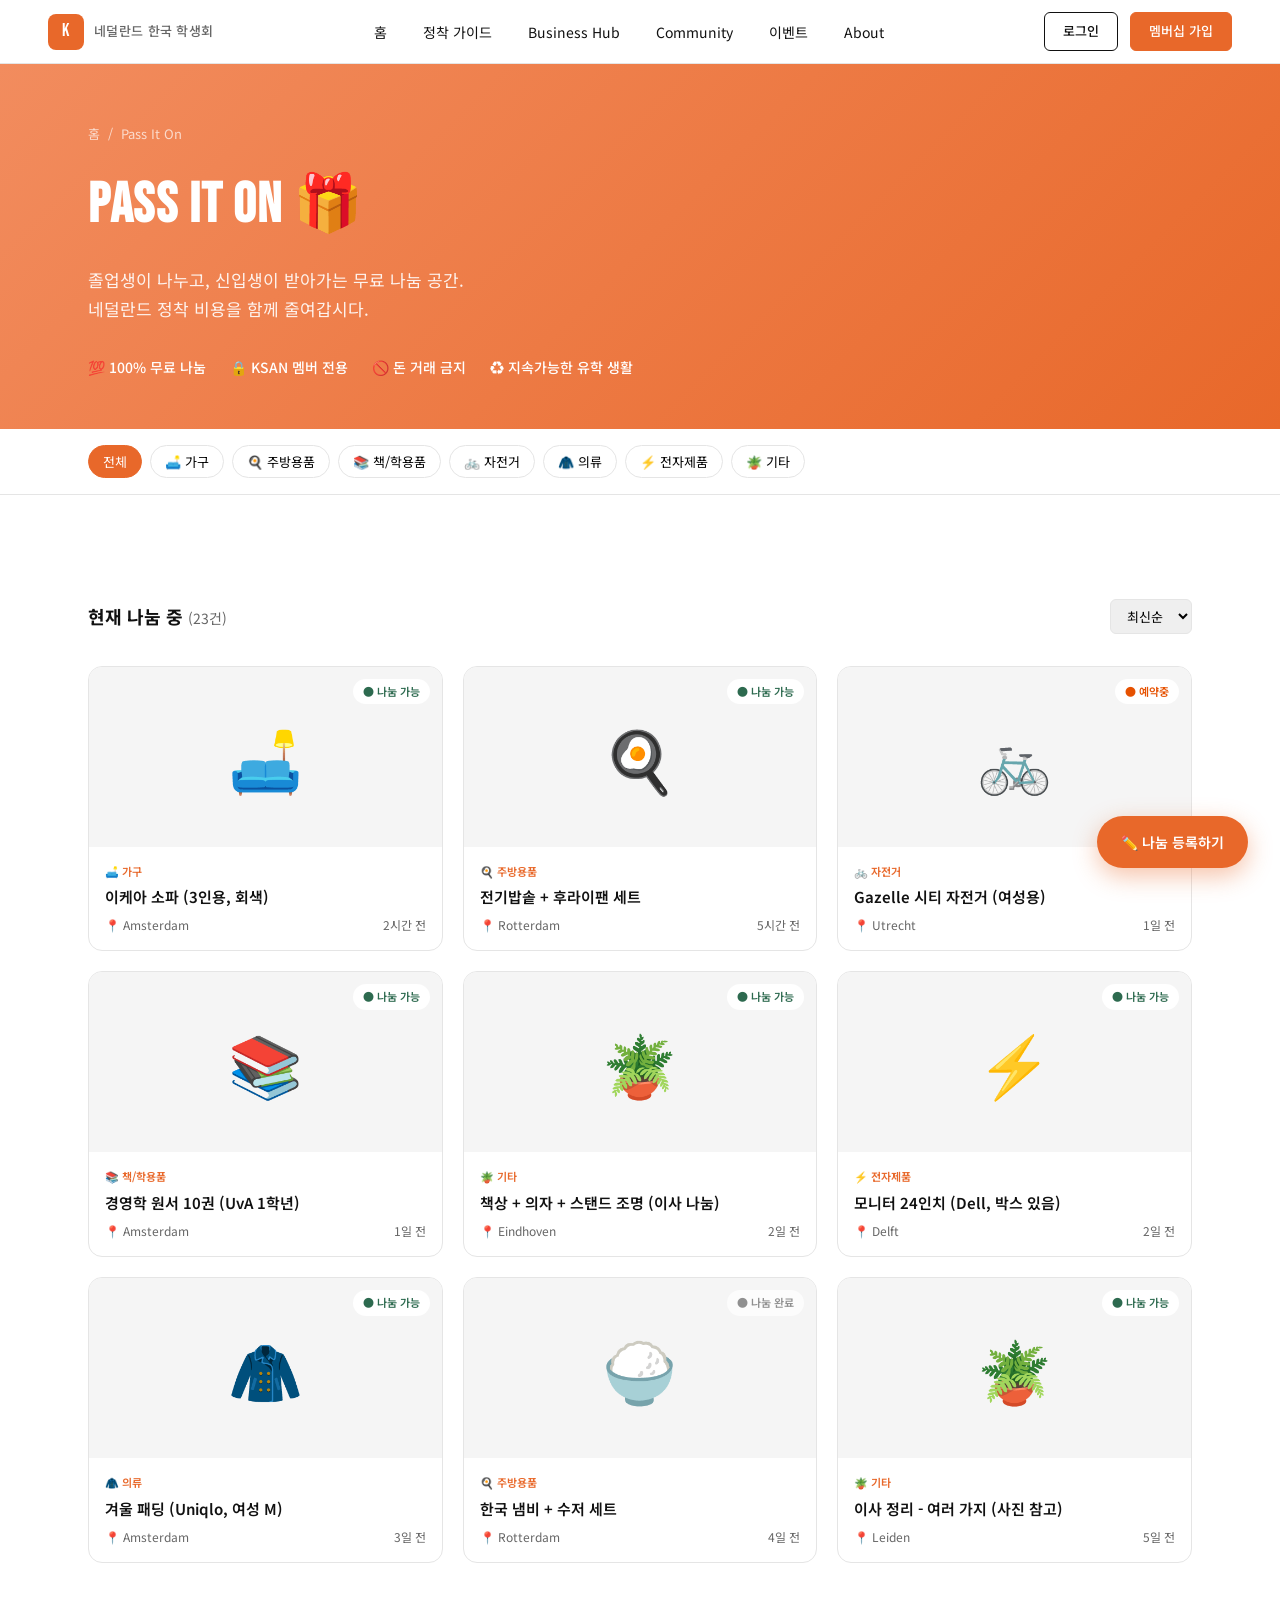
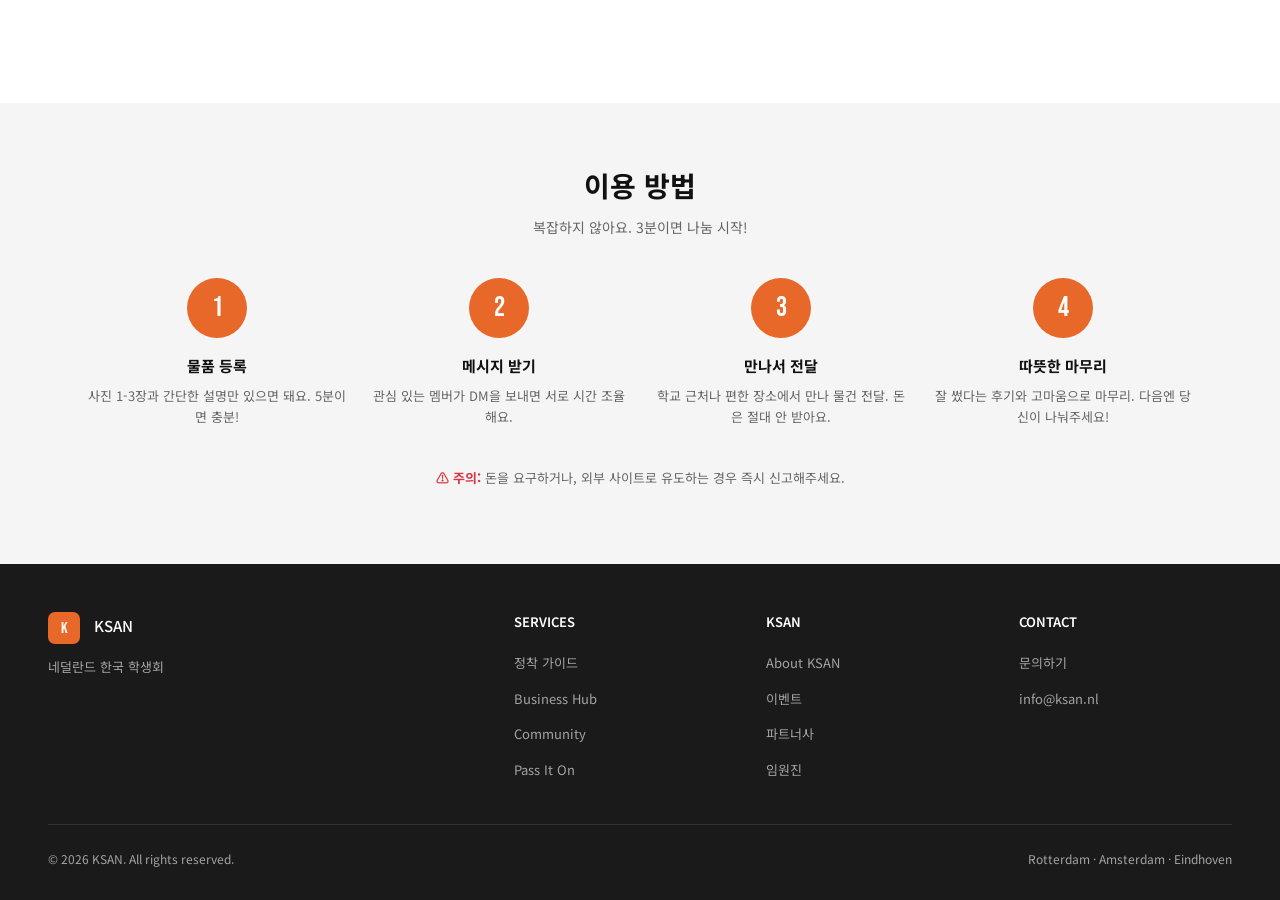
<file: pass-it-on.html>
<!DOCTYPE html>
<html lang="ko">
<head>
<meta charset="UTF-8">
<meta name="viewport" content="width=device-width, initial-scale=1.0">
<title>Pass It On — KSAN</title>
<link href="https://fonts.googleapis.com/css2?family=Noto+Sans+KR:wght@300;400;500;700;900&family=Bebas+Neue&display=swap" rel="stylesheet">
<link rel="stylesheet" href="styles.css">
<style>
  .pass-hero {
    background: linear-gradient(135deg, #F28C5E, var(--orange));
    color: white;
    padding: 60px 0 50px;
  }
  .pass-hero h1 {
    font-family: 'Bebas Neue', sans-serif;
    font-size: 56px;
    letter-spacing: 1.5px;
    margin-bottom: 16px;
  }
  .pass-hero p {
    color: rgba(255,255,255,0.9);
    font-size: 17px;
    max-width: 600px;
    line-height: 1.7;
  }
  .pass-values {
    display: flex;
    gap: 24px;
    margin-top: 32px;
    flex-wrap: wrap;
  }
  .pass-value {
    display: flex;
    align-items: center;
    gap: 8px;
    color: white;
    font-size: 14px;
    font-weight: 500;
  }

  .filters-bar {
    background: white;
    border-bottom: 1px solid var(--border);
    padding: 16px 0;
  }
  .filter-chips {
    display: flex;
    gap: 8px;
    flex-wrap: wrap;
    align-items: center;
  }
  .filter-chip {
    padding: 6px 14px;
    border: 1.5px solid var(--border);
    border-radius: 100px;
    background: white;
    font-size: 13px;
    cursor: pointer;
    font-family: inherit;
  }
  .filter-chip.active {
    border-color: var(--orange);
    background: var(--orange);
    color: white;
  }

  .item-grid {
    display: grid;
    grid-template-columns: repeat(3, 1fr);
    gap: 20px;
    margin-top: 32px;
  }
  .item-card {
    background: white;
    border: 1px solid var(--border);
    border-radius: 14px;
    overflow: hidden;
    cursor: pointer;
    transition: all 0.2s;
  }
  .item-card:hover {
    border-color: var(--orange);
    transform: translateY(-3px);
    box-shadow: 0 8px 24px rgba(0,0,0,0.05);
  }
  .item-image {
    height: 180px;
    background: var(--light);
    display: flex;
    align-items: center;
    justify-content: center;
    font-size: 60px;
    position: relative;
  }
  .item-status {
    position: absolute;
    top: 12px;
    right: 12px;
    padding: 4px 10px;
    border-radius: 20px;
    font-size: 11px;
    font-weight: 600;
    background: white;
  }
  .item-status.available {
    color: var(--green);
  }
  .item-status.reserved {
    color: #E65100;
  }
  .item-status.taken {
    color: var(--gray);
    opacity: 0.7;
  }

  .item-body {
    padding: 16px;
  }
  .item-category {
    font-size: 11px;
    color: var(--orange);
    font-weight: 600;
    margin-bottom: 6px;
  }
  .item-title {
    font-size: 15px;
    font-weight: 600;
    margin-bottom: 8px;
    line-height: 1.4;
  }
  .item-meta {
    display: flex;
    justify-content: space-between;
    font-size: 12px;
    color: var(--gray);
  }

  .how-it-works {
    background: var(--light);
    padding: 60px 0;
    margin-top: 60px;
  }
  .steps {
    display: grid;
    grid-template-columns: repeat(4, 1fr);
    gap: 24px;
    margin-top: 40px;
  }
  .step {
    text-align: center;
  }
  .step-num {
    width: 60px;
    height: 60px;
    background: var(--orange);
    color: white;
    border-radius: 50%;
    display: flex;
    align-items: center;
    justify-content: center;
    font-family: 'Bebas Neue', sans-serif;
    font-size: 28px;
    margin: 0 auto 16px;
  }
  .step h4 {
    font-size: 15px;
    margin-bottom: 8px;
  }
  .step p {
    font-size: 13px;
    color: var(--gray);
    line-height: 1.6;
  }

  .post-btn {
    position: fixed;
    bottom: 32px;
    right: 32px;
    padding: 16px 24px;
    background: var(--orange);
    color: white;
    border: none;
    border-radius: 100px;
    font-size: 14px;
    font-weight: 600;
    cursor: pointer;
    box-shadow: 0 8px 24px rgba(232,104,42,0.4);
    font-family: inherit;
    z-index: 50;
  }
  .post-btn:hover { transform: translateY(-2px); }

  @media (max-width: 768px) {
    .item-grid { grid-template-columns: 1fr; }
    .steps { grid-template-columns: 1fr 1fr; }
  }
</style>
</head>
<body>

<nav>
  <a href="index.html" class="nav-logo">
    <div class="nav-logo-box"><span>K</span></div>
    <span class="nav-logo-text">네덜란드 한국 학생회</span>
  </a>
  <ul class="nav-links">
    <li><a href="index.html">홈</a></li>
    <li><a href="guide.html">정착 가이드</a></li>
    <li><a href="business.html">Business Hub</a></li>
    <li><a href="community.html">Community</a></li>
    <li><a href="events.html">이벤트</a></li>
    <li><a href="about.html">About</a></li>
  </ul>
  <div class="nav-actions"></div>
</nav>

<section class="pass-hero">
  <div class="container">
    <div class="breadcrumb" style="color: rgba(255,255,255,0.7);">
      <a href="index.html" style="color: rgba(255,255,255,0.7);">홈</a> / <span>Pass It On</span>
    </div>
    <h1>Pass It On 🎁</h1>
    <p>졸업생이 나누고, 신입생이 받아가는 무료 나눔 공간.<br>
    네덜란드 정착 비용을 함께 줄여갑시다.</p>
    
    <div class="pass-values">
      <div class="pass-value">💯 100% 무료 나눔</div>
      <div class="pass-value">🔒 KSAN 멤버 전용</div>
      <div class="pass-value">🚫 돈 거래 금지</div>
      <div class="pass-value">♻️ 지속가능한 유학 생활</div>
    </div>
  </div>
</section>

<div class="filters-bar">
  <div class="container">
    <div class="filter-chips">
      <button class="filter-chip active">전체</button>
      <button class="filter-chip">🛋️ 가구</button>
      <button class="filter-chip">🍳 주방용품</button>
      <button class="filter-chip">📚 책/학용품</button>
      <button class="filter-chip">🚲 자전거</button>
      <button class="filter-chip">🧥 의류</button>
      <button class="filter-chip">⚡ 전자제품</button>
      <button class="filter-chip">🪴 기타</button>
    </div>
  </div>
</div>

<section>
  <div class="container">
    <div style="display: flex; justify-content: space-between; align-items: center; margin-top: 24px;">
      <h2 style="font-size: 18px;">현재 나눔 중 <span style="color: var(--gray); font-weight: 400; font-size: 14px;">(23건)</span></h2>
      <select style="padding: 6px 12px; border: 1px solid var(--border); border-radius: 6px; font-size: 13px; font-family: inherit;">
        <option>최신순</option>
        <option>도시별</option>
      </select>
    </div>

    <div class="item-grid">
      <div class="item-card">
        <div class="item-image">
          🛋️
          <span class="item-status available">● 나눔 가능</span>
        </div>
        <div class="item-body">
          <div class="item-category">🛋️ 가구</div>
          <div class="item-title">이케아 소파 (3인용, 회색)</div>
          <div class="item-meta">
            <span>📍 Amsterdam</span>
            <span>2시간 전</span>
          </div>
        </div>
      </div>

      <div class="item-card">
        <div class="item-image">
          🍳
          <span class="item-status available">● 나눔 가능</span>
        </div>
        <div class="item-body">
          <div class="item-category">🍳 주방용품</div>
          <div class="item-title">전기밥솥 + 후라이팬 세트</div>
          <div class="item-meta">
            <span>📍 Rotterdam</span>
            <span>5시간 전</span>
          </div>
        </div>
      </div>

      <div class="item-card">
        <div class="item-image">
          🚲
          <span class="item-status reserved">● 예약중</span>
        </div>
        <div class="item-body">
          <div class="item-category">🚲 자전거</div>
          <div class="item-title">Gazelle 시티 자전거 (여성용)</div>
          <div class="item-meta">
            <span>📍 Utrecht</span>
            <span>1일 전</span>
          </div>
        </div>
      </div>

      <div class="item-card">
        <div class="item-image">
          📚
          <span class="item-status available">● 나눔 가능</span>
        </div>
        <div class="item-body">
          <div class="item-category">📚 책/학용품</div>
          <div class="item-title">경영학 원서 10권 (UvA 1학년)</div>
          <div class="item-meta">
            <span>📍 Amsterdam</span>
            <span>1일 전</span>
          </div>
        </div>
      </div>

      <div class="item-card">
        <div class="item-image">
          🪴
          <span class="item-status available">● 나눔 가능</span>
        </div>
        <div class="item-body">
          <div class="item-category">🪴 기타</div>
          <div class="item-title">책상 + 의자 + 스탠드 조명 (이사 나눔)</div>
          <div class="item-meta">
            <span>📍 Eindhoven</span>
            <span>2일 전</span>
          </div>
        </div>
      </div>

      <div class="item-card">
        <div class="item-image">
          ⚡
          <span class="item-status available">● 나눔 가능</span>
        </div>
        <div class="item-body">
          <div class="item-category">⚡ 전자제품</div>
          <div class="item-title">모니터 24인치 (Dell, 박스 있음)</div>
          <div class="item-meta">
            <span>📍 Delft</span>
            <span>2일 전</span>
          </div>
        </div>
      </div>

      <div class="item-card">
        <div class="item-image">
          🧥
          <span class="item-status available">● 나눔 가능</span>
        </div>
        <div class="item-body">
          <div class="item-category">🧥 의류</div>
          <div class="item-title">겨울 패딩 (Uniqlo, 여성 M)</div>
          <div class="item-meta">
            <span>📍 Amsterdam</span>
            <span>3일 전</span>
          </div>
        </div>
      </div>

      <div class="item-card">
        <div class="item-image">
          🍚
          <span class="item-status taken">● 나눔 완료</span>
        </div>
        <div class="item-body">
          <div class="item-category">🍳 주방용품</div>
          <div class="item-title">한국 냄비 + 수저 세트</div>
          <div class="item-meta">
            <span>📍 Rotterdam</span>
            <span>4일 전</span>
          </div>
        </div>
      </div>

      <div class="item-card">
        <div class="item-image">
          🪴
          <span class="item-status available">● 나눔 가능</span>
        </div>
        <div class="item-body">
          <div class="item-category">🪴 기타</div>
          <div class="item-title">이사 정리 - 여러 가지 (사진 참고)</div>
          <div class="item-meta">
            <span>📍 Leiden</span>
            <span>5일 전</span>
          </div>
        </div>
      </div>
    </div>
  </div>
</section>

<section class="how-it-works">
  <div class="container">
    <h2 style="font-size: 28px; text-align: center; margin-bottom: 8px;">이용 방법</h2>
    <p style="text-align: center; color: var(--gray); font-size: 14px;">복잡하지 않아요. 3분이면 나눔 시작!</p>

    <div class="steps">
      <div class="step">
        <div class="step-num">1</div>
        <h4>물품 등록</h4>
        <p>사진 1-3장과 간단한 설명만 있으면 돼요. 5분이면 충분!</p>
      </div>
      <div class="step">
        <div class="step-num">2</div>
        <h4>메시지 받기</h4>
        <p>관심 있는 멤버가 DM을 보내면 서로 시간 조율해요.</p>
      </div>
      <div class="step">
        <div class="step-num">3</div>
        <h4>만나서 전달</h4>
        <p>학교 근처나 편한 장소에서 만나 물건 전달. 돈은 절대 안 받아요.</p>
      </div>
      <div class="step">
        <div class="step-num">4</div>
        <h4>따뜻한 마무리</h4>
        <p>잘 썼다는 후기와 고마움으로 마무리. 다음엔 당신이 나눠주세요!</p>
      </div>
    </div>

    <div style="text-align: center; margin-top: 40px;">
      <p style="font-size: 13px; color: var(--gray); margin-bottom: 16px;">
        <strong style="color: var(--red);">⚠️ 주의:</strong> 
        돈을 요구하거나, 외부 사이트로 유도하는 경우 즉시 신고해주세요.
      </p>
    </div>
  </div>
</section>

<button class="post-btn">✏️ 나눔 등록하기</button>

<footer>
  <div class="footer-container">
    <div class="footer-brand">
      <div>
        <span class="footer-logo-box"><span>K</span></span>
        <span style="color: white; font-size: 15px; font-weight: 500;">KSAN</span>
      </div>
      <p>네덜란드 한국 학생회</p>
    </div>
    <div class="footer-col">
      <h4>SERVICES</h4>
      <ul>
        <li><a href="guide.html">정착 가이드</a></li>
        <li><a href="business.html">Business Hub</a></li>
        <li><a href="community.html">Community</a></li>
        <li><a href="pass-it-on.html">Pass It On</a></li>
      </ul>
    </div>
    <div class="footer-col">
      <h4>KSAN</h4>
      <ul>
        <li><a href="about.html">About KSAN</a></li>
        <li><a href="events.html">이벤트</a></li>
        <li><a href="partners.html">파트너사</a></li>
        <li><a href="team.html">임원진</a></li>
      </ul>
    </div>
    <div class="footer-col">
      <h4>CONTACT</h4>
      <ul>
        <li><a href="contact.html">문의하기</a></li>
        <li><a href="#">info@ksan.nl</a></li>
      </ul>
    </div>
  </div>
  <div class="footer-bottom">
    <div>© 2026 KSAN. All rights reserved.</div>
    <div>Rotterdam · Amsterdam · Eindhoven</div>
  </div>
</footer>

<script src="shared.js"></script>
</body>
</html>
</file>
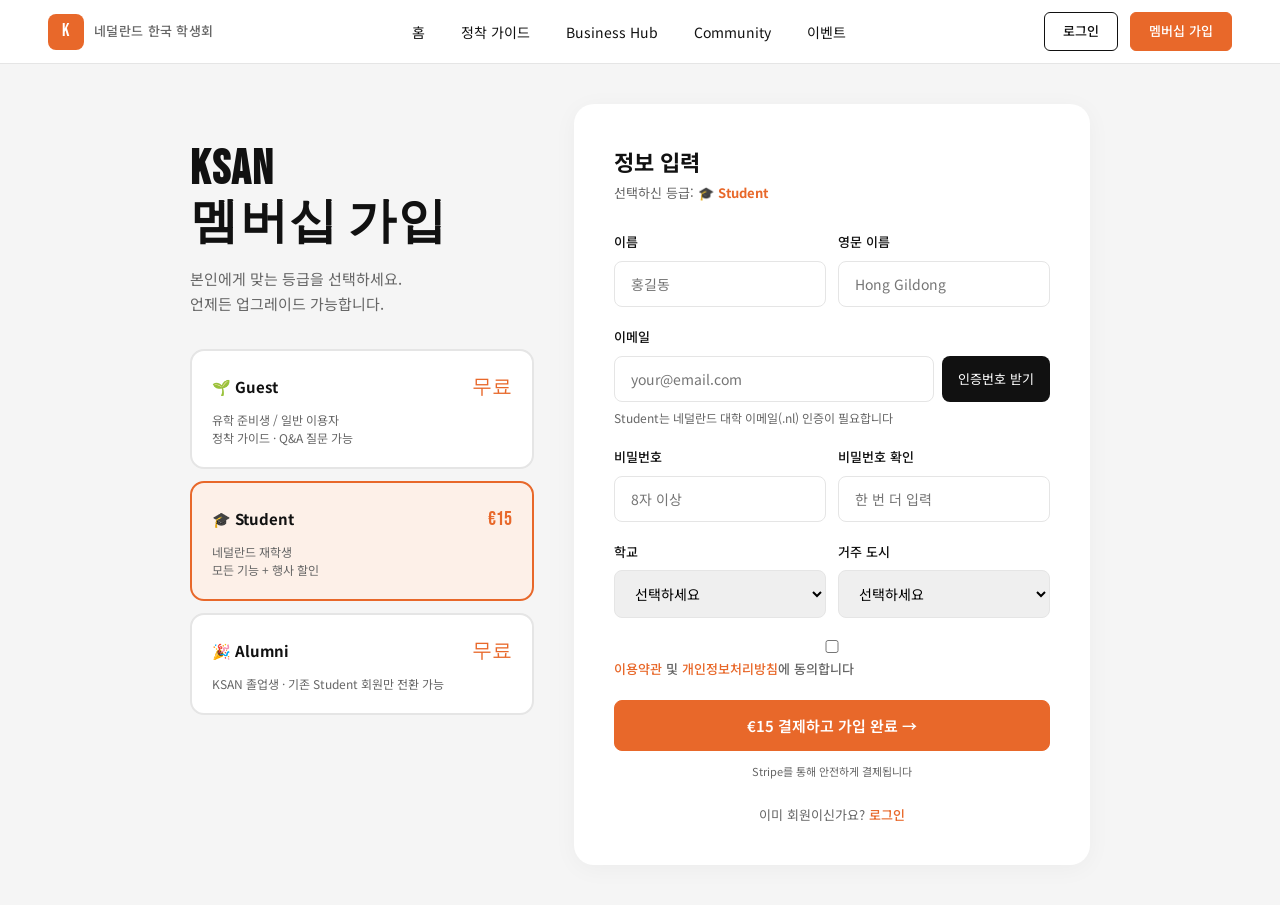
<file: signup.html>
<!DOCTYPE html>
<html lang="ko">
<head>
<meta charset="UTF-8">
<meta name="viewport" content="width=device-width, initial-scale=1.0">
<title>회원가입 — KSAN</title>
<link href="https://fonts.googleapis.com/css2?family=Noto+Sans+KR:wght@300;400;500;700;900&family=Bebas+Neue&display=swap" rel="stylesheet">
<link rel="stylesheet" href="styles.css">
<style>
  body { background: var(--light); }
  
  .signup-wrapper {
    min-height: calc(100vh - 64px);
    padding: 40px 20px;
  }

  .signup-container {
    max-width: 900px;
    margin: 0 auto;
    display: grid;
    grid-template-columns: 1fr 1.5fr;
    gap: 40px;
  }

  .signup-left {
    padding: 40px 0;
  }

  .signup-left h1 {
    font-family: 'Bebas Neue', sans-serif;
    font-size: 48px;
    letter-spacing: 1.5px;
    line-height: 1.1;
    margin-bottom: 16px;
  }

  .signup-left p {
    color: var(--gray);
    font-size: 15px;
    line-height: 1.7;
    margin-bottom: 32px;
  }

  .tier-card {
    background: white;
    border: 2px solid var(--border);
    border-radius: 14px;
    padding: 20px;
    margin-bottom: 12px;
    cursor: pointer;
    transition: all 0.2s;
  }

  .tier-card:hover, .tier-card.active {
    border-color: var(--orange);
    background: var(--orange-pale);
  }

  .tier-card .tier-head {
    display: flex;
    justify-content: space-between;
    align-items: center;
    margin-bottom: 8px;
  }

  .tier-card h3 {
    font-size: 15px;
    font-weight: 700;
  }

  .tier-card .tier-price {
    font-family: 'Bebas Neue', sans-serif;
    color: var(--orange);
    font-size: 20px;
  }

  .tier-card p {
    font-size: 12px;
    color: var(--gray);
    margin: 0;
    line-height: 1.5;
  }

  .signup-right {
    background: white;
    border-radius: 20px;
    padding: 40px;
    box-shadow: 0 4px 24px rgba(0,0,0,0.04);
  }

  .signup-right h2 {
    font-size: 22px;
    margin-bottom: 4px;
  }

  .signup-right .subtitle {
    color: var(--gray);
    font-size: 13px;
    margin-bottom: 28px;
  }

  .form-row {
    display: grid;
    grid-template-columns: 1fr 1fr;
    gap: 12px;
  }

  .email-group {
    display: flex;
    gap: 8px;
  }

  .email-group input { flex: 1; }

  .email-verify {
    padding: 0 16px;
    background: var(--black);
    color: white;
    border: none;
    border-radius: 8px;
    font-size: 13px;
    cursor: pointer;
    white-space: nowrap;
    font-family: inherit;
  }

  .auth-footer {
    text-align: center;
    margin-top: 24px;
    font-size: 13px;
    color: var(--gray);
  }

  .auth-footer a { color: var(--orange); font-weight: 500; }

  @media (max-width: 768px) {
    .signup-container { grid-template-columns: 1fr; }
  }
</style>
</head>
<body>

<nav>
  <a href="index.html" class="nav-logo">
    <div class="nav-logo-box"><span>K</span></div>
    <span class="nav-logo-text">네덜란드 한국 학생회</span>
  </a>
  <ul class="nav-links">
    <li><a href="index.html">홈</a></li>
    <li><a href="guide.html">정착 가이드</a></li>
    <li><a href="business.html">Business Hub</a></li>
    <li><a href="community.html">Community</a></li>
    <li><a href="events.html">이벤트</a></li>
  </ul>
  <div class="nav-actions"></div>
</nav>

<div class="signup-wrapper">
  <div class="signup-container">
    <div class="signup-left">
      <h1>KSAN<br>멤버십 가입</h1>
      <p>본인에게 맞는 등급을 선택하세요.<br>언제든 업그레이드 가능합니다.</p>

      <div class="tier-card" onclick="selectTier(this, 'guest')">
        <div class="tier-head">
          <h3>🌱 Guest</h3>
          <div class="tier-price">무료</div>
        </div>
        <p>유학 준비생 / 일반 이용자<br>정착 가이드 · Q&A 질문 가능</p>
      </div>

      <div class="tier-card active" onclick="selectTier(this, 'student')">
        <div class="tier-head">
          <h3>🎓 Student</h3>
          <div class="tier-price">€15</div>
        </div>
        <p>네덜란드 재학생<br>모든 기능 + 행사 할인</p>
      </div>

      <div class="tier-card" onclick="selectTier(this, 'alumni')">
        <div class="tier-head">
          <h3>🎉 Alumni</h3>
          <div class="tier-price">무료</div>
        </div>
        <p>KSAN 졸업생 · 기존 Student 회원만 전환 가능</p>
      </div>
    </div>

    <div class="signup-right">
      <h2>정보 입력</h2>
      <p class="subtitle">선택하신 등급: <strong id="selectedTier" style="color: var(--orange);">🎓 Student</strong></p>

      <form onsubmit="handleSignup(event)">
        <div class="form-row">
          <div class="form-group">
            <label>이름</label>
            <input type="text" placeholder="홍길동" required>
          </div>
          <div class="form-group">
            <label>영문 이름</label>
            <input type="text" placeholder="Hong Gildong" required>
          </div>
        </div>

        <div class="form-group">
          <label>이메일</label>
          <div class="email-group">
            <input type="email" placeholder="your@email.com" required>
            <button type="button" class="email-verify">인증번호 받기</button>
          </div>
          <p class="hint">Student는 네덜란드 대학 이메일(.nl) 인증이 필요합니다</p>
        </div>

        <div class="form-row">
          <div class="form-group">
            <label>비밀번호</label>
            <input type="password" placeholder="8자 이상" required>
          </div>
          <div class="form-group">
            <label>비밀번호 확인</label>
            <input type="password" placeholder="한 번 더 입력" required>
          </div>
        </div>

        <div class="form-row">
          <div class="form-group">
            <label>학교</label>
            <select required>
              <option value="">선택하세요</option>
              <option>University of Amsterdam</option>
              <option>Erasmus University Rotterdam</option>
              <option>Delft University of Technology</option>
              <option>Leiden University</option>
              <option>Utrecht University</option>
              <option>Eindhoven University of Technology</option>
              <option>Tilburg University</option>
              <option>기타</option>
            </select>
          </div>
          <div class="form-group">
            <label>거주 도시</label>
            <select required>
              <option value="">선택하세요</option>
              <option>Amsterdam</option>
              <option>Rotterdam</option>
              <option>Den Haag</option>
              <option>Utrecht</option>
              <option>Eindhoven</option>
              <option>Leiden</option>
              <option>Delft</option>
              <option>기타</option>
            </select>
          </div>
        </div>

        <div class="form-group">
          <label>
            <input type="checkbox" required>
            <span style="font-size: 13px; color: var(--gray); margin-left: 6px;">
              <a href="#" style="color: var(--orange);">이용약관</a> 및 
              <a href="#" style="color: var(--orange);">개인정보처리방침</a>에 동의합니다
            </span>
          </label>
        </div>

        <button type="submit" class="btn btn-primary btn-lg btn-full">
          €15 결제하고 가입 완료 →
        </button>

        <p style="font-size: 11px; color: var(--gray); text-align: center; margin-top: 12px;">
          Stripe를 통해 안전하게 결제됩니다
        </p>
      </form>

      <div class="auth-footer">
        이미 회원이신가요? <a href="login.html">로그인</a>
      </div>
    </div>
  </div>
</div>

<script src="shared.js"></script>
<script>
  let selectedTier = 'student';
  
  function selectTier(el, tier) {
    document.querySelectorAll('.tier-card').forEach(c => c.classList.remove('active'));
    el.classList.add('active');
    selectedTier = tier;
    const tierName = {
      guest: '🌱 Guest',
      student: '🎓 Student',
      alumni: '🎉 Alumni'
    };
    document.getElementById('selectedTier').textContent = tierName[tier];
    
    // 가격 버튼 텍스트 업데이트
    const submitBtn = document.querySelector('button[type="submit"]');
    if (tier === 'guest') {
      submitBtn.innerHTML = '무료로 가입하기 →';
    } else if (tier === 'alumni') {
      submitBtn.innerHTML = 'Alumni 전환 신청 →';
    } else {
      submitBtn.innerHTML = '€15 결제하고 가입 완료 →';
    }
  }

  function handleSignup(e) {
    e.preventDefault();
    alert(`가입 완료! (데모)\n등급: ${selectedTier}\n\n실제 서비스에서는 이메일 인증 후 가입됩니다.`);
    simulateLogin(selectedTier, '신규회원');
  }
</script>
</body>
</html>
</file>
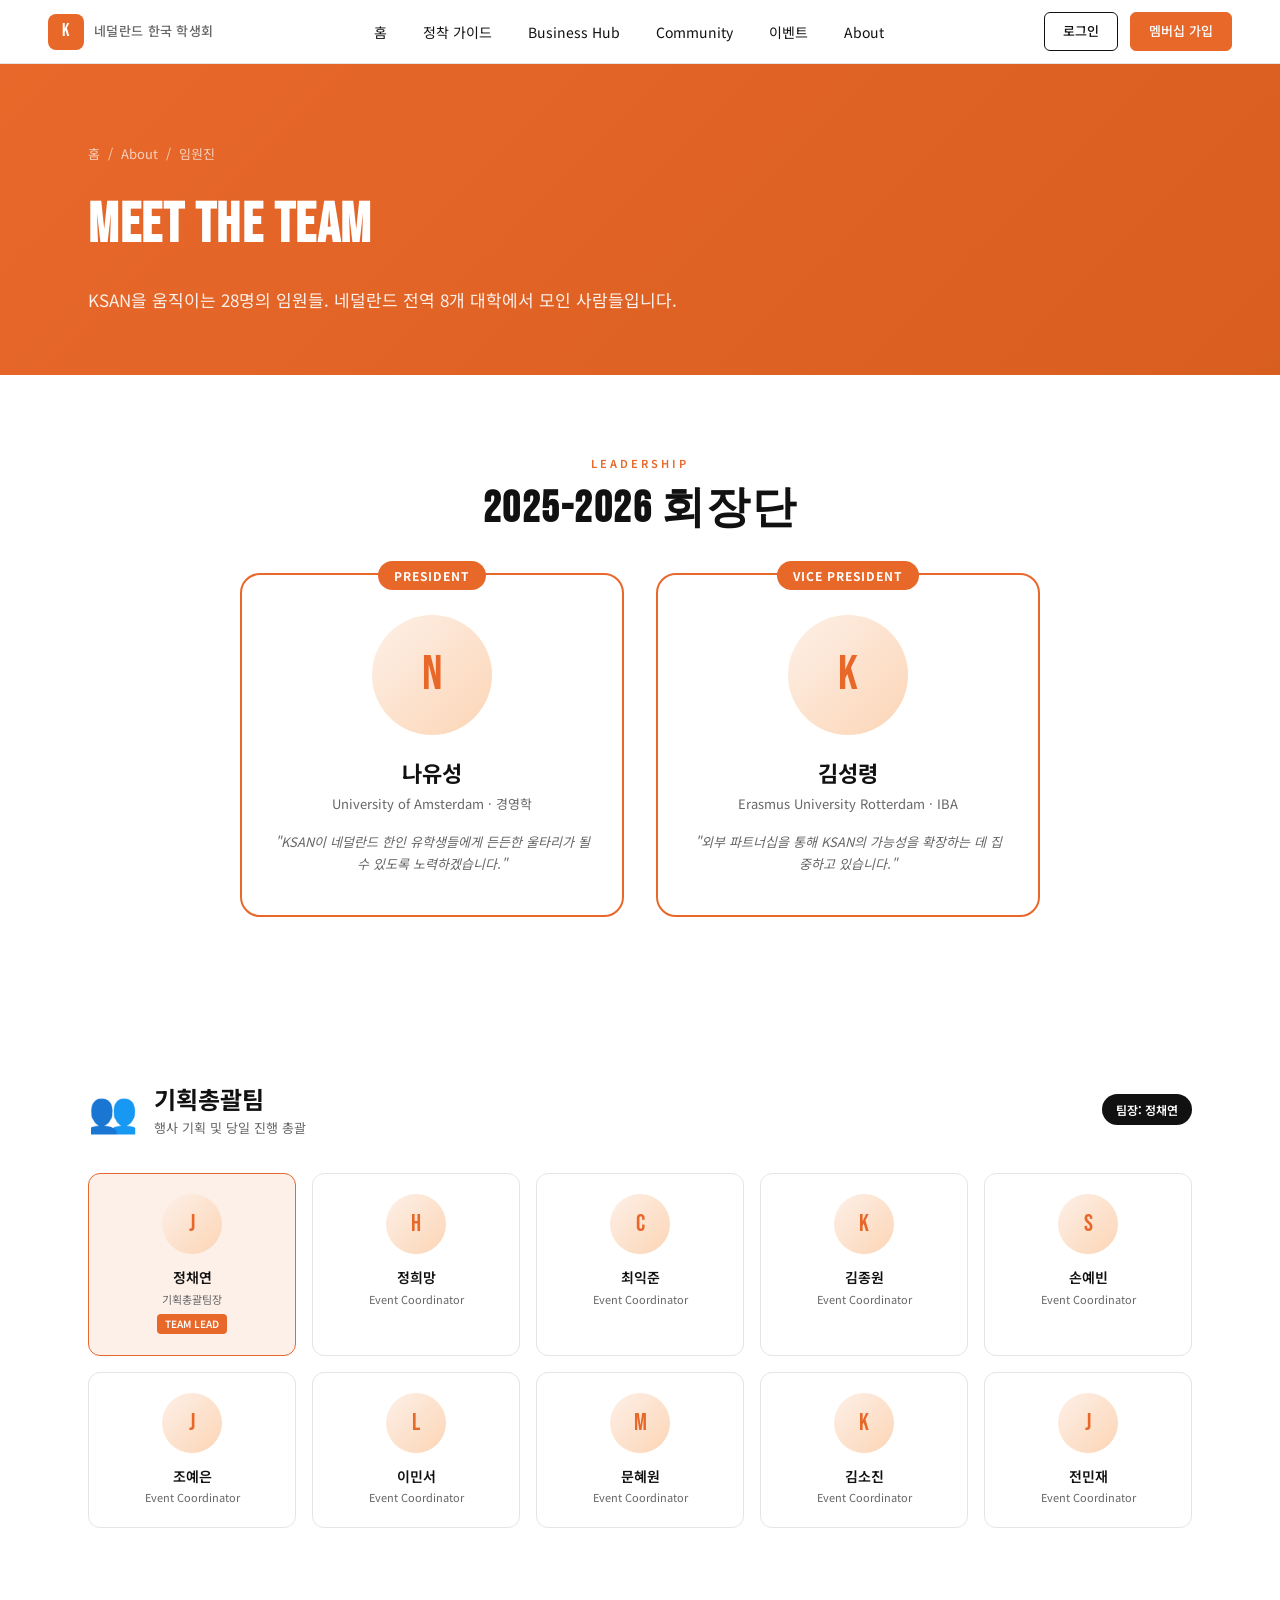
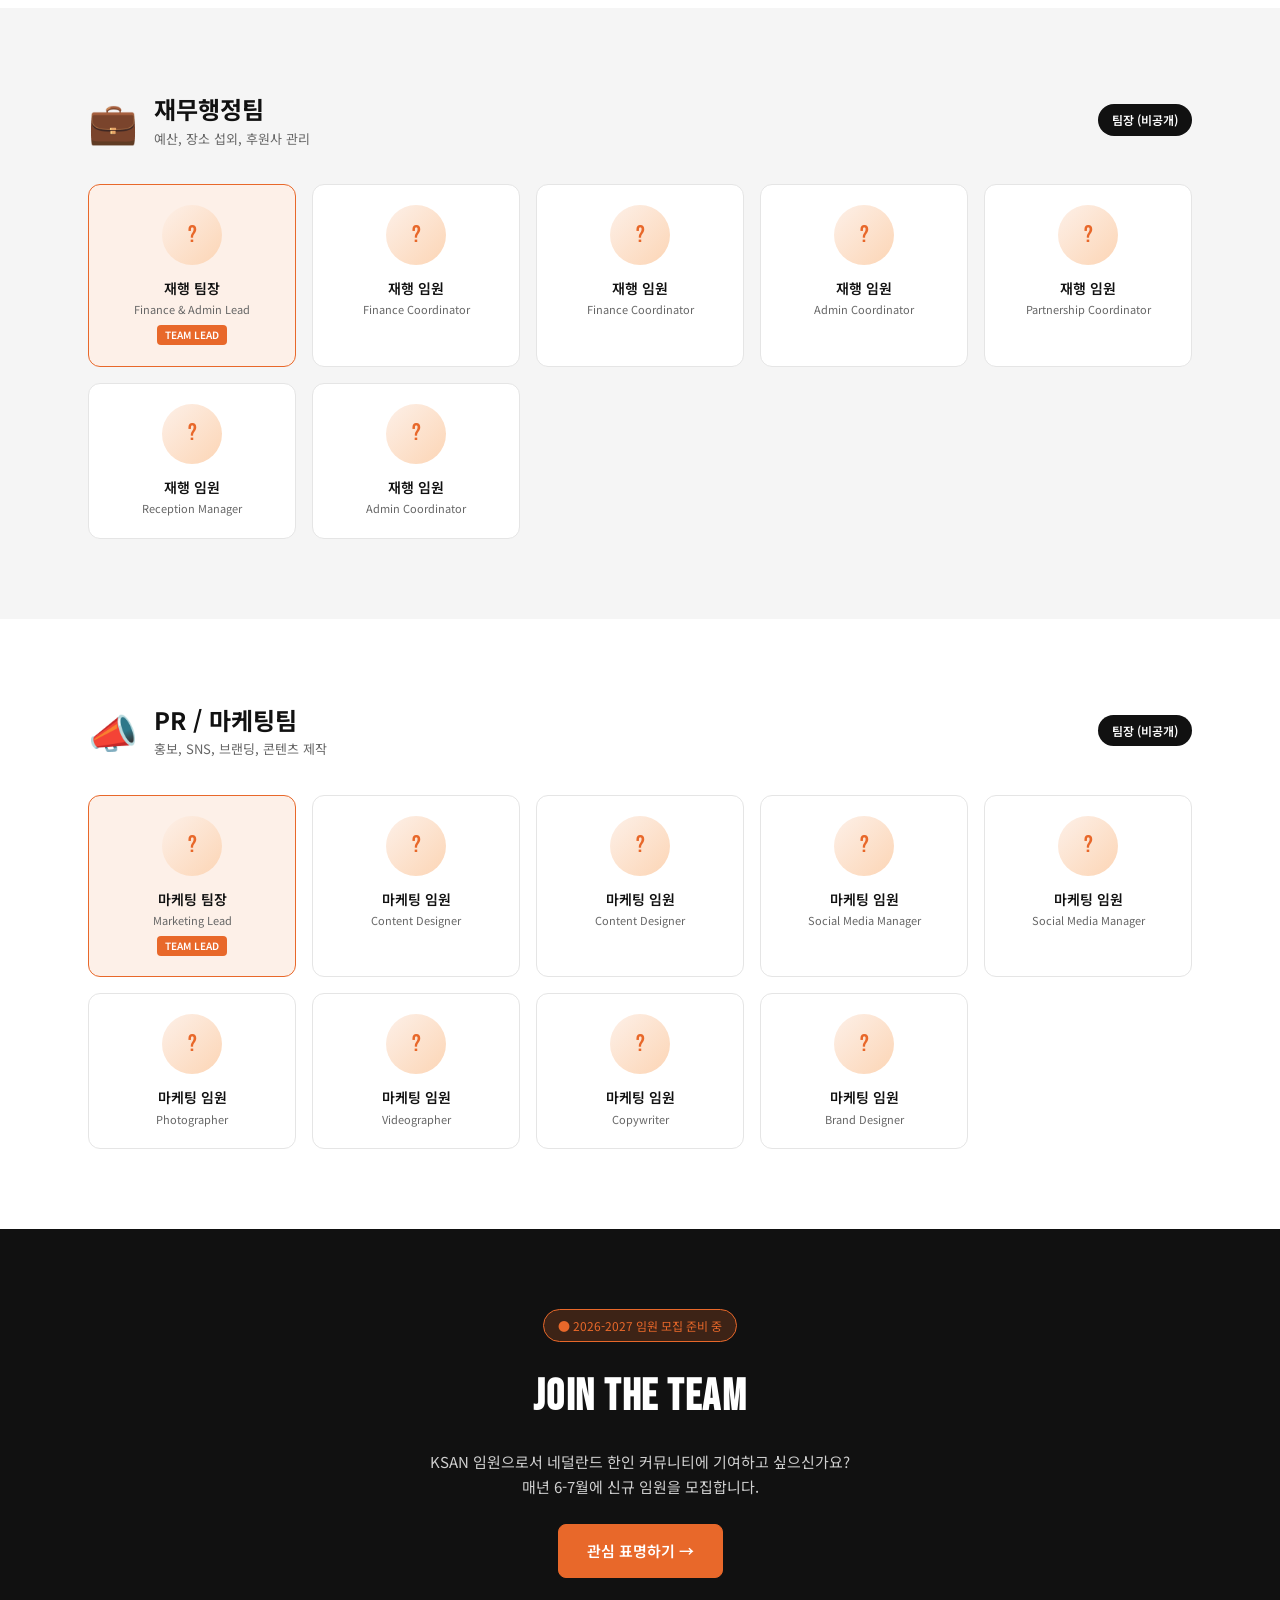
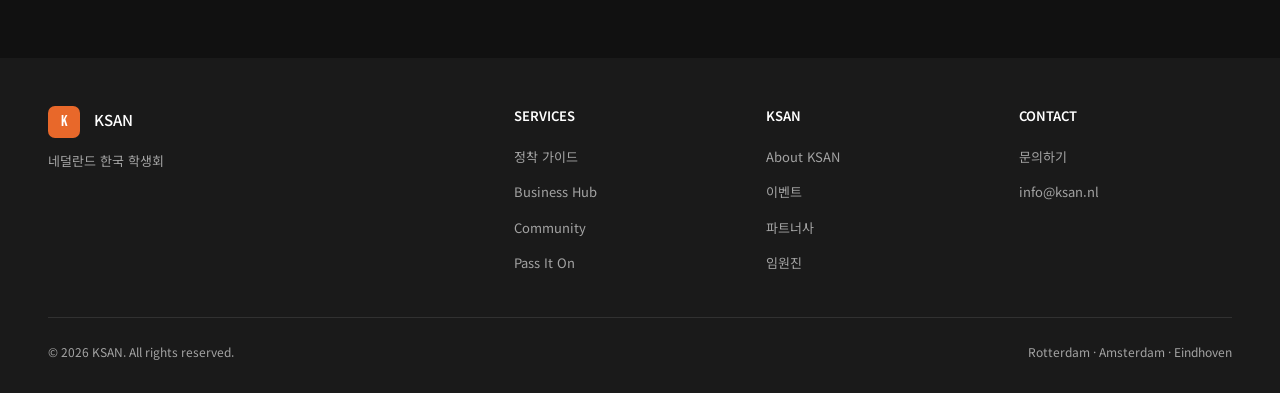
<file: team.html>
<!DOCTYPE html>
<html lang="ko">
<head>
<meta charset="UTF-8">
<meta name="viewport" content="width=device-width, initial-scale=1.0">
<title>임원진 — KSAN</title>
<link href="https://fonts.googleapis.com/css2?family=Noto+Sans+KR:wght@300;400;500;700;900&family=Bebas+Neue&display=swap" rel="stylesheet">
<link rel="stylesheet" href="styles.css">
<style>
  .team-hero {
    background: linear-gradient(135deg, var(--orange), #D85E20);
    color: white;
    padding: 80px 0 60px;
  }
  .team-hero h1 {
    font-family: 'Bebas Neue', sans-serif;
    font-size: 56px;
    letter-spacing: 1.5px;
    margin-bottom: 16px;
  }
  .team-hero p {
    color: rgba(255,255,255,0.9);
    font-size: 17px;
    max-width: 600px;
    line-height: 1.7;
  }

  .leadership {
    padding: 80px 0;
  }
  .leadership-grid {
    display: grid;
    grid-template-columns: 1fr 1fr;
    gap: 32px;
    max-width: 800px;
    margin: 40px auto 0;
  }
  .leader-card {
    background: white;
    border: 2px solid var(--orange);
    border-radius: 20px;
    padding: 40px 32px;
    text-align: center;
    position: relative;
  }
  .leader-role {
    position: absolute;
    top: -14px;
    left: 50%;
    transform: translateX(-50%);
    padding: 5px 16px;
    background: var(--orange);
    color: white;
    border-radius: 100px;
    font-size: 12px;
    font-weight: 700;
    letter-spacing: 1px;
  }
  .leader-photo {
    width: 120px;
    height: 120px;
    background: linear-gradient(135deg, var(--orange-pale), #FCD5B5);
    border-radius: 50%;
    margin: 0 auto 20px;
    display: flex;
    align-items: center;
    justify-content: center;
    font-size: 48px;
    color: var(--orange);
    font-family: 'Bebas Neue', sans-serif;
  }
  .leader-card h3 {
    font-size: 22px;
    margin-bottom: 4px;
  }
  .leader-card .school {
    font-size: 13px;
    color: var(--gray);
    margin-bottom: 16px;
  }
  .leader-card .message {
    font-size: 13px;
    color: var(--gray);
    line-height: 1.7;
    font-style: italic;
  }

  .team-section {
    padding: 80px 0;
    background: var(--light);
  }
  .team-section:nth-child(even) { background: white; }

  .team-header {
    display: flex;
    justify-content: space-between;
    align-items: center;
    margin-bottom: 32px;
    flex-wrap: wrap;
    gap: 16px;
  }
  .team-name {
    display: flex;
    align-items: center;
    gap: 16px;
  }
  .team-emoji-large {
    font-size: 40px;
  }
  .team-name h2 {
    font-size: 24px;
    margin: 0;
  }
  .team-name p {
    font-size: 13px;
    color: var(--gray);
    margin: 0;
  }
  .team-lead-badge {
    display: inline-block;
    padding: 6px 14px;
    background: var(--black);
    color: white;
    border-radius: 100px;
    font-size: 12px;
    font-weight: 600;
  }

  .members-grid {
    display: grid;
    grid-template-columns: repeat(5, 1fr);
    gap: 16px;
  }
  .member-card {
    background: white;
    border: 1px solid var(--border);
    border-radius: 12px;
    padding: 20px 16px;
    text-align: center;
    transition: all 0.2s;
  }
  .member-card:hover {
    border-color: var(--orange);
    transform: translateY(-2px);
  }
  .member-card.leader {
    background: var(--orange-pale);
    border-color: var(--orange);
  }
  .member-photo {
    width: 60px;
    height: 60px;
    background: linear-gradient(135deg, #FDF0E8, #FCD5B5);
    border-radius: 50%;
    margin: 0 auto 12px;
    display: flex;
    align-items: center;
    justify-content: center;
    font-family: 'Bebas Neue', sans-serif;
    font-size: 24px;
    color: var(--orange);
  }
  .member-name {
    font-size: 14px;
    font-weight: 600;
    margin-bottom: 2px;
  }
  .member-role {
    font-size: 11px;
    color: var(--gray);
  }
  .leader-tag {
    display: inline-block;
    padding: 2px 8px;
    background: var(--orange);
    color: white;
    border-radius: 4px;
    font-size: 10px;
    font-weight: 600;
    margin-top: 6px;
  }

  .join-section {
    padding: 80px 0;
    background: var(--black);
    color: white;
    text-align: center;
  }
  .join-section h2 {
    font-family: 'Bebas Neue', sans-serif;
    font-size: 44px;
    letter-spacing: 1.5px;
    margin-bottom: 16px;
  }
  .join-section p {
    color: rgba(255,255,255,0.8);
    font-size: 15px;
    line-height: 1.7;
    max-width: 600px;
    margin: 0 auto 24px;
  }
  .recruitment-status {
    display: inline-block;
    padding: 6px 14px;
    background: rgba(232,104,42,0.2);
    border: 1px solid var(--orange);
    border-radius: 100px;
    font-size: 12px;
    color: var(--orange);
    margin-bottom: 20px;
  }

  @media (max-width: 768px) {
    .leadership-grid { grid-template-columns: 1fr; }
    .members-grid { grid-template-columns: 1fr 1fr; }
  }
</style>
</head>
<body>

<nav>
  <a href="index.html" class="nav-logo">
    <div class="nav-logo-box"><span>K</span></div>
    <span class="nav-logo-text">네덜란드 한국 학생회</span>
  </a>
  <ul class="nav-links">
    <li><a href="index.html">홈</a></li>
    <li><a href="guide.html">정착 가이드</a></li>
    <li><a href="business.html">Business Hub</a></li>
    <li><a href="community.html">Community</a></li>
    <li><a href="events.html">이벤트</a></li>
    <li><a href="about.html">About</a></li>
  </ul>
  <div class="nav-actions"></div>
</nav>

<section class="team-hero">
  <div class="container">
    <div class="breadcrumb" style="color: rgba(255,255,255,0.7);">
      <a href="index.html" style="color: rgba(255,255,255,0.7);">홈</a> / <a href="about.html" style="color: rgba(255,255,255,0.7);">About</a> / <span>임원진</span>
    </div>
    <h1>MEET THE TEAM</h1>
    <p>KSAN을 움직이는 28명의 임원들. 네덜란드 전역 8개 대학에서 모인 사람들입니다.</p>
  </div>
</section>

<section class="leadership">
  <div class="container">
    <div style="text-align: center;">
      <div class="section-label">LEADERSHIP</div>
      <h2 class="section-title">2025-2026 회장단</h2>
    </div>

    <div class="leadership-grid">
      <div class="leader-card">
        <span class="leader-role">PRESIDENT</span>
        <div class="leader-photo">N</div>
        <h3>나유성</h3>
        <p class="school">University of Amsterdam · 경영학</p>
        <p class="message">"KSAN이 네덜란드 한인 유학생들에게 든든한 울타리가 될 수 있도록 노력하겠습니다."</p>
      </div>
      <div class="leader-card">
        <span class="leader-role">VICE PRESIDENT</span>
        <div class="leader-photo">K</div>
        <h3>김성령</h3>
        <p class="school">Erasmus University Rotterdam · IBA</p>
        <p class="message">"외부 파트너십을 통해 KSAN의 가능성을 확장하는 데 집중하고 있습니다."</p>
      </div>
    </div>
  </div>
</section>

<section class="team-section">
  <div class="container">
    <div class="team-header">
      <div class="team-name">
        <span class="team-emoji-large">👥</span>
        <div>
          <h2>기획총괄팀</h2>
          <p>행사 기획 및 당일 진행 총괄</p>
        </div>
      </div>
      <span class="team-lead-badge">팀장: 정채연</span>
    </div>

    <div class="members-grid">
      <div class="member-card leader">
        <div class="member-photo">J</div>
        <div class="member-name">정채연</div>
        <div class="member-role">기획총괄팀장</div>
        <span class="leader-tag">TEAM LEAD</span>
      </div>
      <div class="member-card">
        <div class="member-photo">H</div>
        <div class="member-name">정희망</div>
        <div class="member-role">Event Coordinator</div>
      </div>
      <div class="member-card">
        <div class="member-photo">C</div>
        <div class="member-name">최익준</div>
        <div class="member-role">Event Coordinator</div>
      </div>
      <div class="member-card">
        <div class="member-photo">K</div>
        <div class="member-name">김종원</div>
        <div class="member-role">Event Coordinator</div>
      </div>
      <div class="member-card">
        <div class="member-photo">S</div>
        <div class="member-name">손예빈</div>
        <div class="member-role">Event Coordinator</div>
      </div>
      <div class="member-card">
        <div class="member-photo">J</div>
        <div class="member-name">조예은</div>
        <div class="member-role">Event Coordinator</div>
      </div>
      <div class="member-card">
        <div class="member-photo">L</div>
        <div class="member-name">이민서</div>
        <div class="member-role">Event Coordinator</div>
      </div>
      <div class="member-card">
        <div class="member-photo">M</div>
        <div class="member-name">문혜원</div>
        <div class="member-role">Event Coordinator</div>
      </div>
      <div class="member-card">
        <div class="member-photo">K</div>
        <div class="member-name">김소진</div>
        <div class="member-role">Event Coordinator</div>
      </div>
      <div class="member-card">
        <div class="member-photo">J</div>
        <div class="member-name">전민재</div>
        <div class="member-role">Event Coordinator</div>
      </div>
    </div>
  </div>
</section>

<section class="team-section">
  <div class="container">
    <div class="team-header">
      <div class="team-name">
        <span class="team-emoji-large">💼</span>
        <div>
          <h2>재무행정팀</h2>
          <p>예산, 장소 섭외, 후원사 관리</p>
        </div>
      </div>
      <span class="team-lead-badge">팀장 (비공개)</span>
    </div>

    <div class="members-grid">
      <div class="member-card leader">
        <div class="member-photo">?</div>
        <div class="member-name">재행 팀장</div>
        <div class="member-role">Finance & Admin Lead</div>
        <span class="leader-tag">TEAM LEAD</span>
      </div>
      <div class="member-card">
        <div class="member-photo">?</div>
        <div class="member-name">재행 임원</div>
        <div class="member-role">Finance Coordinator</div>
      </div>
      <div class="member-card">
        <div class="member-photo">?</div>
        <div class="member-name">재행 임원</div>
        <div class="member-role">Finance Coordinator</div>
      </div>
      <div class="member-card">
        <div class="member-photo">?</div>
        <div class="member-name">재행 임원</div>
        <div class="member-role">Admin Coordinator</div>
      </div>
      <div class="member-card">
        <div class="member-photo">?</div>
        <div class="member-name">재행 임원</div>
        <div class="member-role">Partnership Coordinator</div>
      </div>
      <div class="member-card">
        <div class="member-photo">?</div>
        <div class="member-name">재행 임원</div>
        <div class="member-role">Reception Manager</div>
      </div>
      <div class="member-card">
        <div class="member-photo">?</div>
        <div class="member-name">재행 임원</div>
        <div class="member-role">Admin Coordinator</div>
      </div>
    </div>
  </div>
</section>

<section class="team-section">
  <div class="container">
    <div class="team-header">
      <div class="team-name">
        <span class="team-emoji-large">📣</span>
        <div>
          <h2>PR / 마케팅팀</h2>
          <p>홍보, SNS, 브랜딩, 콘텐츠 제작</p>
        </div>
      </div>
      <span class="team-lead-badge">팀장 (비공개)</span>
    </div>

    <div class="members-grid">
      <div class="member-card leader">
        <div class="member-photo">?</div>
        <div class="member-name">마케팅 팀장</div>
        <div class="member-role">Marketing Lead</div>
        <span class="leader-tag">TEAM LEAD</span>
      </div>
      <div class="member-card">
        <div class="member-photo">?</div>
        <div class="member-name">마케팅 임원</div>
        <div class="member-role">Content Designer</div>
      </div>
      <div class="member-card">
        <div class="member-photo">?</div>
        <div class="member-name">마케팅 임원</div>
        <div class="member-role">Content Designer</div>
      </div>
      <div class="member-card">
        <div class="member-photo">?</div>
        <div class="member-name">마케팅 임원</div>
        <div class="member-role">Social Media Manager</div>
      </div>
      <div class="member-card">
        <div class="member-photo">?</div>
        <div class="member-name">마케팅 임원</div>
        <div class="member-role">Social Media Manager</div>
      </div>
      <div class="member-card">
        <div class="member-photo">?</div>
        <div class="member-name">마케팅 임원</div>
        <div class="member-role">Photographer</div>
      </div>
      <div class="member-card">
        <div class="member-photo">?</div>
        <div class="member-name">마케팅 임원</div>
        <div class="member-role">Videographer</div>
      </div>
      <div class="member-card">
        <div class="member-photo">?</div>
        <div class="member-name">마케팅 임원</div>
        <div class="member-role">Copywriter</div>
      </div>
      <div class="member-card">
        <div class="member-photo">?</div>
        <div class="member-name">마케팅 임원</div>
        <div class="member-role">Brand Designer</div>
      </div>
    </div>
  </div>
</section>

<section class="join-section">
  <div class="container">
    <span class="recruitment-status">● 2026-2027 임원 모집 준비 중</span>
    <h2>JOIN THE TEAM</h2>
    <p>
      KSAN 임원으로서 네덜란드 한인 커뮤니티에 기여하고 싶으신가요?<br>
      매년 6-7월에 신규 임원을 모집합니다.
    </p>
    <a href="contact.html" class="btn btn-primary btn-lg">관심 표명하기 →</a>
  </div>
</section>

<footer>
  <div class="footer-container">
    <div class="footer-brand">
      <div>
        <span class="footer-logo-box"><span>K</span></span>
        <span style="color: white; font-size: 15px; font-weight: 500;">KSAN</span>
      </div>
      <p>네덜란드 한국 학생회</p>
    </div>
    <div class="footer-col">
      <h4>SERVICES</h4>
      <ul>
        <li><a href="guide.html">정착 가이드</a></li>
        <li><a href="business.html">Business Hub</a></li>
        <li><a href="community.html">Community</a></li>
        <li><a href="pass-it-on.html">Pass It On</a></li>
      </ul>
    </div>
    <div class="footer-col">
      <h4>KSAN</h4>
      <ul>
        <li><a href="about.html">About KSAN</a></li>
        <li><a href="events.html">이벤트</a></li>
        <li><a href="partners.html">파트너사</a></li>
        <li><a href="team.html">임원진</a></li>
      </ul>
    </div>
    <div class="footer-col">
      <h4>CONTACT</h4>
      <ul>
        <li><a href="contact.html">문의하기</a></li>
        <li><a href="#">info@ksan.nl</a></li>
      </ul>
    </div>
  </div>
  <div class="footer-bottom">
    <div>© 2026 KSAN. All rights reserved.</div>
    <div>Rotterdam · Amsterdam · Eindhoven</div>
  </div>
</footer>

<script src="shared.js"></script>
</body>
</html>
</file>
<file: styles.css>
/* KSAN Platform — Shared Styles */

:root {
  --orange: #E8682A;
  --orange-light: #F28C5E;
  --orange-pale: #FDF0E8;
  --orange-dark: #C85A20;
  --black: #111111;
  --dark: #1A1A1A;
  --gray: #666666;
  --gray-light: #888888;
  --border: #E5E5E5;
  --light: #F5F5F5;
  --white: #FFFFFF;
  --green: #2D6A4F;
  --red: #DC3545;
}

* { margin: 0; padding: 0; box-sizing: border-box; }
html { scroll-behavior: smooth; }

body {
  font-family: 'Noto Sans KR', 'DM Sans', sans-serif;
  background: var(--white);
  color: var(--black);
  line-height: 1.6;
}

a { color: inherit; text-decoration: none; }

/* =========== NAV =========== */
nav {
  position: sticky;
  top: 0;
  z-index: 100;
  display: flex;
  align-items: center;
  justify-content: space-between;
  padding: 0 48px;
  height: 64px;
  background: rgba(255,255,255,0.95);
  backdrop-filter: blur(12px);
  border-bottom: 1px solid var(--border);
}

.nav-logo {
  display: flex;
  align-items: center;
  gap: 10px;
}

.nav-logo-box {
  width: 36px; height: 36px;
  background: var(--orange);
  display: flex; align-items: center; justify-content: center;
  border-radius: 8px;
}

.nav-logo-box span {
  color: white;
  font-family: 'Bebas Neue', sans-serif;
  font-size: 18px;
  letter-spacing: 1px;
}

.nav-logo-text {
  font-size: 13px;
  font-weight: 500;
  color: var(--gray);
  letter-spacing: 0.3px;
}

.nav-links {
  display: flex;
  gap: 36px;
  list-style: none;
}

.nav-links a {
  font-size: 14px;
  font-weight: 400;
  color: var(--black);
  transition: color 0.2s;
}

.nav-links a:hover,
.nav-links a.active {
  color: var(--orange);
}

.nav-actions {
  display: flex;
  gap: 12px;
  align-items: center;
}

/* =========== BUTTONS =========== */
.btn {
  padding: 8px 18px;
  border-radius: 6px;
  font-size: 13px;
  font-weight: 500;
  cursor: pointer;
  transition: all 0.2s;
  font-family: inherit;
  text-decoration: none;
  display: inline-flex;
  align-items: center;
  gap: 6px;
  border: 1.5px solid transparent;
}

.btn-outline {
  border-color: var(--black);
  background: transparent;
  color: var(--black);
}

.btn-outline:hover {
  background: var(--black);
  color: white;
}

.btn-primary {
  background: var(--orange);
  border-color: var(--orange);
  color: white;
}

.btn-primary:hover {
  background: var(--orange-dark);
  border-color: var(--orange-dark);
}

.btn-ghost {
  background: transparent;
  border-color: var(--border);
  color: var(--black);
}

.btn-ghost:hover {
  border-color: var(--black);
}

.btn-lg {
  padding: 14px 28px;
  font-size: 15px;
  font-weight: 600;
  border-radius: 8px;
}

.btn-full {
  width: 100%;
  justify-content: center;
}

/* =========== LAYOUT =========== */
.container {
  max-width: 1200px;
  margin: 0 auto;
  padding: 0 48px;
}

.container-narrow {
  max-width: 800px;
  margin: 0 auto;
  padding: 0 48px;
}

section {
  padding: 80px 0;
}

.section-label {
  font-size: 11px;
  text-transform: uppercase;
  letter-spacing: 3px;
  color: var(--orange);
  font-weight: 600;
  margin-bottom: 12px;
}

.section-title {
  font-family: 'Bebas Neue', sans-serif;
  font-size: 44px;
  letter-spacing: 1.5px;
  line-height: 1.1;
  margin-bottom: 16px;
}

.section-desc {
  font-size: 16px;
  color: var(--gray);
  line-height: 1.7;
  max-width: 600px;
}

/* =========== PAGE HEADER =========== */
.page-header {
  background: var(--light);
  padding: 60px 0 40px;
  border-bottom: 1px solid var(--border);
}

.page-header h1 {
  font-family: 'Bebas Neue', sans-serif;
  font-size: 52px;
  letter-spacing: 1.5px;
  margin-bottom: 12px;
}

.page-header p {
  font-size: 16px;
  color: var(--gray);
  max-width: 600px;
}

.breadcrumb {
  display: flex;
  gap: 8px;
  font-size: 13px;
  color: var(--gray);
  margin-bottom: 16px;
}

.breadcrumb a:hover { color: var(--orange); }

/* =========== CARDS =========== */
.card {
  background: white;
  border: 1px solid var(--border);
  border-radius: 16px;
  padding: 24px;
  transition: all 0.2s;
}

.card:hover {
  border-color: var(--orange);
  transform: translateY(-2px);
  box-shadow: 0 8px 24px rgba(0,0,0,0.06);
}

/* =========== BADGES =========== */
.badge {
  display: inline-flex;
  align-items: center;
  gap: 4px;
  padding: 3px 8px;
  border-radius: 4px;
  font-size: 11px;
  font-weight: 600;
  letter-spacing: 0.3px;
}

.badge-verified {
  background: var(--orange-pale);
  color: var(--orange);
}

.badge-alumni {
  background: #E3F2FD;
  color: #1976D2;
}

.badge-new {
  background: #FFF3E0;
  color: #E65100;
}

.badge-closed {
  background: var(--light);
  color: var(--gray);
}

/* =========== FORMS =========== */
.form-group {
  margin-bottom: 20px;
}

.form-group label {
  display: block;
  font-size: 13px;
  font-weight: 500;
  margin-bottom: 8px;
  color: var(--black);
}

.form-group input,
.form-group textarea,
.form-group select {
  width: 100%;
  padding: 12px 16px;
  border: 1.5px solid var(--border);
  border-radius: 8px;
  font-size: 14px;
  font-family: inherit;
  transition: border 0.2s;
}

.form-group input:focus,
.form-group textarea:focus,
.form-group select:focus {
  outline: none;
  border-color: var(--orange);
}

.form-group .hint {
  font-size: 12px;
  color: var(--gray);
  margin-top: 6px;
}

/* =========== FOOTER =========== */
footer {
  background: var(--dark);
  padding: 48px 48px 32px;
  color: rgba(255,255,255,0.6);
}

.footer-container {
  max-width: 1200px;
  margin: 0 auto;
  display: grid;
  grid-template-columns: 2fr 1fr 1fr 1fr;
  gap: 40px;
  margin-bottom: 32px;
}

.footer-brand p {
  font-size: 13px;
  margin-top: 12px;
  line-height: 1.7;
}

.footer-col h4 {
  font-size: 13px;
  color: white;
  margin-bottom: 16px;
  font-weight: 600;
}

.footer-col ul {
  list-style: none;
}

.footer-col ul li {
  margin-bottom: 10px;
}

.footer-col ul a {
  font-size: 13px;
  transition: color 0.2s;
}

.footer-col ul a:hover {
  color: var(--orange-light);
}

.footer-bottom {
  max-width: 1200px;
  margin: 0 auto;
  padding-top: 24px;
  border-top: 1px solid rgba(255,255,255,0.1);
  display: flex;
  justify-content: space-between;
  font-size: 12px;
}

.footer-logo-box {
  width: 32px; height: 32px;
  background: var(--orange);
  border-radius: 7px;
  display: inline-flex; align-items: center; justify-content: center;
  vertical-align: middle;
  margin-right: 10px;
}

.footer-logo-box span {
  color: white;
  font-family: 'Bebas Neue', sans-serif;
  font-size: 16px;
}

/* =========== ACCESS CONTROL MESSAGE =========== */
.access-locked {
  background: var(--light);
  border: 2px dashed var(--border);
  border-radius: 16px;
  padding: 48px 32px;
  text-align: center;
  margin: 32px 0;
}

.access-locked .lock-icon {
  font-size: 40px;
  margin-bottom: 16px;
}

.access-locked h3 {
  font-size: 20px;
  margin-bottom: 8px;
}

.access-locked p {
  color: var(--gray);
  margin-bottom: 20px;
}

/* =========== MODAL =========== */
.modal-overlay {
  position: fixed;
  inset: 0;
  background: rgba(0,0,0,0.5);
  display: none;
  align-items: center;
  justify-content: center;
  z-index: 1000;
}

.modal-overlay.active { display: flex; }

.modal {
  background: white;
  border-radius: 16px;
  padding: 40px;
  max-width: 440px;
  width: 90%;
  text-align: center;
}

.modal h3 {
  font-size: 22px;
  margin-bottom: 12px;
}

.modal p {
  color: var(--gray);
  margin-bottom: 24px;
}

.modal-icon {
  font-size: 48px;
  margin-bottom: 16px;
}

/* =========== USER INFO (마이페이지용) =========== */
.user-badge {
  display: inline-flex;
  align-items: center;
  gap: 6px;
  padding: 4px 10px;
  border-radius: 20px;
  font-size: 12px;
  font-weight: 500;
}

.user-badge.guest {
  background: var(--light);
  color: var(--gray);
}

.user-badge.student {
  background: var(--orange-pale);
  color: var(--orange);
}

.user-badge.alumni {
  background: #E3F2FD;
  color: #1976D2;
}

/* =========== UTILITIES =========== */
.text-orange { color: var(--orange); }
.text-gray { color: var(--gray); }
.text-small { font-size: 13px; }
.mb-8 { margin-bottom: 8px; }
.mb-16 { margin-bottom: 16px; }
.mb-24 { margin-bottom: 24px; }
.mb-32 { margin-bottom: 32px; }
.flex { display: flex; }
.gap-8 { gap: 8px; }
.gap-12 { gap: 12px; }
.gap-16 { gap: 16px; }

/* =========== RESPONSIVE =========== */
@media (max-width: 768px) {
  nav { padding: 0 20px; }
  .nav-links { display: none; }
  .container, .container-narrow { padding: 0 20px; }
  .section-title { font-size: 32px; }
  .page-header h1 { font-size: 36px; }
  .footer-container { grid-template-columns: 1fr 1fr; }
}
</file>
